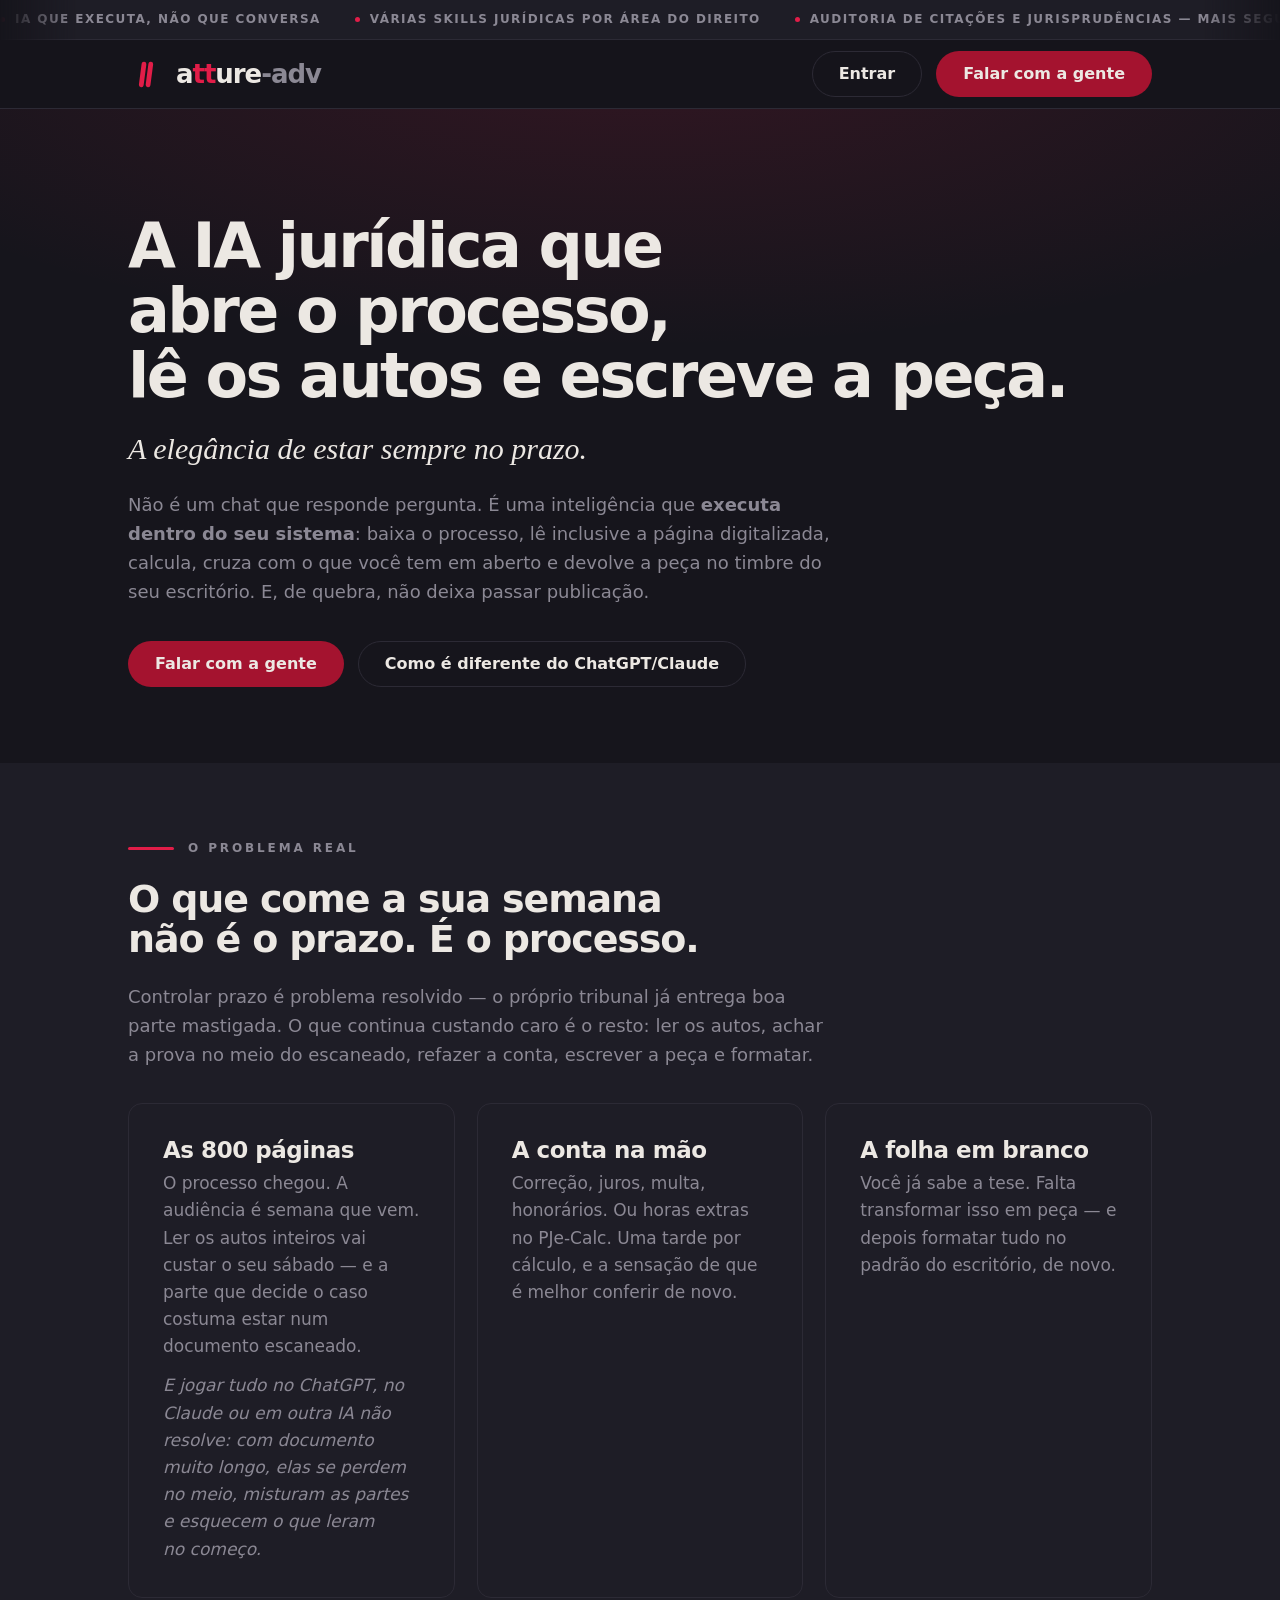
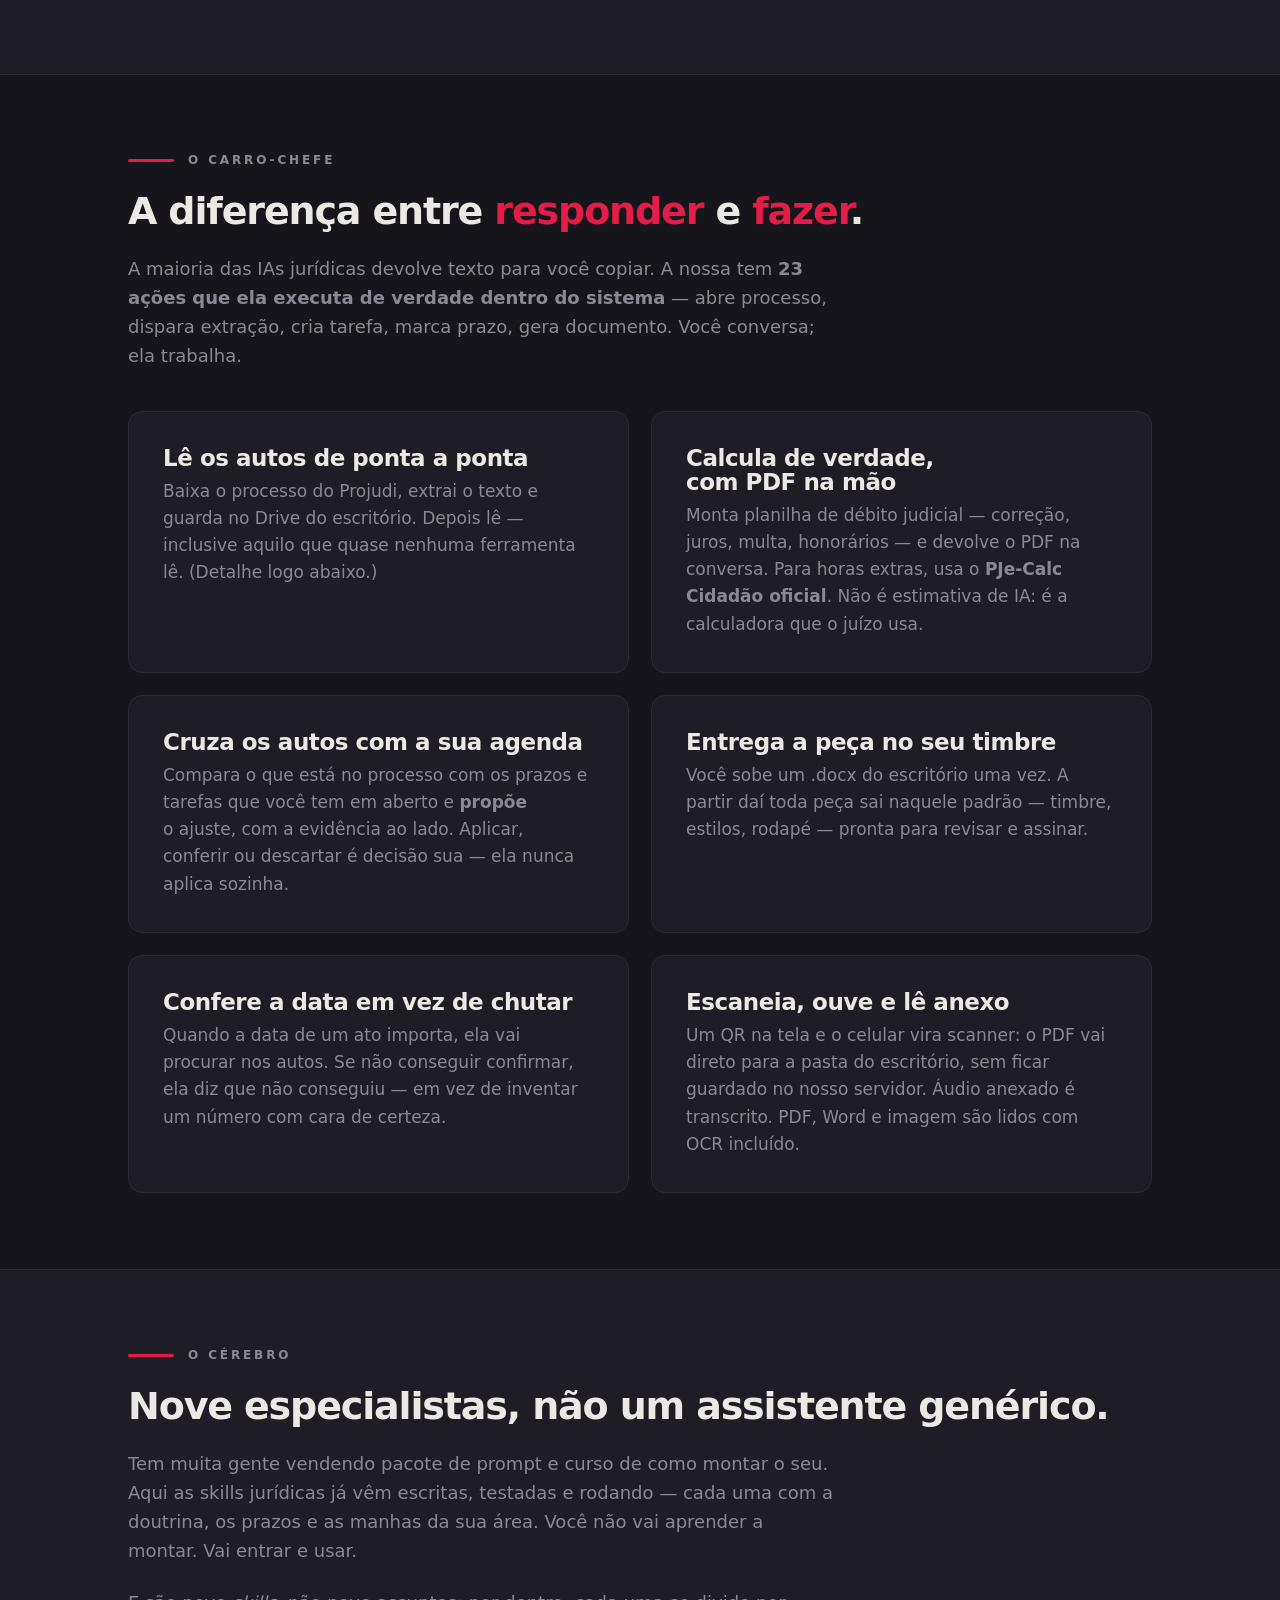
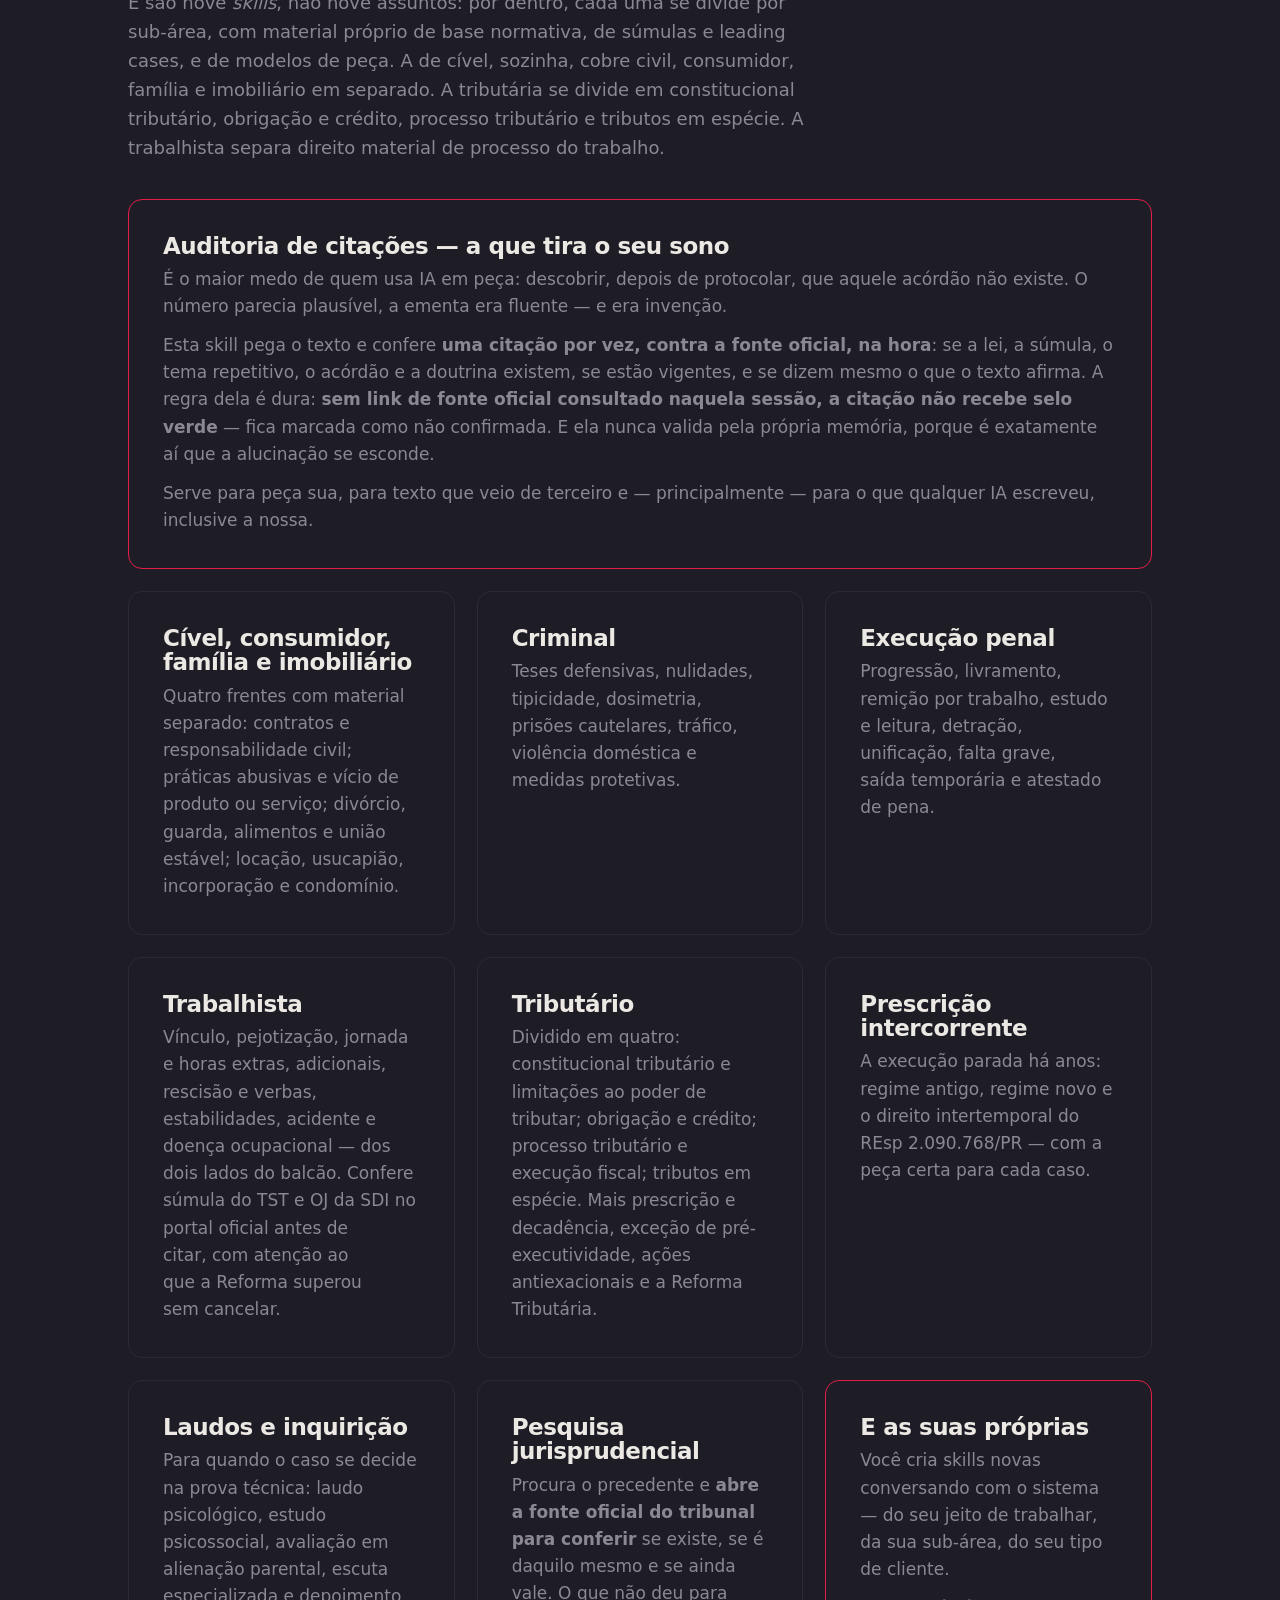
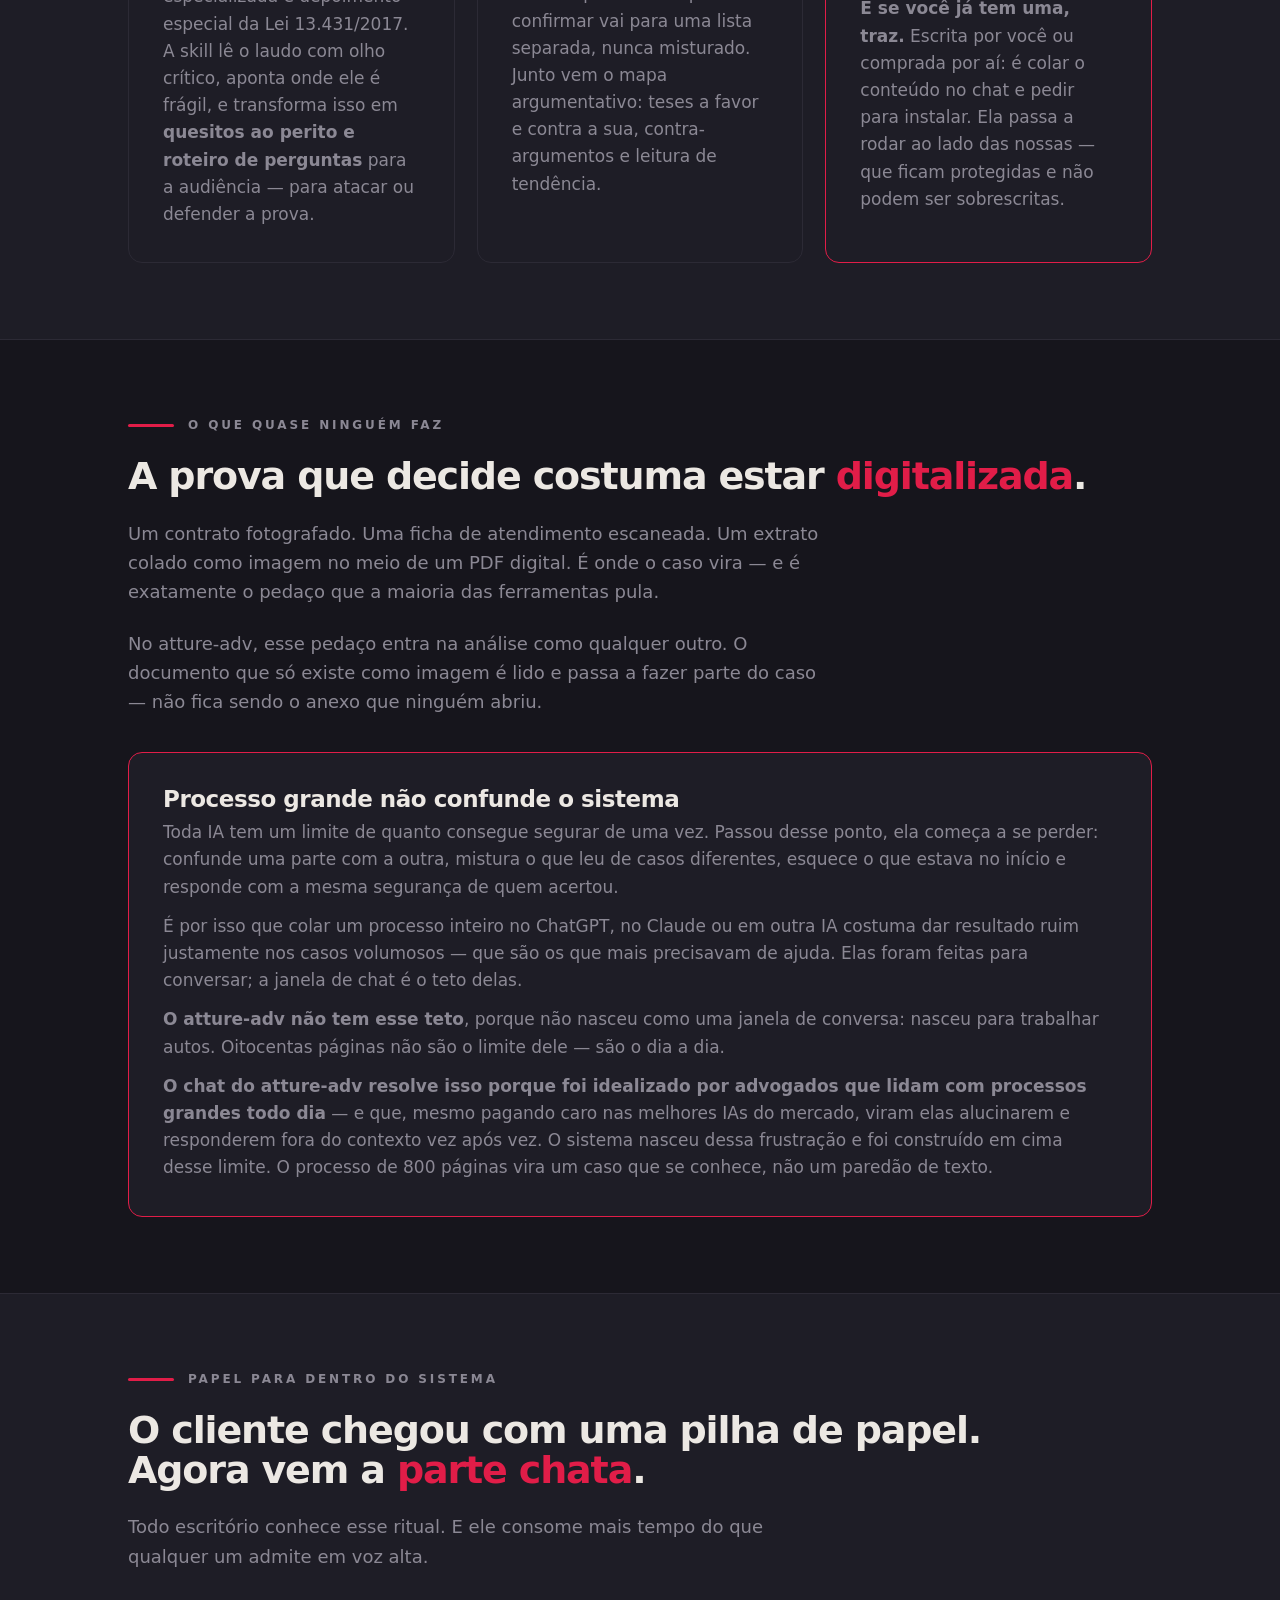
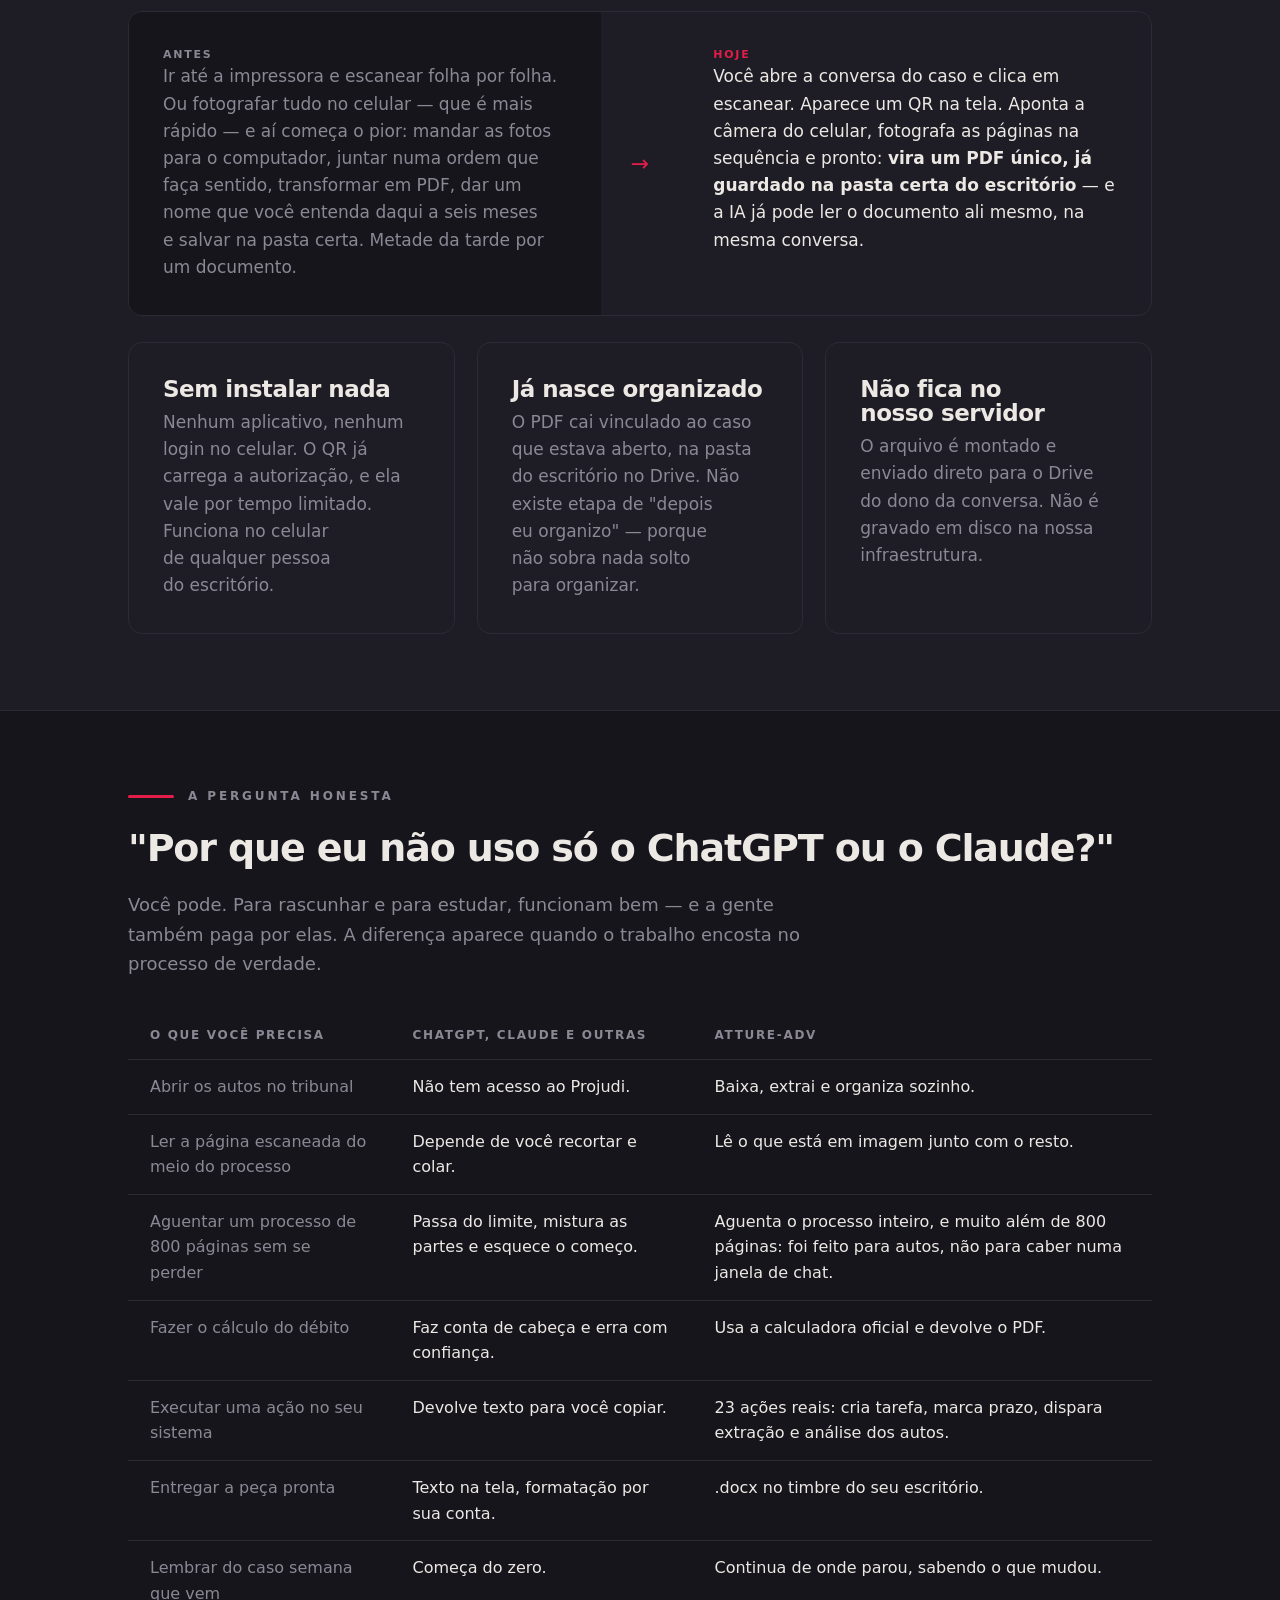
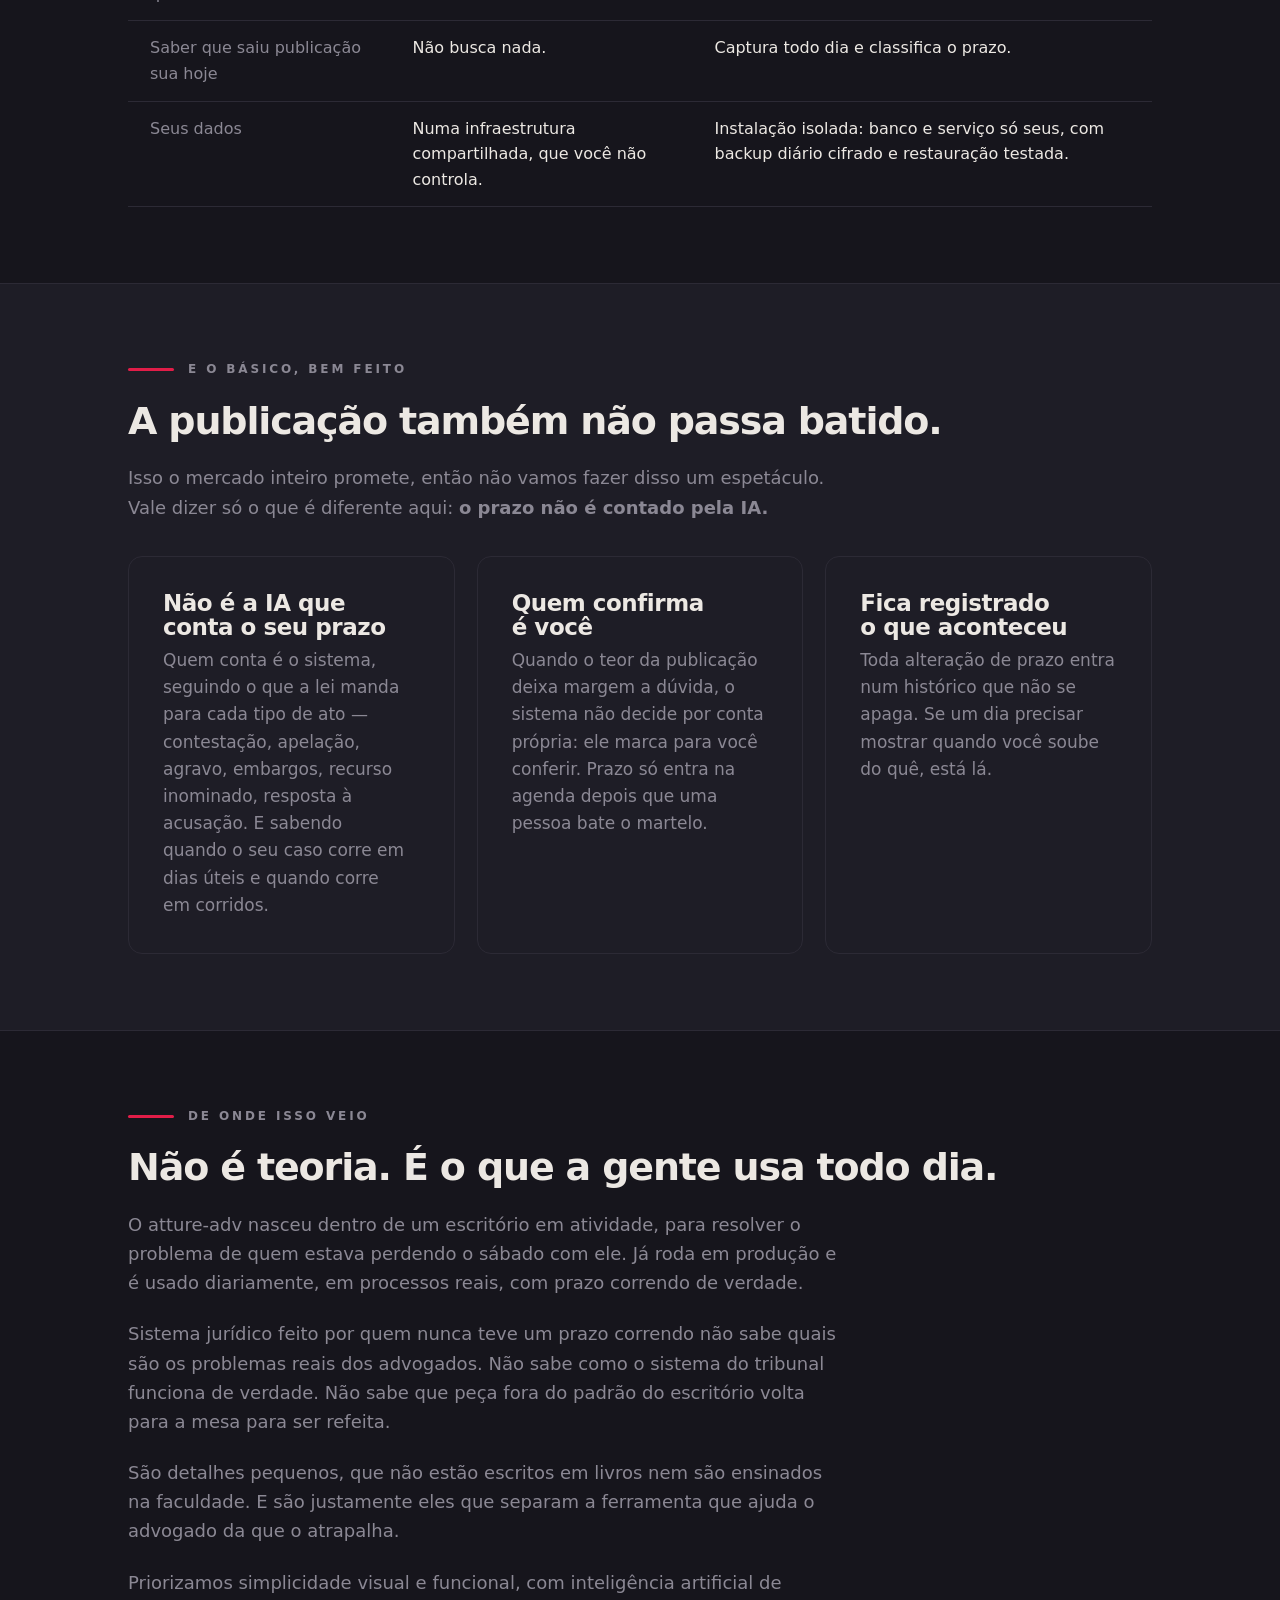
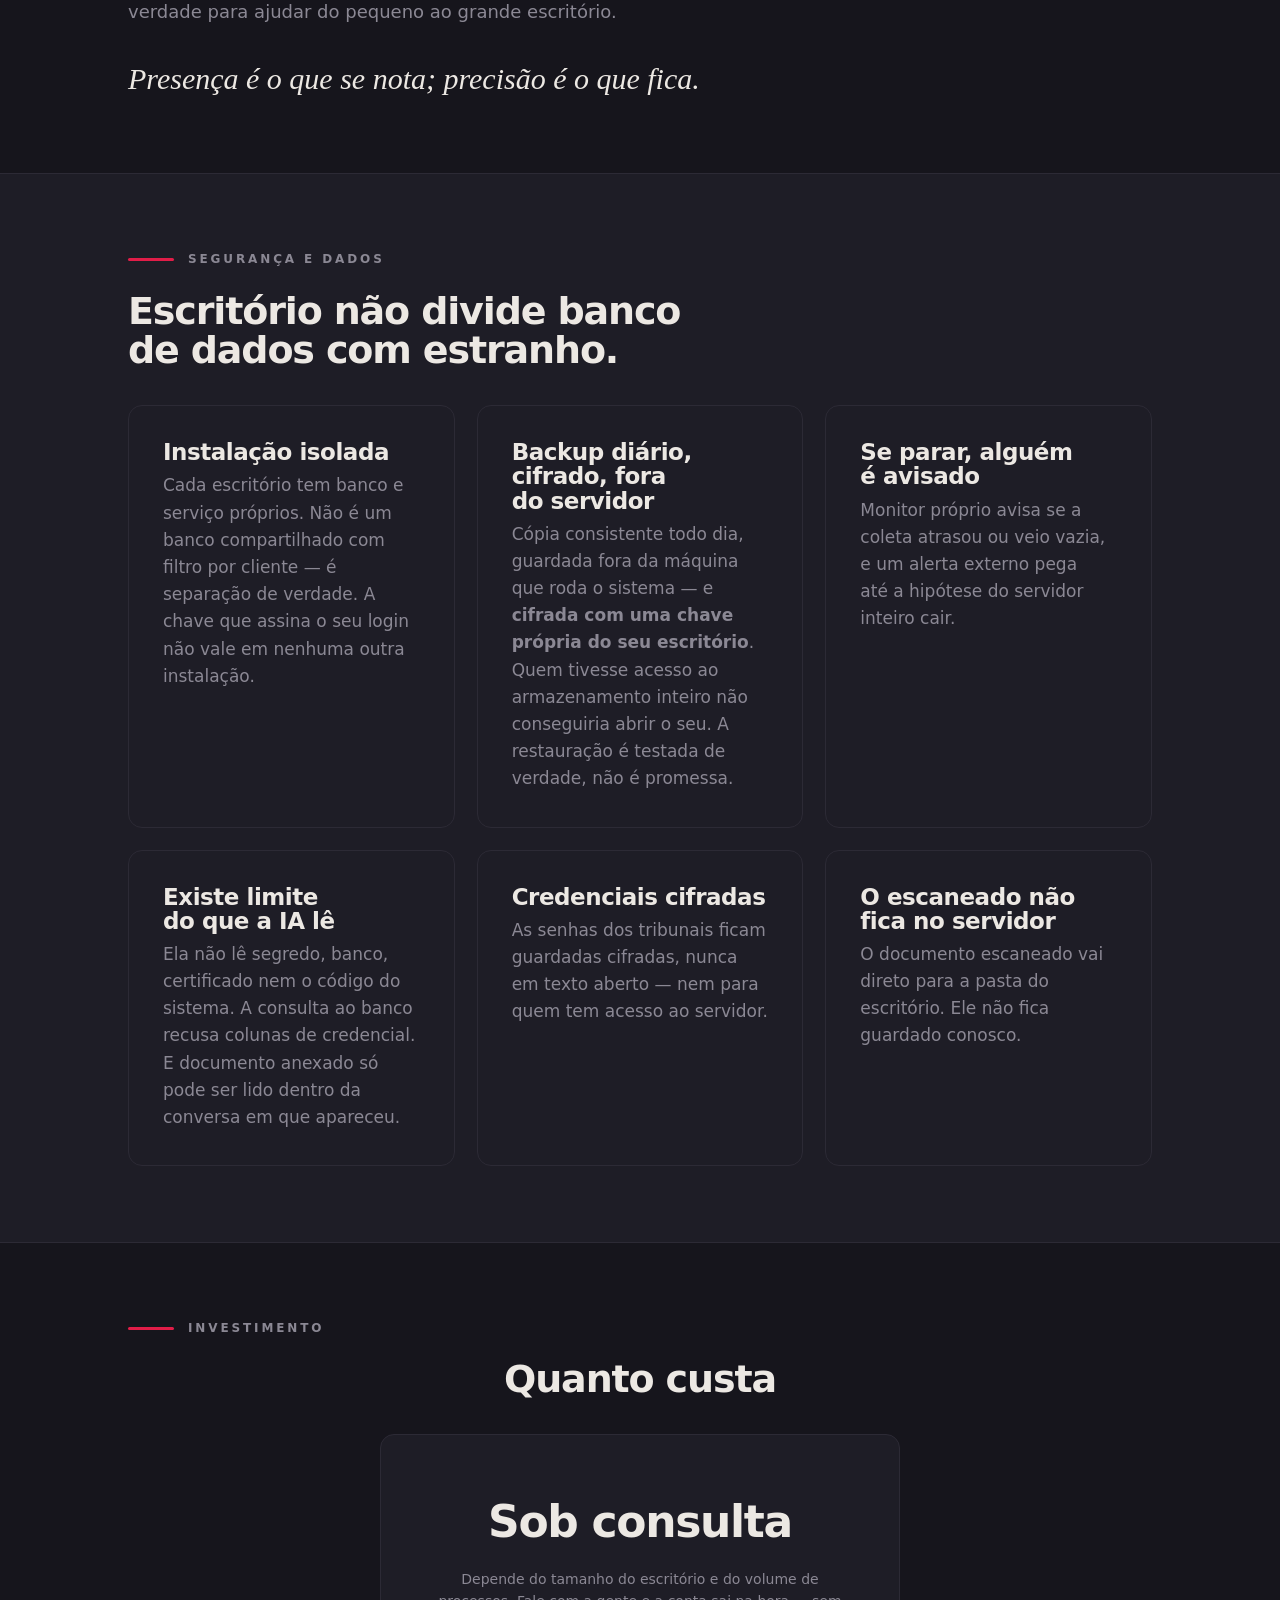
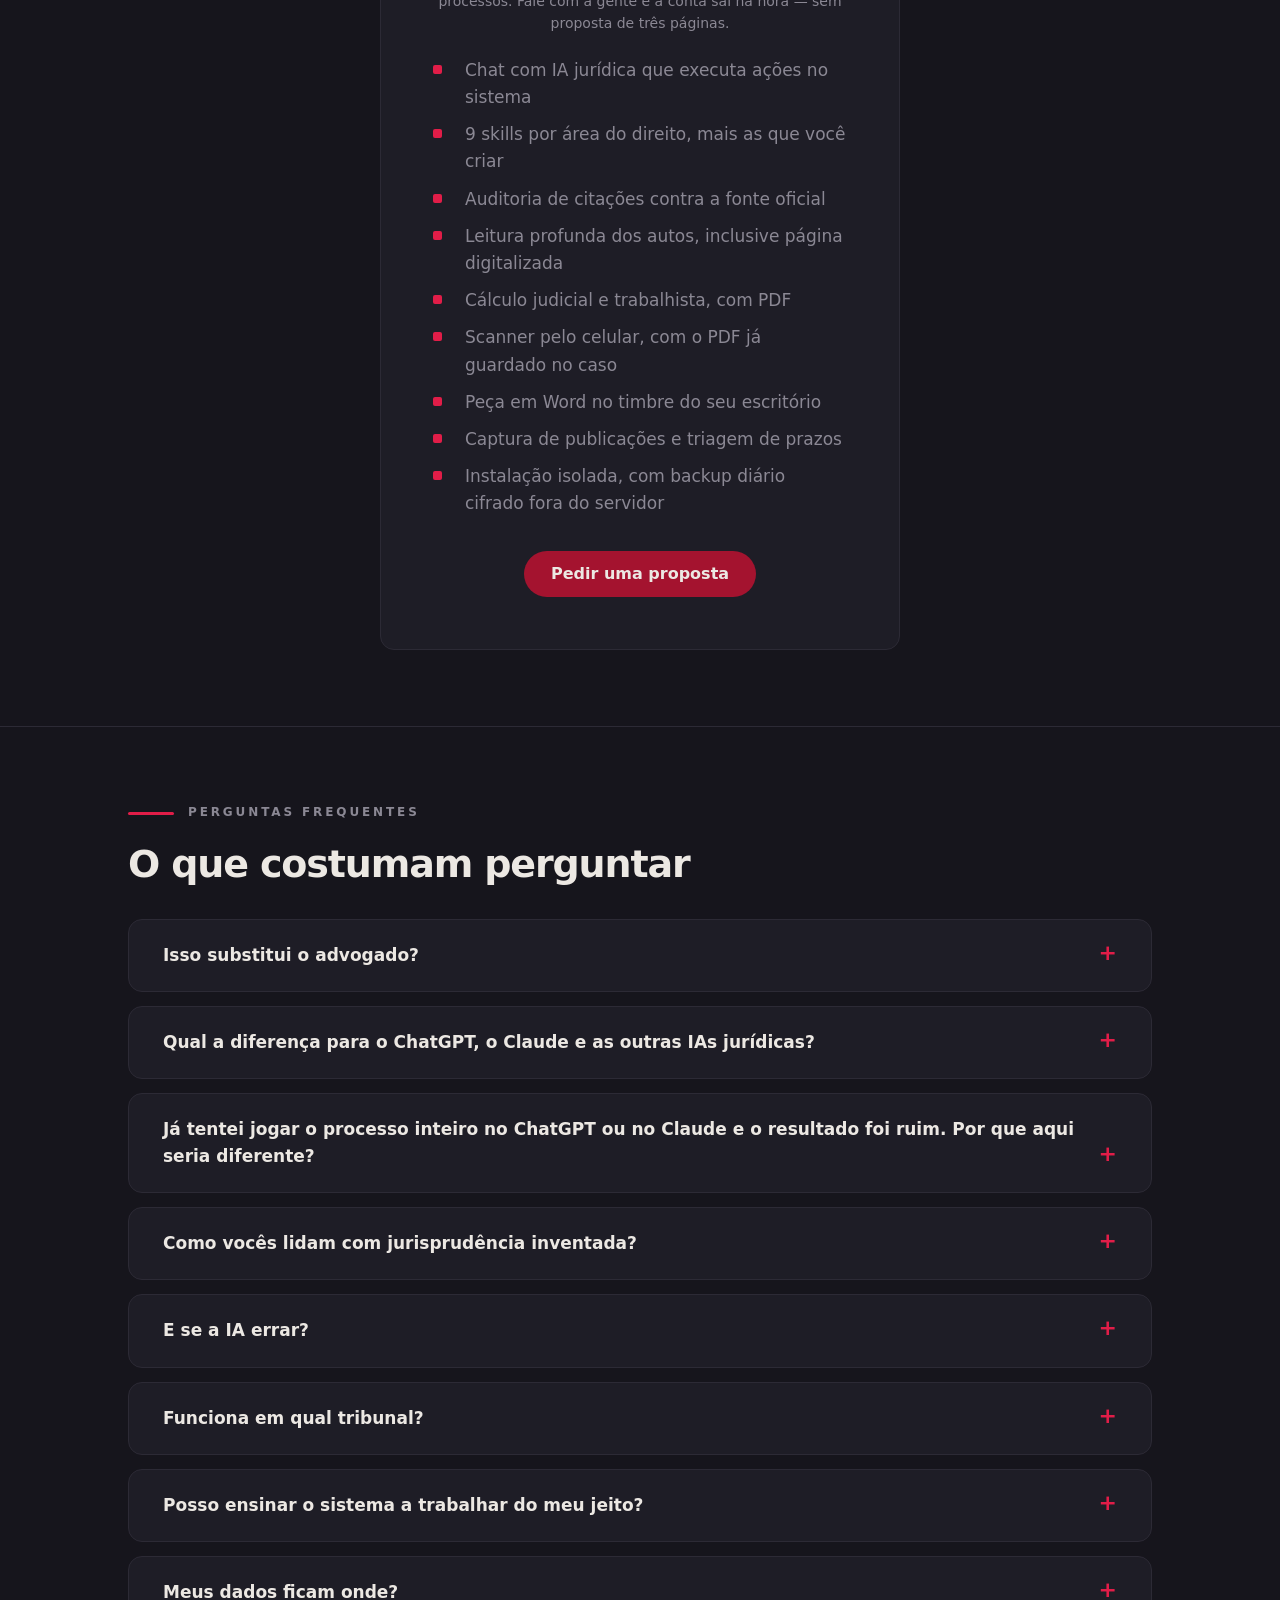
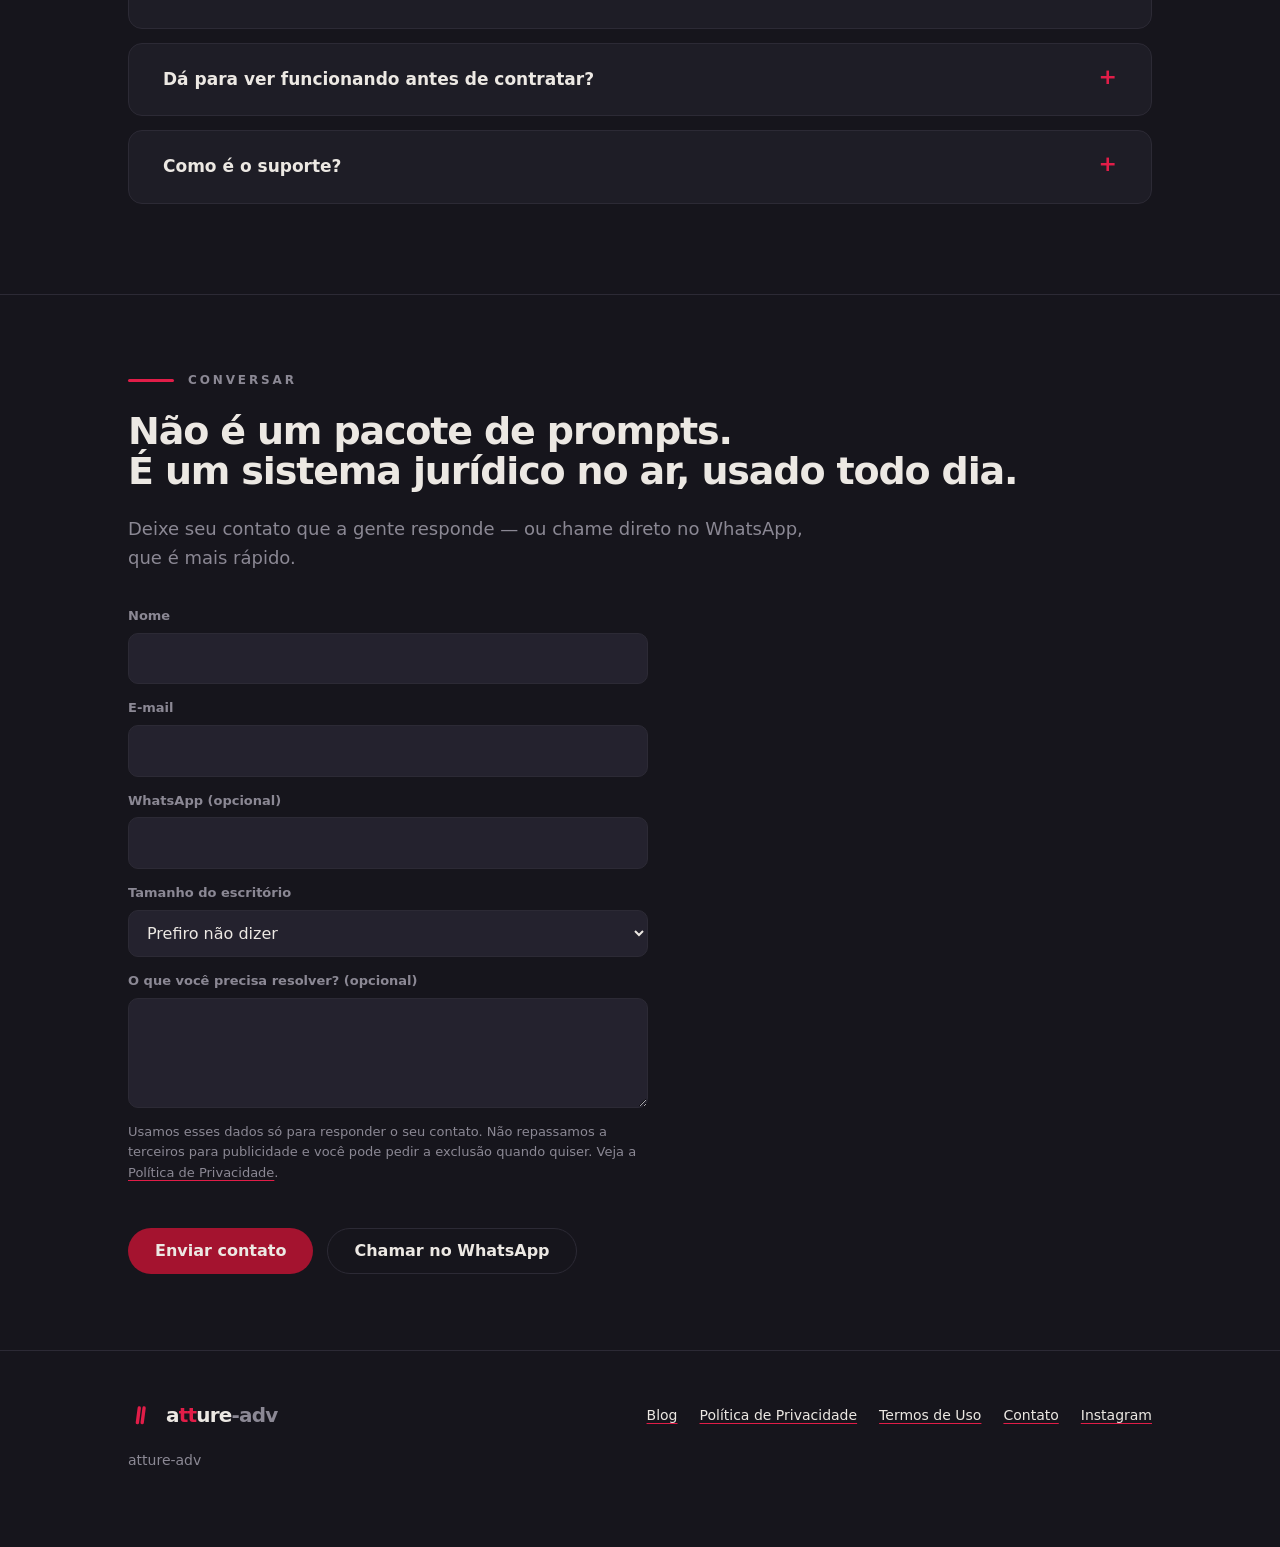
<file: index.html>
<!doctype html>
<html lang="pt-BR">
<head>
<meta charset="utf-8">
<meta name="viewport" content="width=device-width, initial-scale=1">
<title>atture-adv — a IA jurídica que trabalha dentro do processo</title>
<meta name="description" content="Abre os autos, lê até a página digitalizada, calcula, reconcilia com seus prazos e escreve a peça no seu timbre. Uma IA que executa, não que conversa.">
<meta name="theme-color" content="#16151C">
<link rel="canonical" href="https://www.atture-adv.com/">
<link rel="icon" href="assets/favicon.svg" type="image/svg+xml">
<link rel="stylesheet" href="estilo.css">

<!-- Prévia do link. A home é o endereço mais compartilhado (WhatsApp é o
     canal principal de venda) e estava SEM nenhuma destas tags: o link
     aparecia pelado, sem imagem nem título formatado. A URL da imagem tem
     que ser ABSOLUTA — os robôs de prévia não resolvem caminho relativo. -->
<meta property="og:type" content="website">
<meta property="og:site_name" content="atture-adv">
<meta property="og:title" content="atture-adv — a IA jurídica que trabalha dentro do processo">
<meta property="og:description" content="Abre os autos, lê até a página digitalizada, calcula, reconcilia com seus prazos e escreve a peça no seu timbre. Uma IA que executa, não que conversa.">
<meta property="og:url" content="https://www.atture-adv.com/">
<meta property="og:locale" content="pt_BR">
<meta property="og:image" content="https://www.atture-adv.com/assets/home.png">
<meta property="og:image:width" content="1200">
<meta property="og:image:height" content="630">
<meta property="og:image:alt" content="atture-adv — a IA jurídica que abre o processo, lê os autos e escreve a peça">
<meta name="twitter:card" content="summary_large_image">

<script type="application/ld+json">
{
  "@context": "https://schema.org",
  "@type": "SoftwareApplication",
  "name": "atture-adv",
  "url": "https://www.atture-adv.com/",
  "applicationCategory": "BusinessApplication",
  "operatingSystem": "Web",
  "inLanguage": "pt-BR",
  "description": "Sistema jurídico para advogados que abre e lê autos, executa ações no fluxo do escritório, calcula e produz documentos com confirmação humana.",
  "image": "https://www.atture-adv.com/assets/home.png",
  "publisher": {
    "@type": "Organization",
    "name": "atture-adv",
    "url": "https://www.atture-adv.com/"
  }
}
</script>
<script src="config.js?v=4"></script>
</head>
<body>

<!-- ============================================================ 1. PROVAS -->
<div class="provas" aria-label="O que o sistema faz">
  <div class="provas-trilha">
    <div class="provas-grupo">
      <span>IA que executa, não que conversa</span>
      <span>Várias skills jurídicas por área do direito</span>
      <span>Auditoria de citações e jurisprudências — mais segurança ao usar IA</span>
      <span>Lê até a página digitalizada dos autos</span>
      <span>Cálculo judicial com PDF pronto para protocolar</span>
      <span>Escaneia pelo celular direto para o caso</span>
      <span>Peça no timbre e na formatação do seu escritório</span>
      <span>E a publicação, capturada todo dia e analisada por IA</span>
    </div>
    <!-- cópia exata, só para o looping fechar sem emenda; leitor de tela ignora -->
    <div class="provas-grupo" aria-hidden="true">
      <span>IA que executa, não que conversa</span>
      <span>Várias skills jurídicas por área do direito</span>
      <span>Auditoria de citações e jurisprudências — mais segurança ao usar IA</span>
      <span>Lê até a página digitalizada dos autos</span>
      <span>Cálculo judicial com PDF pronto para protocolar</span>
      <span>Escaneia pelo celular direto para o caso</span>
      <span>Peça no timbre e na formatação do seu escritório</span>
      <span>E a publicação, capturada todo dia e analisada por IA</span>
    </div>
  </div>
</div>

<!-- ========================================================= 2. CABEÇALHO -->
<header class="cabecalho">
  <div class="wrap">
    <a href="#topo" class="lockup" style="text-decoration:none" aria-label="atture-adv, início">
      <svg class="simbolo" viewBox="0 0 100 100" aria-hidden="true"><g fill="none" stroke="currentColor" stroke-linecap="round" stroke-width="14"><line x1="39" y1="82" x2="47" y2="21"/><line x1="59" y1="82" x2="67" y2="21"/></g></svg>
      <span class="logotipo">a<span class="tt">tt</span>ure<span class="adv">-adv</span></span>
    </a>
    <nav class="nav-topo">
      <a class="btn btn-secundario js-entrar" href="#" hidden>Entrar</a>
      <a class="btn btn-primario js-contato" href="#falar">Falar com a gente</a>
    </nav>
  </div>
</header>

<main>

<!-- ============================================================== 3. TOPO -->
<section class="topo sem-borda" id="topo">
  <div class="wrap">
    <h1>A IA jurídica que abre o processo,<br>lê os autos e escreve a peça.</h1>
    <p class="manifesto">A elegância de estar sempre no prazo.</p>
    <p class="lead" style="margin-top:22px">
      Não é um chat que responde pergunta. É uma inteligência que <strong>executa
      dentro do seu sistema</strong>: baixa o processo, lê inclusive a página
      digitalizada, calcula, cruza com o que você tem em aberto e devolve a peça
      no timbre do seu escritório. E, de quebra, não deixa passar publicação.
    </p>
    <div class="botoes">
      <a class="btn btn-primario js-contato" href="#falar">Falar com a gente</a>
      <a class="btn btn-secundario" href="#diferenca">Como é diferente do ChatGPT/Claude</a>
    </div>
  </div>
</section>

<!-- =========================================================== 4. PROBLEMA -->
<section class="painel">
  <div class="wrap">
    <p class="eyebrow">O problema real</p>
    <h2>O que come a sua semana não é o prazo. É o processo.</h2>
    <p class="lead">
      Controlar prazo é problema resolvido — o próprio tribunal já entrega boa parte
      mastigada. O que continua custando caro é o resto: ler os autos, achar a prova
      no meio do escaneado, refazer a conta, escrever a peça e formatar.
    </p>
    <div class="grade g3" style="margin-top:34px">
      <div class="cartao">
        <h3>As 800 páginas</h3>
        <p>O processo chegou. A audiência é semana que vem. Ler os autos inteiros vai custar o seu sábado — e a parte que decide o caso costuma estar num documento escaneado.</p>
        <p style="margin-top:12px"><em>E jogar tudo no ChatGPT, no Claude ou em outra IA não resolve: com documento muito longo, elas se perdem no meio, misturam as partes e esquecem o que leram no começo.</em></p>
      </div>
      <div class="cartao">
        <h3>A conta na mão</h3>
        <p>Correção, juros, multa, honorários. Ou horas extras no PJe-Calc. Uma tarde por cálculo, e a sensação de que é melhor conferir de novo.</p>
      </div>
      <div class="cartao">
        <h3>A folha em branco</h3>
        <p>Você já sabe a tese. Falta transformar isso em peça — e depois formatar tudo no padrão do escritório, de novo.</p>
      </div>
    </div>
  </div>
</section>

<!-- ================================================ 5. A IA QUE EXECUTA -->
<section id="ia">
  <div class="wrap">
    <p class="eyebrow">O carro-chefe</p>
    <h2>A diferença entre <span class="destaque">responder</span> e <span class="destaque">fazer</span>.</h2>
    <p class="lead">
      A maioria das IAs jurídicas devolve texto para você copiar. A nossa tem
      <strong>23 ações que ela executa de verdade dentro do sistema</strong> —
      abre processo, dispara extração, cria tarefa, marca prazo, gera documento.
      Você conversa; ela trabalha.
    </p>

    <div class="grade g2" style="margin-top:40px">

      <div class="cartao">
        <h3>Lê os autos de ponta a ponta</h3>
        <p>Baixa o processo do Projudi, extrai o texto e guarda no Drive do escritório. Depois lê — inclusive aquilo que quase nenhuma ferramenta lê. (Detalhe logo abaixo.)</p>
      </div>

      <div class="cartao">
        <h3>Calcula de verdade, com PDF na mão</h3>
        <p>Monta planilha de débito judicial — correção, juros, multa, honorários — e devolve o PDF na conversa. Para horas extras, usa o <strong>PJe-Calc Cidadão oficial</strong>. Não é estimativa de IA: é a calculadora que o juízo usa.</p>
      </div>

      <div class="cartao">
        <h3>Cruza os autos com a sua agenda</h3>
        <p>Compara o que está no processo com os prazos e tarefas que você tem em aberto e <strong>propõe</strong> o ajuste, com a evidência ao lado. Aplicar, conferir ou descartar é decisão sua — ela nunca aplica sozinha.</p>
      </div>

      <div class="cartao">
        <h3>Entrega a peça no seu timbre</h3>
        <p>Você sobe um .docx do escritório uma vez. A partir daí toda peça sai naquele padrão — timbre, estilos, rodapé — pronta para revisar e assinar.</p>
      </div>

      <div class="cartao">
        <h3>Confere a data em vez de chutar</h3>
        <p>Quando a data de um ato importa, ela vai procurar nos autos. Se não conseguir confirmar, ela diz que não conseguiu — em vez de inventar um número com cara de certeza.</p>
      </div>

      <div class="cartao">
        <h3>Escaneia, ouve e lê anexo</h3>
        <p>Um QR na tela e o celular vira scanner: o PDF vai direto para a pasta do escritório, sem ficar guardado no nosso servidor. Áudio anexado é transcrito. PDF, Word e imagem são lidos com OCR incluído.</p>
      </div>

    </div>
  </div>
</section>

<!-- ============================================================ 6. SKILLS -->
<section class="painel" id="skills">
  <div class="wrap">
    <p class="eyebrow">O cérebro</p>
    <h2>Nove especialistas, não um assistente genérico.</h2>
    <p class="lead">
      Tem muita gente vendendo pacote de prompt e curso de como montar o seu. Aqui
      as skills jurídicas já vêm escritas, testadas e rodando — cada uma com a
      doutrina, os prazos e as manhas da sua área. Você não vai aprender a montar.
      Vai entrar e usar.
    </p>
    <p class="lead" style="margin-top:16px">
      E são nove <em>skills</em>, não nove assuntos: por dentro, cada uma se divide
      por sub-área, com material próprio de base normativa, de súmulas e leading
      cases, e de modelos de peça. A de cível, sozinha, cobre civil, consumidor,
      família e imobiliário em separado. A tributária se divide em constitucional
      tributário, obrigação e crédito, processo tributário e tributos em espécie.
      A trabalhista separa direito material de processo do trabalho.
    </p>

    <div class="cartao" style="margin-top:36px;border-color:var(--vermelho)">
      <h3>Auditoria de citações — a que tira o seu sono</h3>
      <p>
        É o maior medo de quem usa IA em peça: descobrir, depois de protocolar, que
        aquele acórdão não existe. O número parecia plausível, a ementa era fluente
        — e era invenção.
      </p>
      <p style="margin-top:12px">
        Esta skill pega o texto e confere <strong>uma citação por vez, contra a fonte
        oficial, na hora</strong>: se a lei, a súmula, o tema repetitivo, o acórdão e
        a doutrina existem, se estão vigentes, e se dizem mesmo o que o texto afirma.
        A regra dela é dura: <strong>sem link de fonte oficial consultado naquela
        sessão, a citação não recebe selo verde</strong> — fica marcada como não
        confirmada. E ela nunca valida pela própria memória, porque é exatamente aí
        que a alucinação se esconde.
      </p>
      <p style="margin-top:12px">
        Serve para peça sua, para texto que veio de terceiro e — principalmente —
        para o que qualquer IA escreveu, inclusive a nossa.
      </p>
    </div>

    <div class="grade g3" style="margin-top:22px">
      <div class="cartao"><h3>Cível, consumidor, família e imobiliário</h3><p>Quatro frentes com material separado: contratos e responsabilidade civil; práticas abusivas e vício de produto ou serviço; divórcio, guarda, alimentos e união estável; locação, usucapião, incorporação e condomínio.</p></div>
      <div class="cartao"><h3>Criminal</h3><p>Teses defensivas, nulidades, tipicidade, dosimetria, prisões cautelares, tráfico, violência doméstica e medidas protetivas.</p></div>
      <div class="cartao"><h3>Execução penal</h3><p>Progressão, livramento, remição por trabalho, estudo e leitura, detração, unificação, falta grave, saída temporária e atestado de pena.</p></div>
      <div class="cartao"><h3>Trabalhista</h3><p>Vínculo, pejotização, jornada e horas extras, adicionais, rescisão e verbas, estabilidades, acidente e doença ocupacional — dos dois lados do balcão. Confere súmula do TST e OJ da SDI no portal oficial antes de citar, com atenção ao que a Reforma superou sem cancelar.</p></div>
      <div class="cartao"><h3>Tributário</h3><p>Dividido em quatro: constitucional tributário e limitações ao poder de tributar; obrigação e crédito; processo tributário e execução fiscal; tributos em espécie. Mais prescrição e decadência, exceção de pré-executividade, ações antiexacionais e a Reforma Tributária.</p></div>
      <div class="cartao"><h3>Prescrição intercorrente</h3><p>A execução parada há anos: regime antigo, regime novo e o direito intertemporal do REsp 2.090.768/PR — com a peça certa para cada caso.</p></div>
    </div>

    <div class="grade g3" style="margin-top:22px">
      <div class="cartao">
        <h3>Laudos e inquirição</h3>
        <p>
          Para quando o caso se decide na prova técnica: laudo psicológico, estudo
          psicossocial, avaliação em alienação parental, escuta especializada e
          depoimento especial da Lei 13.431/2017. A skill lê o laudo com olho crítico,
          aponta onde ele é frágil, e transforma isso em <strong>quesitos ao perito e
          roteiro de perguntas</strong> para a audiência — para atacar ou defender a prova.
        </p>
      </div>
      <div class="cartao">
        <h3>Pesquisa jurisprudencial</h3>
        <p>Procura o precedente e <strong>abre a fonte oficial do tribunal para conferir</strong> se existe, se é daquilo mesmo e se ainda vale. O que não deu para confirmar vai para uma lista separada, nunca misturado. Junto vem o mapa argumentativo: teses a favor e contra a sua, contra-argumentos e leitura de tendência.</p>
      </div>
      <div class="cartao" style="border-color:var(--vermelho)">
        <h3>E as suas próprias</h3>
        <p>Você cria skills novas conversando com o sistema — do seu jeito de trabalhar, da sua sub-área, do seu tipo de cliente.</p>
        <p style="margin-top:12px"><strong>E se você já tem uma, traz.</strong> Escrita por você ou comprada por aí: é colar o conteúdo no chat e pedir para instalar. Ela passa a rodar ao lado das nossas — que ficam protegidas e não podem ser sobrescritas.</p>
      </div>
    </div>
  </div>
</section>

<!-- ====================================================== 7. A EXTRAÇÃO -->
<section>
  <div class="wrap">
    <p class="eyebrow">O que quase ninguém faz</p>
    <h2>A prova que decide costuma estar <span class="destaque">digitalizada</span>.</h2>
    <p class="lead">
      Um contrato fotografado. Uma ficha de atendimento escaneada. Um extrato colado
      como imagem no meio de um PDF digital. É onde o caso vira — e é exatamente o
      pedaço que a maioria das ferramentas pula.
    </p>

    <p class="lead" style="margin-top:22px">
      No atture-adv, esse pedaço entra na análise como qualquer outro. O documento
      que só existe como imagem é lido e passa a fazer parte do caso — não fica
      sendo o anexo que ninguém abriu.
    </p>

    <div class="cartao" style="margin-top:36px;border-color:var(--vermelho)">
      <h3>Processo grande não confunde o sistema</h3>
      <p>
        Toda IA tem um limite de quanto consegue segurar de uma vez. Passou desse
        ponto, ela começa a se perder: confunde uma parte com a outra, mistura o
        que leu de casos diferentes, esquece o que estava no início e responde com
        a mesma segurança de quem acertou.
      </p>
      <p style="margin-top:12px">
        É por isso que colar um processo inteiro no ChatGPT, no Claude ou em outra
        IA costuma dar resultado ruim justamente nos casos volumosos — que são os
        que mais precisavam de ajuda. Elas foram feitas para conversar; a janela
        de chat é o teto delas.
      </p>
      <p style="margin-top:12px">
        <strong>O atture-adv não tem esse teto</strong>, porque não nasceu como
        uma janela de conversa: nasceu para trabalhar autos. Oitocentas páginas
        não são o limite dele — são o dia a dia.
      </p>
      <p style="margin-top:12px">
        <strong>O chat do atture-adv resolve isso porque foi idealizado por
        advogados que lidam com processos grandes todo dia</strong> — e que, mesmo
        pagando caro nas melhores IAs do mercado, viram elas alucinarem e
        responderem fora do contexto vez após vez. O sistema nasceu dessa
        frustração e foi construído em cima desse limite. O processo de 800
        páginas vira um caso que se conhece, não um paredão de texto.
      </p>
    </div>
  </div>
</section>

<!-- ====================================================== 8. SCANNER POR QR -->
<section class="painel" id="scanner">
  <div class="wrap">
    <p class="eyebrow">Papel para dentro do sistema</p>
    <h2>O cliente chegou com uma pilha de papel.<br>Agora vem a <span class="destaque">parte chata</span>.</h2>
    <p class="lead">
      Todo escritório conhece esse ritual. E ele consome mais tempo do que qualquer
      um admite em voz alta.
    </p>

    <div class="antes-hoje" style="margin-top:40px">
      <article class="par">
        <div class="antes">
          <p class="rotulo">Antes</p>
          <p>
            Ir até a impressora e escanear folha por folha. Ou fotografar tudo no
            celular — que é mais rápido — e aí começa o pior: mandar as fotos para
            o computador, juntar numa ordem que faça sentido, transformar em PDF,
            dar um nome que você entenda daqui a seis meses e salvar na pasta certa.
            Metade da tarde por um documento.
          </p>
        </div>
        <div class="seta" aria-hidden="true">→</div>
        <div class="hoje">
          <p class="rotulo">Hoje</p>
          <p>
            Você abre a conversa do caso e clica em escanear. Aparece um QR na tela.
            Aponta a câmera do celular, fotografa as páginas na sequência e pronto:
            <strong>vira um PDF único, já guardado na pasta certa do escritório</strong>
            — e a IA já pode ler o documento ali mesmo, na mesma conversa.
          </p>
        </div>
      </article>
    </div>

    <div class="grade g3" style="margin-top:26px">
      <div class="cartao">
        <h3>Sem instalar nada</h3>
        <p>Nenhum aplicativo, nenhum login no celular. O QR já carrega a autorização, e ela vale por tempo limitado. Funciona no celular de qualquer pessoa do escritório.</p>
      </div>
      <div class="cartao">
        <h3>Já nasce organizado</h3>
        <p>O PDF cai vinculado ao caso que estava aberto, na pasta do escritório no Drive. Não existe etapa de "depois eu organizo" — porque não sobra nada solto para organizar.</p>
      </div>
      <div class="cartao">
        <h3>Não fica no nosso servidor</h3>
        <p>O arquivo é montado e enviado direto para o Drive do dono da conversa. Não é gravado em disco na nossa infraestrutura.</p>
      </div>
    </div>
  </div>
</section>

<!-- ==================================================== 9. VS IA GENÉRICA -->
<section id="diferenca">
  <div class="wrap">
    <p class="eyebrow">A pergunta honesta</p>
    <h2>"Por que eu não uso só o ChatGPT ou o Claude?"</h2>
    <p class="lead">Você pode. Para rascunhar e para estudar, funcionam bem — e a gente também paga por elas. A diferença aparece quando o trabalho encosta no processo de verdade.</p>

    <div class="rolagem" style="margin-top:34px">
      <table class="tabela">
        <thead>
          <tr><th scope="col">O que você precisa</th><th scope="col">ChatGPT, Claude e outras</th><th scope="col">atture-adv</th></tr>
        </thead>
        <tbody>
          <tr><td>Abrir os autos no tribunal</td><td>Não tem acesso ao Projudi.</td><td>Baixa, extrai e organiza sozinho.</td></tr>
          <tr><td>Ler a página escaneada do meio do processo</td><td>Depende de você recortar e colar.</td><td>Lê o que está em imagem junto com o resto.</td></tr>
          <tr><td>Aguentar um processo de 800 páginas sem se perder</td><td>Passa do limite, mistura as partes e esquece o começo.</td><td>Aguenta o processo inteiro, e muito além de 800 páginas: foi feito para autos, não para caber numa janela de chat.</td></tr>
          <tr><td>Fazer o cálculo do débito</td><td>Faz conta de cabeça e erra com confiança.</td><td>Usa a calculadora oficial e devolve o PDF.</td></tr>
          <tr><td>Executar uma ação no seu sistema</td><td>Devolve texto para você copiar.</td><td>23 ações reais: cria tarefa, marca prazo, dispara extração e análise dos autos.</td></tr>
          <tr><td>Entregar a peça pronta</td><td>Texto na tela, formatação por sua conta.</td><td>.docx no timbre do seu escritório.</td></tr>
          <tr><td>Lembrar do caso semana que vem</td><td>Começa do zero.</td><td>Continua de onde parou, sabendo o que mudou.</td></tr>
          <tr><td>Saber que saiu publicação sua hoje</td><td>Não busca nada.</td><td>Captura todo dia e classifica o prazo.</td></tr>
          <tr><td>Seus dados</td><td>Numa infraestrutura compartilhada, que você não controla.</td><td>Instalação isolada: banco e serviço só seus, com backup diário cifrado e restauração testada.</td></tr>
        </tbody>
      </table>
    </div>
  </div>
</section>

<!-- ===================================================== 10. E OS PRAZOS -->
<section class="painel">
  <div class="wrap">
    <p class="eyebrow">E o básico, bem feito</p>
    <h2>A publicação também não passa batido.</h2>
    <p class="lead">
      Isso o mercado inteiro promete, então não vamos fazer disso um espetáculo.
      Vale dizer só o que é diferente aqui: <strong>o prazo não é contado pela IA.</strong>
    </p>

    <div class="grade g3" style="margin-top:34px">
      <div class="cartao">
        <h3>Não é a IA que conta o seu prazo</h3>
        <p>Quem conta é o sistema, seguindo o que a lei manda para cada tipo de ato — contestação, apelação, agravo, embargos, recurso inominado, resposta à acusação. E sabendo quando o seu caso corre em dias úteis e quando corre em corridos.</p>
      </div>
      <div class="cartao">
        <h3>Quem confirma é você</h3>
        <p>Quando o teor da publicação deixa margem a dúvida, o sistema não decide por conta própria: ele marca para você conferir. Prazo só entra na agenda depois que uma pessoa bate o martelo.</p>
      </div>
      <div class="cartao">
        <h3>Fica registrado o que aconteceu</h3>
        <p>Toda alteração de prazo entra num histórico que não se apaga. Se um dia precisar mostrar quando você soube do quê, está lá.</p>
      </div>
    </div>
  </div>
</section>

<!-- ======================================================= 11. QUEM FEZ -->
<section>
  <div class="wrap">
    <p class="eyebrow">De onde isso veio</p>
    <h2>Não é teoria. É o que a gente usa todo dia.</h2>
    <p class="lead">
      O atture-adv nasceu dentro de um escritório em atividade, para resolver o problema
      de quem estava perdendo o sábado com ele. Já roda em produção e é usado
      diariamente, em processos reais, com prazo correndo de verdade.
    </p>
    <p class="lead" style="margin-top:18px">
      Sistema jurídico feito por quem nunca teve um prazo correndo não sabe quais são
      os problemas reais dos advogados. Não sabe como o sistema do tribunal funciona
      de verdade. Não sabe que peça fora do padrão do escritório volta para a mesa
      para ser refeita.
    </p>
    <p class="lead" style="margin-top:18px">
      São detalhes pequenos, que não estão escritos em livros nem são ensinados na
      faculdade. E são justamente eles que separam a ferramenta que ajuda o advogado
      da que o atrapalha.
    </p>
    <p class="lead" style="margin-top:18px">
      Priorizamos simplicidade visual e funcional, com inteligência artificial de
      verdade para ajudar do pequeno ao grande escritório.
    </p>
    <p class="manifesto" style="margin-top:34px">Presença é o que se nota; precisão é o que fica.</p>
  </div>
</section>

<!-- ====================================================== 12. SEGURANÇA -->
<section class="painel">
  <div class="wrap">
    <p class="eyebrow">Segurança e dados</p>
    <h2>Escritório não divide banco de dados com estranho.</h2>
    <div class="grade g3" style="margin-top:34px">
      <div class="cartao">
        <h3>Instalação isolada</h3>
        <p>Cada escritório tem banco e serviço próprios. Não é um banco compartilhado com filtro por cliente — é separação de verdade. A chave que assina o seu login não vale em nenhuma outra instalação.</p>
      </div>
      <div class="cartao">
        <h3>Backup diário, cifrado, fora do servidor</h3>
        <p>Cópia consistente todo dia, guardada fora da máquina que roda o sistema — e <strong>cifrada com uma chave própria do seu escritório</strong>. Quem tivesse acesso ao armazenamento inteiro não conseguiria abrir o seu. A restauração é testada de verdade, não é promessa.</p>
      </div>
      <div class="cartao">
        <h3>Se parar, alguém é avisado</h3>
        <p>Monitor próprio avisa se a coleta atrasou ou veio vazia, e um alerta externo pega até a hipótese do servidor inteiro cair.</p>
      </div>
      <div class="cartao">
        <h3>Existe limite do que a IA lê</h3>
        <p>Ela não lê segredo, banco, certificado nem o código do sistema. A consulta ao banco recusa colunas de credencial. E documento anexado só pode ser lido dentro da conversa em que apareceu.</p>
      </div>
      <div class="cartao">
        <h3>Credenciais cifradas</h3>
        <p>As senhas dos tribunais ficam guardadas cifradas, nunca em texto aberto — nem para quem tem acesso ao servidor.</p>
      </div>
      <div class="cartao">
        <h3>O escaneado não fica no servidor</h3>
        <p>O documento escaneado vai direto para a pasta do escritório. Ele não fica guardado conosco.</p>
      </div>
    </div>
  </div>
</section>

<!-- ========================================================== 13. PLANO -->
<section id="preco">
  <div class="wrap">
    <p class="eyebrow">Investimento</p>
    <h2 style="text-align:center">Quanto custa</h2>
    <div class="plano" style="margin-top:34px">
      <div id="bloco-preco">
        <div class="valor">Sob consulta</div>
        <p class="miudo" style="margin-top:10px">
          Depende do tamanho do escritório e do volume de processos. Fale com a
          gente e a conta sai na hora — sem proposta de três páginas.
        </p>
      </div>
      <ul>
        <li>Chat com IA jurídica que executa ações no sistema</li>
        <li>9 skills por área do direito, mais as que você criar</li>
        <li>Auditoria de citações contra a fonte oficial</li>
        <li>Leitura profunda dos autos, inclusive página digitalizada</li>
        <li>Cálculo judicial e trabalhista, com PDF</li>
        <li>Scanner pelo celular, com o PDF já guardado no caso</li>
        <li>Peça em Word no timbre do seu escritório</li>
        <li>Captura de publicações e triagem de prazos</li>
        <li>Instalação isolada, com backup diário cifrado fora do servidor</li>
      </ul>
      <div class="botoes" style="justify-content:center">
        <a class="btn btn-primario js-contato" href="#falar">Pedir uma proposta</a>

      </div>
    </div>
  </div>
</section>

<!-- ============================================================= 13. FAQ -->
<section>
  <div class="wrap">
    <p class="eyebrow">Perguntas frequentes</p>
    <h2>O que costumam perguntar</h2>
    <div style="margin-top:34px">

      <details>
        <summary>Isso substitui o advogado?</summary>
        <p>Não, e não é para isso. O sistema busca, lê, calcula, organiza e sugere. A decisão profissional, a conferência do prazo e a assinatura da peça continuam sendo suas — inclusive porque a responsabilidade também é.</p>
      </details>

      <details>
        <summary>Qual a diferença para o ChatGPT, o Claude e as outras IAs jurídicas?</summary>
        <p>As outras respondem. Esta executa. Ela abre o processo no tribunal, lê os autos inclusive a parte escaneada, roda o cálculo na calculadora oficial, cria tarefa e prazo no seu sistema, e devolve a peça no seu timbre. São 23 ações reais dentro do sistema, não sugestões para você copiar e colar.</p>
      </details>

      <details>
        <summary>Já tentei jogar o processo inteiro no ChatGPT ou no Claude e o resultado foi ruim. Por que aqui seria diferente?</summary>
        <p>Porque o problema não era o seu prompt — era o tamanho. Toda IA tem um limite de quanto consegue segurar de uma vez, e documento muito longo empurra ela para fora desse limite: aí ela mistura as partes, esquece o que leu no começo e responde errado com cara de certeza. Quanto maior o processo, pior fica — justo quando você mais precisava.</p>
        <p>O chat do atture-adv resolve isso porque foi idealizado por advogados que lidam com processos grandes todo dia — e que, mesmo pagando caro nas melhores IAs do mercado, viram elas alucinarem e responderem fora do contexto vez após vez. O sistema nasceu dessa frustração e foi construído em cima desse limite — é o problema que ele existe para resolver.</p>
      </details>

      <details>
        <summary>Como vocês lidam com jurisprudência inventada?</summary>
        <p>De frente. Existe uma skill só para isso: ela pega o texto — a sua peça, um parecer de terceiro ou algo que qualquer IA escreveu, inclusive a nossa — e confere citação por citação contra a fonte oficial, na hora. Verifica se a lei, a súmula, o tema repetitivo, o acórdão e a doutrina existem, se estão vigentes e se dizem mesmo o que o texto afirma.</p>
        <p><strong>A regra é dura de propósito: sem link de fonte oficial consultado naquela sessão, a citação não recebe selo verde</strong> — fica marcada como não confirmada, e você decide o que fazer. Ela nunca valida pela própria memória, porque é justamente aí que a alucinação se esconde. E se a busca estiver fora do ar, ela entrega o inventário com tudo marcado como não verificável, em vez de fingir que checou.</p>
      </details>

      <details>
        <summary>E se a IA errar?</summary>
        <p>Ela vai errar em algum momento — qualquer uma erra. O sistema foi construído para que isso não vire prazo perdido: <strong>quem conta o prazo não é a IA</strong>; quando o teor deixa margem a dúvida, o sistema marca para você conferir em vez de decidir sozinho; e <strong>a IA nunca altera um prazo por conta própria</strong>. Quando ela cruza os autos com a sua agenda, propõe e espera você decidir — sempre mostrando de onde tirou aquilo.</p>
      </details>

      <details>
        <summary>Funciona em qual tribunal?</summary>
        <p>Hoje o escopo é o Projudi do TJPR. A integração com PJe e Eproc está em desenvolvimento — quando estiver pronta, estará escrita aqui. Enquanto não estiver, não prometemos.</p>
      </details>

      <details>
        <summary>Posso ensinar o sistema a trabalhar do meu jeito?</summary>
        <p>Pode, e é um dos pontos fortes. Você cria as suas próprias skills conversando com o sistema — e, se já tiver uma pronta, escrita por você ou comprada por aí, é só colar o conteúdo no chat e pedir para instalar. Ela roda ao lado das nossas, que ficam protegidas e não podem ser sobrescritas.</p>
        <p>Também dá para subir o .docx do escritório, para que toda peça saia no seu padrão de timbre e estilos.</p>
      </details>

      <details>
        <summary>Meus dados ficam onde?</summary>
        <p>Em infraestrutura própria com HTTPS, e em <strong>instalação isolada</strong>: banco e serviço só seus. Backup diário guardado fora do servidor e cifrado com uma chave própria do seu escritório. Credenciais de tribunal também ficam cifradas.</p>
      </details>

      <details>
        <summary>Dá para ver funcionando antes de contratar?</summary>
        <p>Dá. Chame a gente e mostramos o sistema rodando, com dados fictícios — nenhum processo real de ninguém aparece em demonstração.</p>
      </details>

      <details>
        <summary>Como é o suporte?</summary>
        <p>Direto com quem construiu o sistema, por WhatsApp e e-mail. Não temos central de atendimento nem prazo de resposta contratado — quando tivermos, estará escrito aqui.</p>
      </details>

    </div>
  </div>
</section>

<!-- ======================================================= 14. FECHAMENTO -->
<section id="falar">
  <div class="wrap">
    <p class="eyebrow">Conversar</p>
    <h2>Não é um pacote de prompts.<br>É um sistema jurídico no ar, usado todo dia.</h2>
    <p class="lead">
      Deixe seu contato que a gente responde — ou chame direto no WhatsApp, que é mais rápido.
    </p>

    <form class="form" id="form-contato" style="margin-top:34px" novalidate>
      <div class="campo">
        <label for="nome">Nome</label>
        <input id="nome" name="nome" type="text" required autocomplete="name" maxlength="120">
      </div>
      <div class="campo">
        <label for="email">E-mail</label>
        <input id="email" name="email" type="email" required autocomplete="email" maxlength="160">
      </div>
      <div class="campo">
        <label for="whatsapp">WhatsApp (opcional)</label>
        <input id="whatsapp" name="whatsapp" type="tel" autocomplete="tel" maxlength="30">
      </div>
      <div class="campo">
        <label for="tamanho">Tamanho do escritório</label>
        <select id="tamanho" name="tamanhoEscritorio">
          <option value="">Prefiro não dizer</option>
          <option>Sozinho</option>
          <option>2 a 5 pessoas</option>
          <option>6 a 10 pessoas</option>
          <option>Mais de 10</option>
          <option>Departamento jurídico</option>
        </select>
      </div>
      <div class="campo">
        <label for="mensagem">O que você precisa resolver? (opcional)</label>
        <textarea id="mensagem" name="mensagem" maxlength="2000"></textarea>
      </div>

      <!-- honeypot: humano não vê, robô preenche.
           O nome do campo é contrato com functions/api/contato.js — não mudar. -->
      <div style="position:absolute;left:-9999px" aria-hidden="true">
        <label for="empresa_url">Não preencha este campo</label>
        <input id="empresa_url" name="empresa_url" type="text" tabindex="-1" autocomplete="off">
      </div>

      <p class="aviso-lgpd">
        Usamos esses dados só para responder o seu contato. Não repassamos a
        terceiros para publicidade e você pode pedir a exclusão quando quiser.
        Veja a <a href="privacidade.html">Política de Privacidade</a>.
      </p>

      <div class="botoes" style="margin-top:8px">
        <button class="btn btn-primario" type="submit">Enviar contato</button>
        <a class="btn btn-secundario js-contato" href="#" hidden>Chamar no WhatsApp</a>
      </div>
      <p id="form-erro" class="miudo" role="alert" hidden></p>
    </form>
  </div>
</section>

</main>

<!-- =========================================================== 15. RODAPÉ -->
<footer class="rodape">
  <div class="wrap">
    <div class="lockup">
      <svg class="simbolo" viewBox="0 0 100 100" aria-hidden="true"><g fill="none" stroke="currentColor" stroke-linecap="round" stroke-width="14"><line x1="39" y1="82" x2="47" y2="21"/><line x1="59" y1="82" x2="67" y2="21"/></g></svg>
      <span class="logotipo">a<span class="tt">tt</span>ure<span class="adv">-adv</span></span>
    </div>
    <nav class="links">
      <a href="blog/">Blog</a>
      <a href="privacidade.html">Política de Privacidade</a>
      <a href="termos.html">Termos de Uso</a>
      <a id="rodape-email" href="#">Contato</a>
      <a id="rodape-instagram" href="#" rel="noopener" target="_blank" hidden>Instagram</a>
      <a id="rodape-linkedin" href="#" rel="noopener" target="_blank" hidden>LinkedIn</a>
      <a id="rodape-youtube" href="#" rel="noopener" target="_blank" hidden>YouTube</a>
    </nav>
    <p class="miudo" id="rodape-empresa" style="width:100%;margin:0"></p>
  </div>
</footer>

<script>
(function () {
  var C = window.ATTURE || {};

  /* --- botão "Entrar": só existe se houver destino de login configurado --- */
  var entrar = document.querySelector(".js-entrar");
  if (entrar && C.links && C.links.sistema) {
    entrar.href = C.links.sistema;
    entrar.hidden = false;
  }

  /* --- WhatsApp: se houver número, os botões de contato viram wa.me;
         se não houver, continuam levando ao formulário (nunca a lugar nenhum) --- */
  var wa = typeof C.linkWhatsApp === "function" ? C.linkWhatsApp() : null;
  if (wa) {
    document.querySelectorAll(".js-contato").forEach(function (a) {
      a.href = wa;
      a.rel = "noopener";
      a.target = "_blank";
      a.hidden = false;
    });
  }

  /* --- rodapé: e-mail e identificação (omite a linha do CNPJ se estiver vazia) --- */
  var mail = document.getElementById("rodape-email");
  if (mail && typeof C.linkEmail === "function") mail.href = C.linkEmail("Contato pelo site");

  /* --- redes sociais: cada link só existe se estiver preenchido no config.
         Ícone que leva a 404 é pior que ícone nenhum. --- */
  ["instagram", "linkedin", "youtube"].forEach(function (rede) {
    var el = document.getElementById("rodape-" + rede);
    var url = C.links && C.links[rede];
    if (el && url) { el.href = url; el.hidden = false; }
  });

  var emp = document.getElementById("rodape-empresa");
  if (emp) {
    var nome = (C.empresa && C.empresa.nome) || "atture-adv";
    var doc = (C.empresa && C.empresa.identificacao) || "";
    emp.textContent = doc ? nome + " · CNPJ " + doc : nome;
  }

  /* --- preço: enquanto não houver valor, fica "sob consulta" --- */
  if (typeof C.temPreco === "function" && C.temPreco()) {
    var bloco = document.getElementById("bloco-preco");
    if (bloco) {
      bloco.innerHTML =
        '<div class="valor">' + C.precoFormatado() + "</div>" +
        '<p class="miudo" style="margin-top:6px">por ' + (C.preco.ciclo || "mês") + "</p>";
    }
  }

  /* --- formulário --- */
  var form = document.getElementById("form-contato");
  var erro = document.getElementById("form-erro");

  function falhar(msg) {
    if (!erro) return;
    var alternativa = wa
      ? ' Ou chame no WhatsApp: <a href="' + wa + '">clique aqui</a>.'
      : ' Ou escreva direto para <a href="' + (typeof C.linkEmail === "function" ? C.linkEmail("Contato pelo site") : "#") + '">' +
        ((C.email && C.email.contato) || "") + "</a>.";
    erro.innerHTML = msg + alternativa;
    erro.hidden = false;
  }

  if (form) {
    form.addEventListener("submit", function (ev) {
      ev.preventDefault();
      if (erro) erro.hidden = true;

      var botao = form.querySelector('button[type="submit"]');
      var dados = {};
      new FormData(form).forEach(function (v, k) { dados[k] = String(v); });

      if (!dados.nome || !dados.email) {
        falhar("Preencha ao menos nome e e-mail.");
        return;
      }

      if (botao) { botao.disabled = true; botao.textContent = "Enviando…"; }

      fetch("/api/contato", {
        method: "POST",
        headers: { "Content-Type": "application/json" },
        body: JSON.stringify(dados)
      })
        .then(function (r) { return r.json().catch(function () { return { ok: false }; }); })
        .then(function (j) {
          if (j && j.ok) { window.location.href = "obrigado.html"; return; }
          throw new Error((j && j.erro) || "falhou");
        })
        .catch(function () {
          falhar("Não consegui enviar agora.");
          if (botao) { botao.disabled = false; botao.textContent = "Enviar contato"; }
        });
    });
  }
})();
</script>

</body>
</html>
</file>
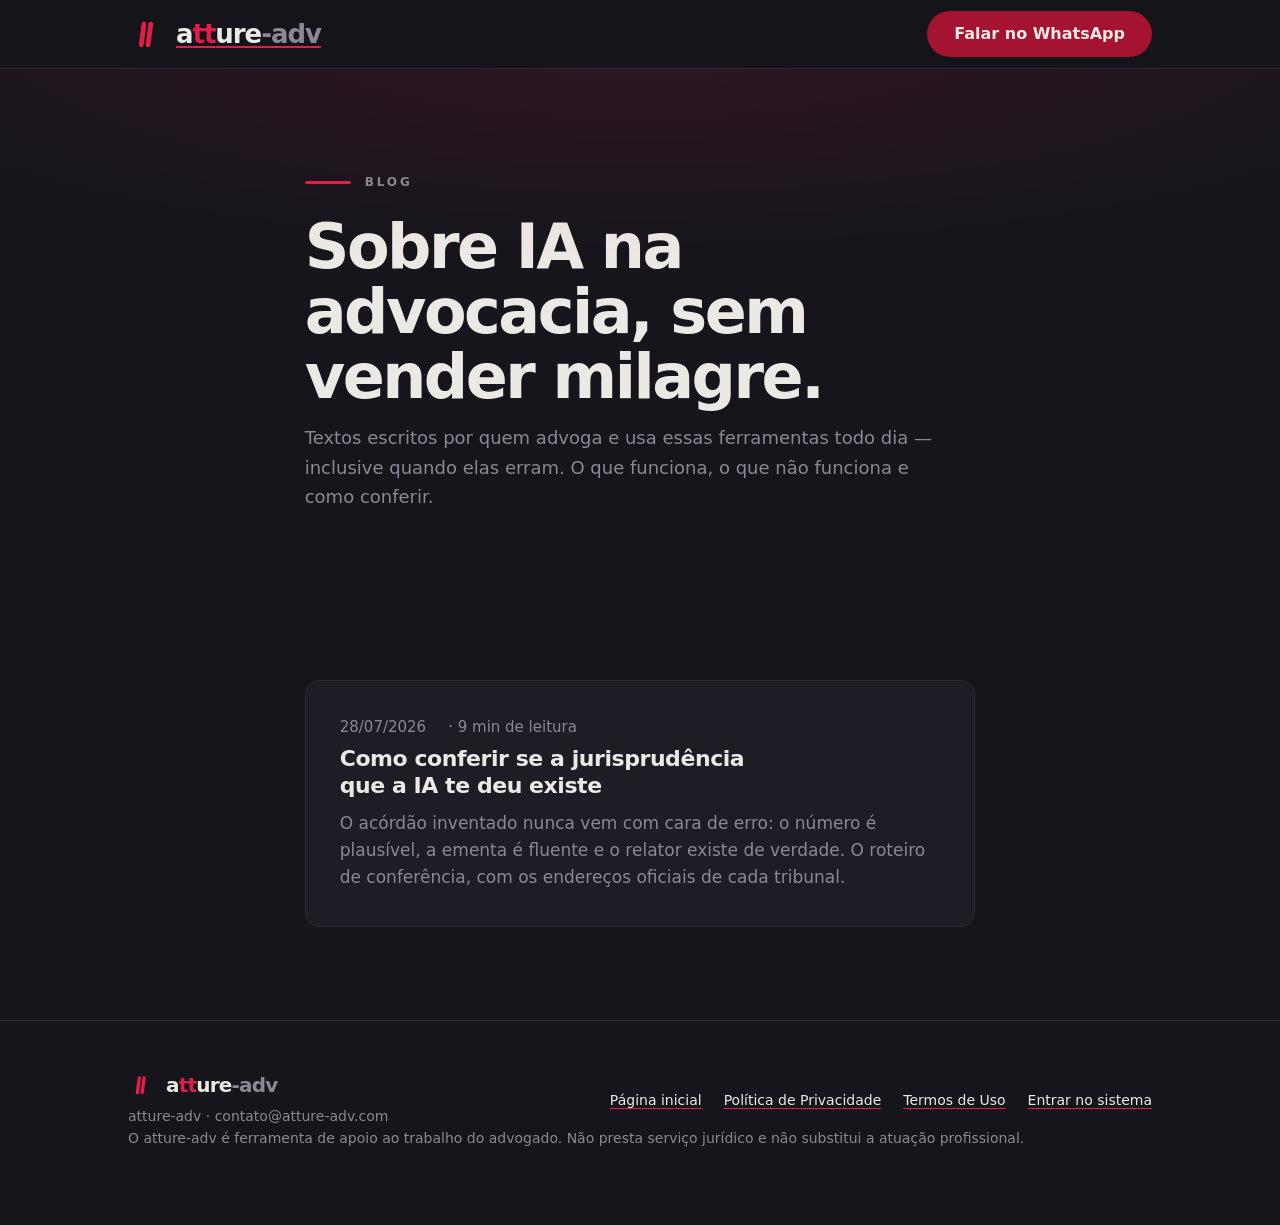
<file: blog/index.html>
<!doctype html>
<html lang="pt-BR">
<head>
  <meta charset="UTF-8">
  <meta name="viewport" content="width=device-width, initial-scale=1">
  <title>Blog — atture-adv</title>
  <meta name="description" content="Textos práticos sobre inteligência artificial na advocacia: como conferir jurisprudência, como não confiar demais na IA e o que muda no dia a dia de quem trabalha com processo.">
  <meta name="theme-color" content="#16151C">
  <link rel="canonical" href="https://www.atture-adv.com/blog/">
  <link rel="icon" href="../assets/favicon.svg" type="image/svg+xml">
  <link rel="stylesheet" href="../estilo.css">

  <meta property="og:type" content="website">
  <meta property="og:site_name" content="atture-adv">
  <meta property="og:title" content="Blog — atture-adv">
  <meta property="og:description" content="Textos práticos sobre inteligência artificial na advocacia, escritos por quem advoga.">
  <meta property="og:url" content="https://www.atture-adv.com/blog/">
  <meta property="og:locale" content="pt_BR">
  <!-- URL absoluta: os robôs de prévia não resolvem caminho relativo. -->
  <meta property="og:image" content="https://www.atture-adv.com/assets/blog/blog.png">
  <meta property="og:image:width" content="1200">
  <meta property="og:image:height" content="630">
  <meta property="og:image:alt" content="Blog do atture-adv — sobre IA na advocacia, sem vender milagre">
  <meta name="twitter:card" content="summary_large_image">

  <script src="../config.js?v=4"></script>
</head>
<body>

  <header class="cabecalho">
    <div class="wrap">
      <a href="../index.html" class="lockup" aria-label="atture-adv — página inicial">
        <svg class="simbolo" viewBox="0 0 100 100" role="img" aria-label="atture-adv">
          <g fill="none" stroke="currentColor" stroke-linecap="round" stroke-width="14">
            <line x1="39" y1="82" x2="47" y2="21"/>
            <line x1="59" y1="82" x2="67" y2="21"/>
          </g>
        </svg>
        <span class="logotipo">a<span class="tt">tt</span>ure<span class="adv">-adv</span></span>
      </a>
      <a id="cta-topo" hidden></a>
    </div>
  </header>

  <main>
    <section class="topo sem-borda">
      <div class="wrap-texto">
        <p class="eyebrow">BLOG</p>
        <h1>Sobre IA na advocacia, sem vender milagre.</h1>
        <p class="lead">Textos escritos por quem advoga e usa essas ferramentas todo dia — inclusive quando elas erram. O que funciona, o que não funciona e como conferir.</p>
      </div>
    </section>

    <section>
      <div class="wrap-texto">
        <ul class="lista-posts">

          <li class="post-cartao">
            <p class="artigo-meta"><time datetime="2026-07-28">28/07/2026</time> · 9 min de leitura</p>
            <h2><a href="conferir-jurisprudencia-inventada-por-ia">Como conferir se a jurisprudência que a IA te deu existe</a></h2>
            <p>O acórdão inventado nunca vem com cara de erro: o número é plausível, a ementa é fluente e o relator existe de verdade. O roteiro de conferência, com os endereços oficiais de cada tribunal.</p>
          </li>

        </ul>
      </div>
    </section>
  </main>

  <footer class="rodape">
    <div class="wrap">
      <div>
        <span class="lockup">
          <svg class="simbolo" viewBox="0 0 100 100" role="img" aria-label="atture-adv">
            <g fill="none" stroke="currentColor" stroke-linecap="round" stroke-width="14">
              <line x1="39" y1="82" x2="47" y2="21"/>
              <line x1="59" y1="82" x2="67" y2="21"/>
            </g>
          </svg>
          <span class="logotipo">a<span class="tt">tt</span>ure<span class="adv">-adv</span></span>
        </span>
        <p class="miudo" id="rodape-identificacao"></p>
      </div>
      <div class="links">
        <a href="../index.html">Página inicial</a>
        <a href="../privacidade.html">Política de Privacidade</a>
        <a href="../termos.html">Termos de Uso</a>
        <a id="rodape-sistema" href="#" hidden>Entrar no sistema</a>
      </div>
    </div>
    <div class="wrap">
      <p class="miudo">O atture-adv é ferramenta de apoio ao trabalho do advogado. Não presta serviço jurídico e não substitui a atuação profissional.</p>
    </div>
  </footer>

  <script>
    (function () {
      var emp = window.ATTURE.empresa || {};
      var email = (window.ATTURE.email && window.ATTURE.email.contato) || "";

      var linkWhats = window.ATTURE.linkWhatsApp("Olá! Cheguei pelo blog do atture-adv e quero saber mais.");
      var topo = document.getElementById("cta-topo");
      if (linkWhats) {
        topo.href = linkWhats;
        topo.textContent = "Falar no WhatsApp";
        // A classe só entra junto com a revelação — ver comentário no 404.html.
        topo.className = "btn btn-primario";
        topo.hidden = false;
      }

      var partes = [emp.nome || "atture-adv"];
      if (emp.identificacao) partes.push("CNPJ " + emp.identificacao);
      partes.push(email);
      document.getElementById("rodape-identificacao").textContent = partes.join(" · ");

      var linkSistema = window.ATTURE.links && window.ATTURE.links.sistema;
      if (linkSistema) {
        var elSistema = document.getElementById("rodape-sistema");
        elSistema.href = linkSistema;
        elSistema.hidden = false;
      }
    })();
  </script>

</body>
</html>
</file>
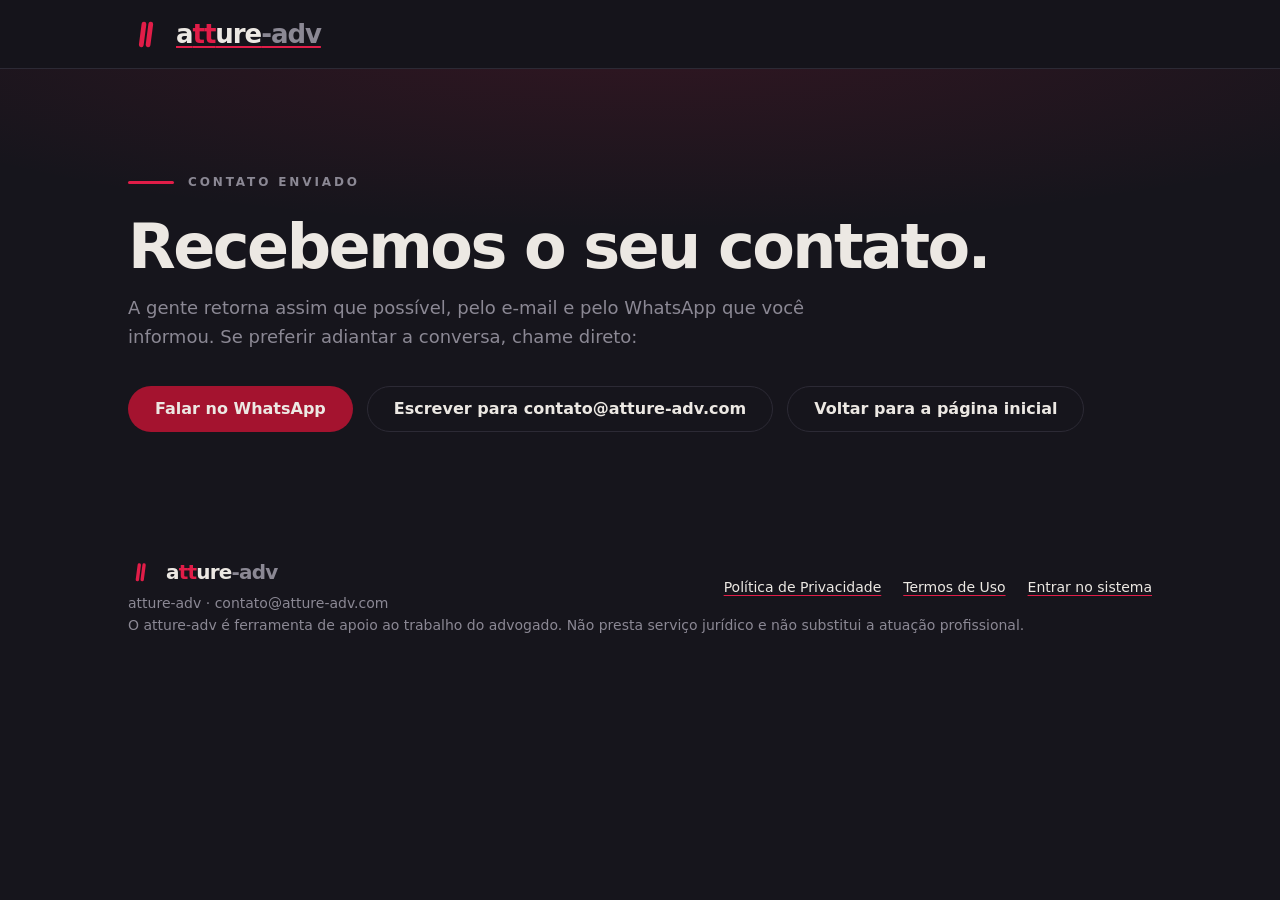
<file: obrigado.html>
<!doctype html>
<html lang="pt-BR">
<head>
  <meta charset="UTF-8">
  <meta name="viewport" content="width=device-width, initial-scale=1">
  <title>Recebemos o seu contato — atture-adv</title>
  <meta name="description" content="Confirmação de envio do formulário de contato do atture-adv.">
  <meta name="theme-color" content="#16151C">
  <link rel="icon" href="assets/favicon.svg" type="image/svg+xml">
  <link rel="stylesheet" href="estilo.css">
  <script src="config.js?v=4"></script>
</head>
<body>

  <header class="cabecalho">
    <div class="wrap">
      <a href="index.html" class="lockup" aria-label="atture-adv — página inicial">
        <svg class="simbolo" viewBox="0 0 100 100" role="img" aria-label="atture-adv">
          <g fill="none" stroke="currentColor" stroke-linecap="round" stroke-width="14">
            <line x1="39" y1="82" x2="47" y2="21"/>
            <line x1="59" y1="82" x2="67" y2="21"/>
          </g>
        </svg>
        <span class="logotipo">a<span class="tt">tt</span>ure<span class="adv">-adv</span></span>
      </a>
    </div>
  </header>

  <main>
    <section class="topo sem-borda">
      <div class="wrap">
        <p class="eyebrow">CONTATO ENVIADO</p>
        <h1>Recebemos o seu contato.</h1>
        <p class="lead">A gente retorna assim que possível, pelo e-mail e pelo WhatsApp que você informou. Se preferir adiantar a conversa, chame direto:</p>
        <div class="botoes">
          <a id="cta-whatsapp" hidden></a>
          <a id="cta-email" class="btn btn-secundario"></a>
          <a href="index.html" class="btn btn-secundario">Voltar para a página inicial</a>
        </div>
      </div>
    </section>
  </main>

  <footer class="rodape">
    <div class="wrap">
      <div>
        <span class="lockup">
          <svg class="simbolo" viewBox="0 0 100 100" role="img" aria-label="atture-adv">
            <g fill="none" stroke="currentColor" stroke-linecap="round" stroke-width="14">
              <line x1="39" y1="82" x2="47" y2="21"/>
              <line x1="59" y1="82" x2="67" y2="21"/>
            </g>
          </svg>
          <span class="logotipo">a<span class="tt">tt</span>ure<span class="adv">-adv</span></span>
        </span>
        <p class="miudo" id="rodape-identificacao"></p>
      </div>
      <div class="links">
        <a href="privacidade.html">Política de Privacidade</a>
        <a href="termos.html">Termos de Uso</a>
        <a id="rodape-sistema" href="#" hidden>Entrar no sistema</a>
      </div>
    </div>
    <div class="wrap">
      <p class="miudo">O atture-adv é ferramenta de apoio ao trabalho do advogado. Não presta serviço jurídico e não substitui a atuação profissional.</p>
    </div>
  </footer>

  <script>
    (function () {
      var emp = window.ATTURE.empresa || {};
      var email = (window.ATTURE.email && window.ATTURE.email.contato) || "";

      // CTA principal: WhatsApp se estiver configurado, senão o e-mail direto
      // — o visitante nunca fica sem uma saída imediata.
      var linkWhats = window.ATTURE.linkWhatsApp("Olá! Acabei de enviar uma mensagem pelo site do atture-adv.");
      var btnWhats = document.getElementById("cta-whatsapp");
      var btnEmail = document.getElementById("cta-email");
      var linkEmailContato = window.ATTURE.linkEmail("Contato pelo site");

      btnEmail.href = linkEmailContato;
      btnEmail.textContent = "Escrever para " + email;

      if (linkWhats) {
        btnWhats.href = linkWhats;
        btnWhats.textContent = "Falar no WhatsApp";
        // A classe só entra junto com a revelação: aplicá-la already no HTML
        // faria o "hidden" perder para o "display: inline-flex" do .btn
        // (regra de autor sempre vence regra do agente de usuário).
        btnWhats.className = "btn btn-primario";
        btnWhats.hidden = false;
      }

      // Rodapé
      var partes = [emp.nome || "atture-adv"];
      if (emp.identificacao) partes.push("CNPJ " + emp.identificacao);
      partes.push(email);
      document.getElementById("rodape-identificacao").textContent = partes.join(" · ");

      var linkSistema = window.ATTURE.links && window.ATTURE.links.sistema;
      if (linkSistema) {
        var elSistema = document.getElementById("rodape-sistema");
        elSistema.href = linkSistema;
        elSistema.hidden = false;
      }
    })();
  </script>

</body>
</html>
</file>
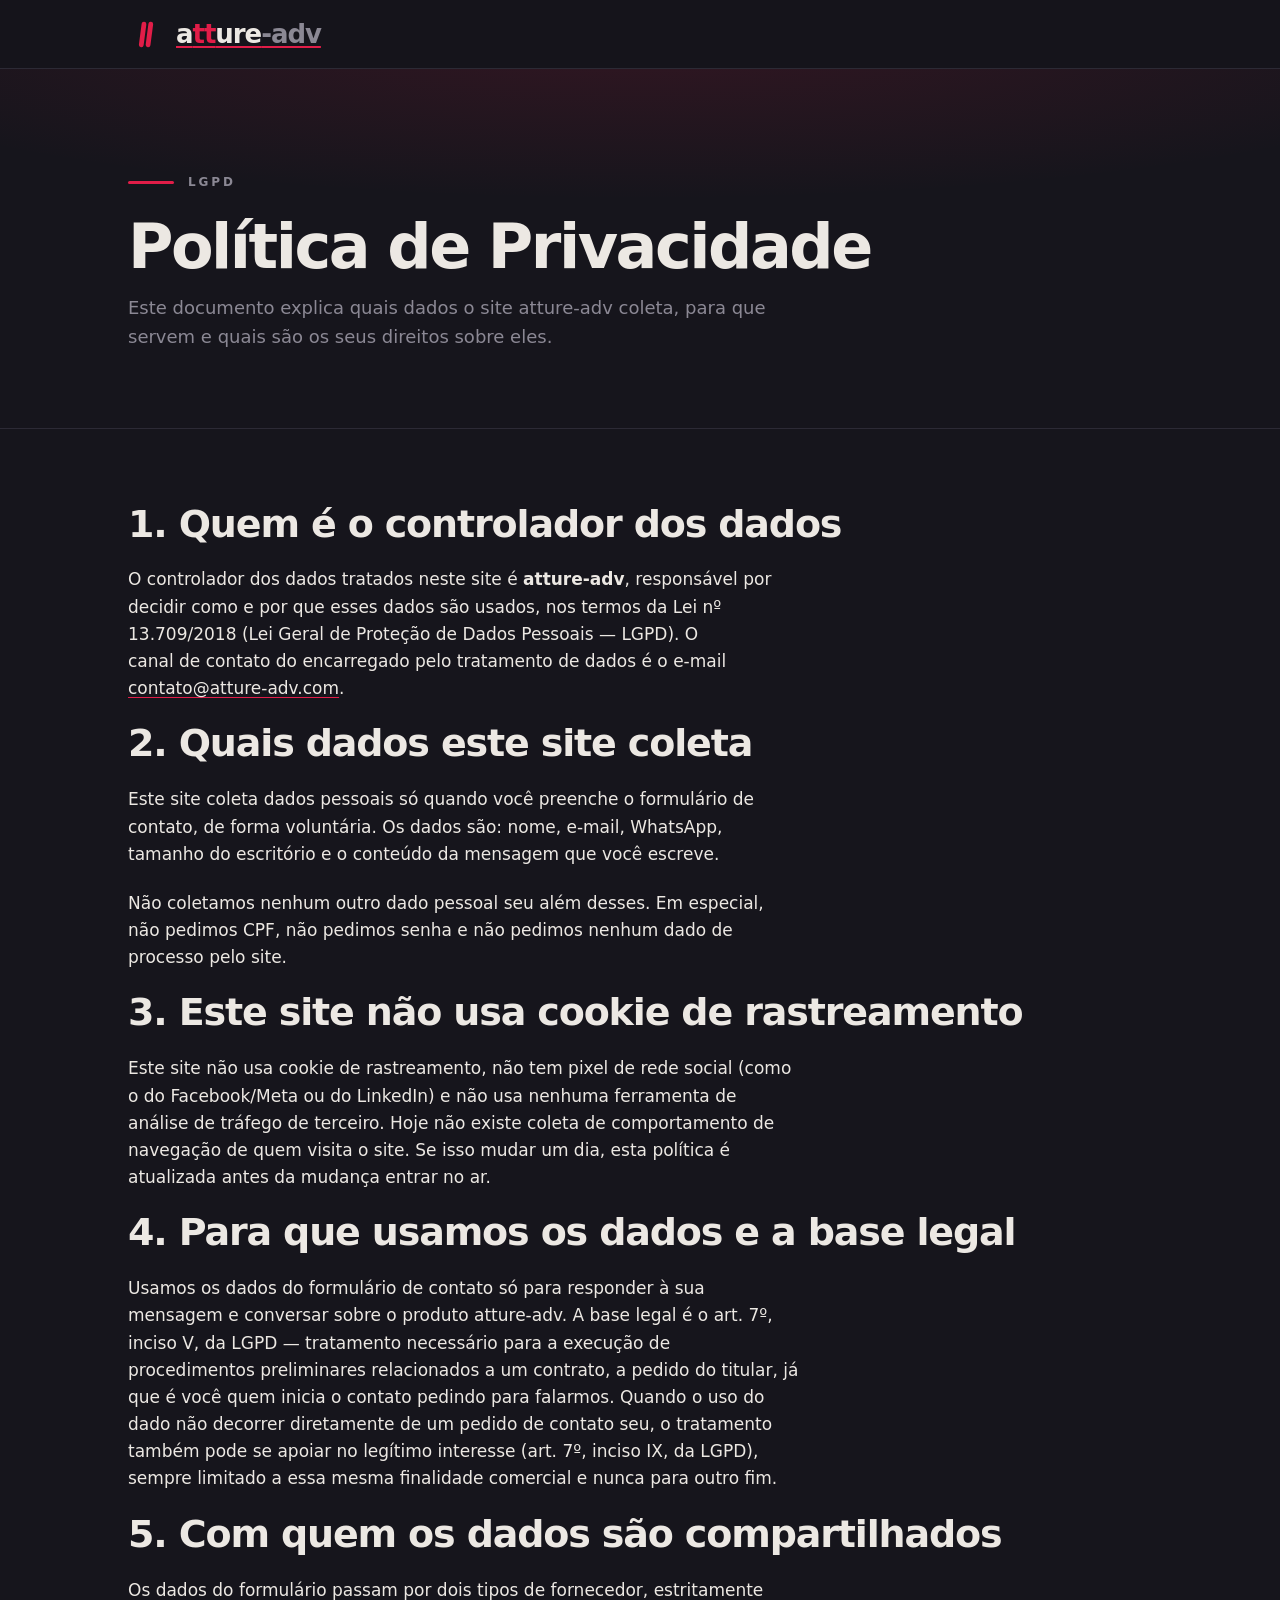
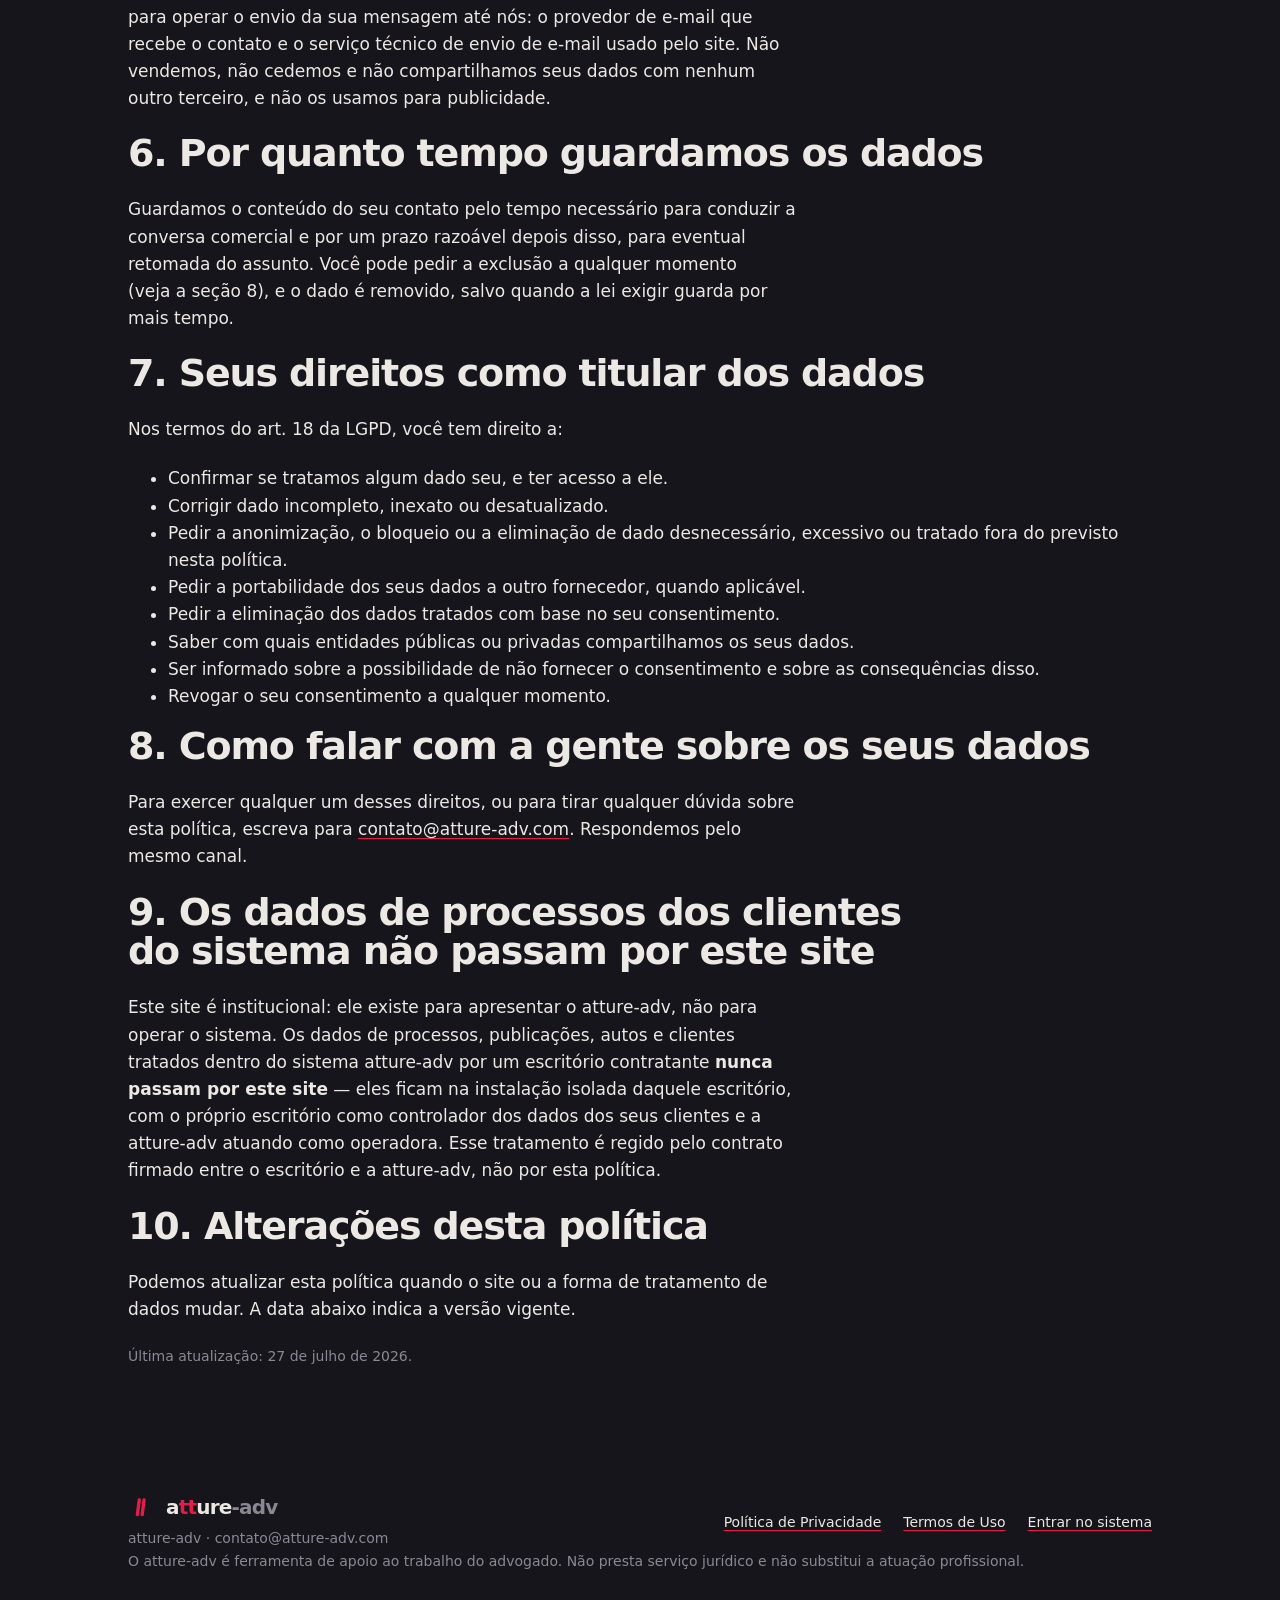
<file: privacidade.html>
<!doctype html>
<html lang="pt-BR">
<head>
  <meta charset="UTF-8">
  <meta name="viewport" content="width=device-width, initial-scale=1">
  <title>Política de Privacidade — atture-adv</title>
  <meta name="description" content="Como o site atture-adv trata os dados de quem preenche o formulário de contato, conforme a LGPD.">
  <meta name="theme-color" content="#16151C">
  <link rel="canonical" href="https://www.atture-adv.com/privacidade">
  <link rel="icon" href="assets/favicon.svg" type="image/svg+xml">
  <link rel="stylesheet" href="estilo.css">
  <script src="config.js?v=4"></script>
</head>
<body>

  <header class="cabecalho">
    <div class="wrap">
      <a href="index.html" class="lockup" aria-label="atture-adv — página inicial">
        <svg class="simbolo" viewBox="0 0 100 100" role="img" aria-label="atture-adv">
          <g fill="none" stroke="currentColor" stroke-linecap="round" stroke-width="14">
            <line x1="39" y1="82" x2="47" y2="21"/>
            <line x1="59" y1="82" x2="67" y2="21"/>
          </g>
        </svg>
        <span class="logotipo">a<span class="tt">tt</span>ure<span class="adv">-adv</span></span>
      </a>
    </div>
  </header>

  <main>
    <section class="topo">
      <div class="wrap">
        <p class="eyebrow">LGPD</p>
        <h1>Política de Privacidade</h1>
        <p class="lead">Este documento explica quais dados o site atture-adv coleta, para que servem e quais são os seus direitos sobre eles.</p>
      </div>
    </section>

    <section class="sem-borda">
      <div class="wrap">

        <h2>1. Quem é o controlador dos dados</h2>
        <p id="paragrafo-controlador">
          O controlador dos dados tratados neste site é <strong id="controlador-nome">atture-adv</strong><span id="controlador-cnpj"></span>, responsável por decidir como e por que esses dados são usados, nos termos da Lei nº 13.709/2018 (Lei Geral de Proteção de Dados Pessoais — LGPD). O canal de contato do encarregado pelo tratamento de dados é o e-mail <a id="controlador-email" href="#"></a>.
        </p>

        <h2>2. Quais dados este site coleta</h2>
        <p>
          Este site coleta dados pessoais só quando você preenche o formulário de contato, de forma voluntária. Os dados são: nome, e-mail, WhatsApp, tamanho do escritório e o conteúdo da mensagem que você escreve.
        </p>
        <p>
          Não coletamos nenhum outro dado pessoal seu além desses. Em especial, não pedimos CPF, não pedimos senha e não pedimos nenhum dado de processo pelo site.
        </p>

        <h2>3. Este site não usa cookie de rastreamento</h2>
        <p>
          Este site não usa cookie de rastreamento, não tem pixel de rede social (como o do Facebook/Meta ou do LinkedIn) e não usa nenhuma ferramenta de análise de tráfego de terceiro. Hoje não existe coleta de comportamento de navegação de quem visita o site. Se isso mudar um dia, esta política é atualizada antes da mudança entrar no ar.
        </p>

        <h2>4. Para que usamos os dados e a base legal</h2>
        <p>
          Usamos os dados do formulário de contato só para responder à sua mensagem e conversar sobre o produto atture-adv. A base legal é o art. 7º, inciso V, da LGPD — tratamento necessário para a execução de procedimentos preliminares relacionados a um contrato, a pedido do titular, já que é você quem inicia o contato pedindo para falarmos. Quando o uso do dado não decorrer diretamente de um pedido de contato seu, o tratamento também pode se apoiar no legítimo interesse (art. 7º, inciso IX, da LGPD), sempre limitado a essa mesma finalidade comercial e nunca para outro fim.
        </p>

        <h2>5. Com quem os dados são compartilhados</h2>
        <p>
          Os dados do formulário passam por dois tipos de fornecedor, estritamente para operar o envio da sua mensagem até nós: o provedor de e-mail que recebe o contato e o serviço técnico de envio de e-mail usado pelo site. Não vendemos, não cedemos e não compartilhamos seus dados com nenhum outro terceiro, e não os usamos para publicidade.
        </p>

        <h2>6. Por quanto tempo guardamos os dados</h2>
        <p>
          Guardamos o conteúdo do seu contato pelo tempo necessário para conduzir a conversa comercial e por um prazo razoável depois disso, para eventual retomada do assunto. Você pode pedir a exclusão a qualquer momento (veja a seção 8), e o dado é removido, salvo quando a lei exigir guarda por mais tempo.
        </p>

        <h2>7. Seus direitos como titular dos dados</h2>
        <p>Nos termos do art. 18 da LGPD, você tem direito a:</p>
        <ul>
          <li>Confirmar se tratamos algum dado seu, e ter acesso a ele.</li>
          <li>Corrigir dado incompleto, inexato ou desatualizado.</li>
          <li>Pedir a anonimização, o bloqueio ou a eliminação de dado desnecessário, excessivo ou tratado fora do previsto nesta política.</li>
          <li>Pedir a portabilidade dos seus dados a outro fornecedor, quando aplicável.</li>
          <li>Pedir a eliminação dos dados tratados com base no seu consentimento.</li>
          <li>Saber com quais entidades públicas ou privadas compartilhamos os seus dados.</li>
          <li>Ser informado sobre a possibilidade de não fornecer o consentimento e sobre as consequências disso.</li>
          <li>Revogar o seu consentimento a qualquer momento.</li>
        </ul>

        <h2>8. Como falar com a gente sobre os seus dados</h2>
        <p>
          Para exercer qualquer um desses direitos, ou para tirar qualquer dúvida sobre esta política, escreva para <a id="dpo-email" href="#"></a>. Respondemos pelo mesmo canal.
        </p>

        <h2>9. Os dados de processos dos clientes do sistema não passam por este site</h2>
        <p>
          Este site é institucional: ele existe para apresentar o atture-adv, não para operar o sistema. Os dados de processos, publicações, autos e clientes tratados dentro do sistema atture-adv por um escritório contratante <strong>nunca passam por este site</strong> — eles ficam na instalação isolada daquele escritório, com o próprio escritório como controlador dos dados dos seus clientes e a atture-adv atuando como operadora. Esse tratamento é regido pelo contrato firmado entre o escritório e a atture-adv, não por esta política.
        </p>

        <h2>10. Alterações desta política</h2>
        <p>
          Podemos atualizar esta política quando o site ou a forma de tratamento de dados mudar. A data abaixo indica a versão vigente.
        </p>
        <p class="miudo">Última atualização: 27 de julho de 2026.</p>

      </div>
    </section>
  </main>

  <footer class="rodape">
    <div class="wrap">
      <div>
        <span class="lockup">
          <svg class="simbolo" viewBox="0 0 100 100" role="img" aria-label="atture-adv">
            <g fill="none" stroke="currentColor" stroke-linecap="round" stroke-width="14">
              <line x1="39" y1="82" x2="47" y2="21"/>
              <line x1="59" y1="82" x2="67" y2="21"/>
            </g>
          </svg>
          <span class="logotipo">a<span class="tt">tt</span>ure<span class="adv">-adv</span></span>
        </span>
        <p class="miudo" id="rodape-identificacao"></p>
      </div>
      <div class="links">
        <a href="privacidade.html">Política de Privacidade</a>
        <a href="termos.html">Termos de Uso</a>
        <a id="rodape-sistema" href="#" hidden>Entrar no sistema</a>
      </div>
    </div>
    <div class="wrap">
      <p class="miudo">O atture-adv é ferramenta de apoio ao trabalho do advogado. Não presta serviço jurídico e não substitui a atuação profissional.</p>
    </div>
  </footer>

  <script>
    (function () {
      var emp = window.ATTURE.empresa || {};
      var email = (window.ATTURE.email && window.ATTURE.email.contato) || "";

      // Nome + CNPJ do controlador — o CNPJ some sem deixar buraco na frase
      // quando ATTURE.empresa.identificacao ainda estiver vazio.
      document.getElementById("controlador-nome").textContent = emp.nome || "atture-adv";
      var cnpjSpan = document.getElementById("controlador-cnpj");
      if (emp.identificacao) {
        cnpjSpan.textContent = ", inscrito(a) no CNPJ nº " + emp.identificacao;
      }

      var linkEmailDpo = window.ATTURE.linkEmail("Direitos LGPD — site atture-adv");
      var elControlEmail = document.getElementById("controlador-email");
      elControlEmail.href = linkEmailDpo;
      elControlEmail.textContent = email;

      var elDpoEmail = document.getElementById("dpo-email");
      elDpoEmail.href = linkEmailDpo;
      elDpoEmail.textContent = email;

      // Rodapé: identificação da empresa e link condicional para o sistema.
      var partes = [emp.nome || "atture-adv"];
      if (emp.identificacao) partes.push("CNPJ " + emp.identificacao);
      partes.push(email);
      document.getElementById("rodape-identificacao").textContent = partes.join(" · ");

      var linkSistema = window.ATTURE.links && window.ATTURE.links.sistema;
      if (linkSistema) {
        var elSistema = document.getElementById("rodape-sistema");
        elSistema.href = linkSistema;
        elSistema.hidden = false;
      }
    })();
  </script>

</body>
</html>
</file>
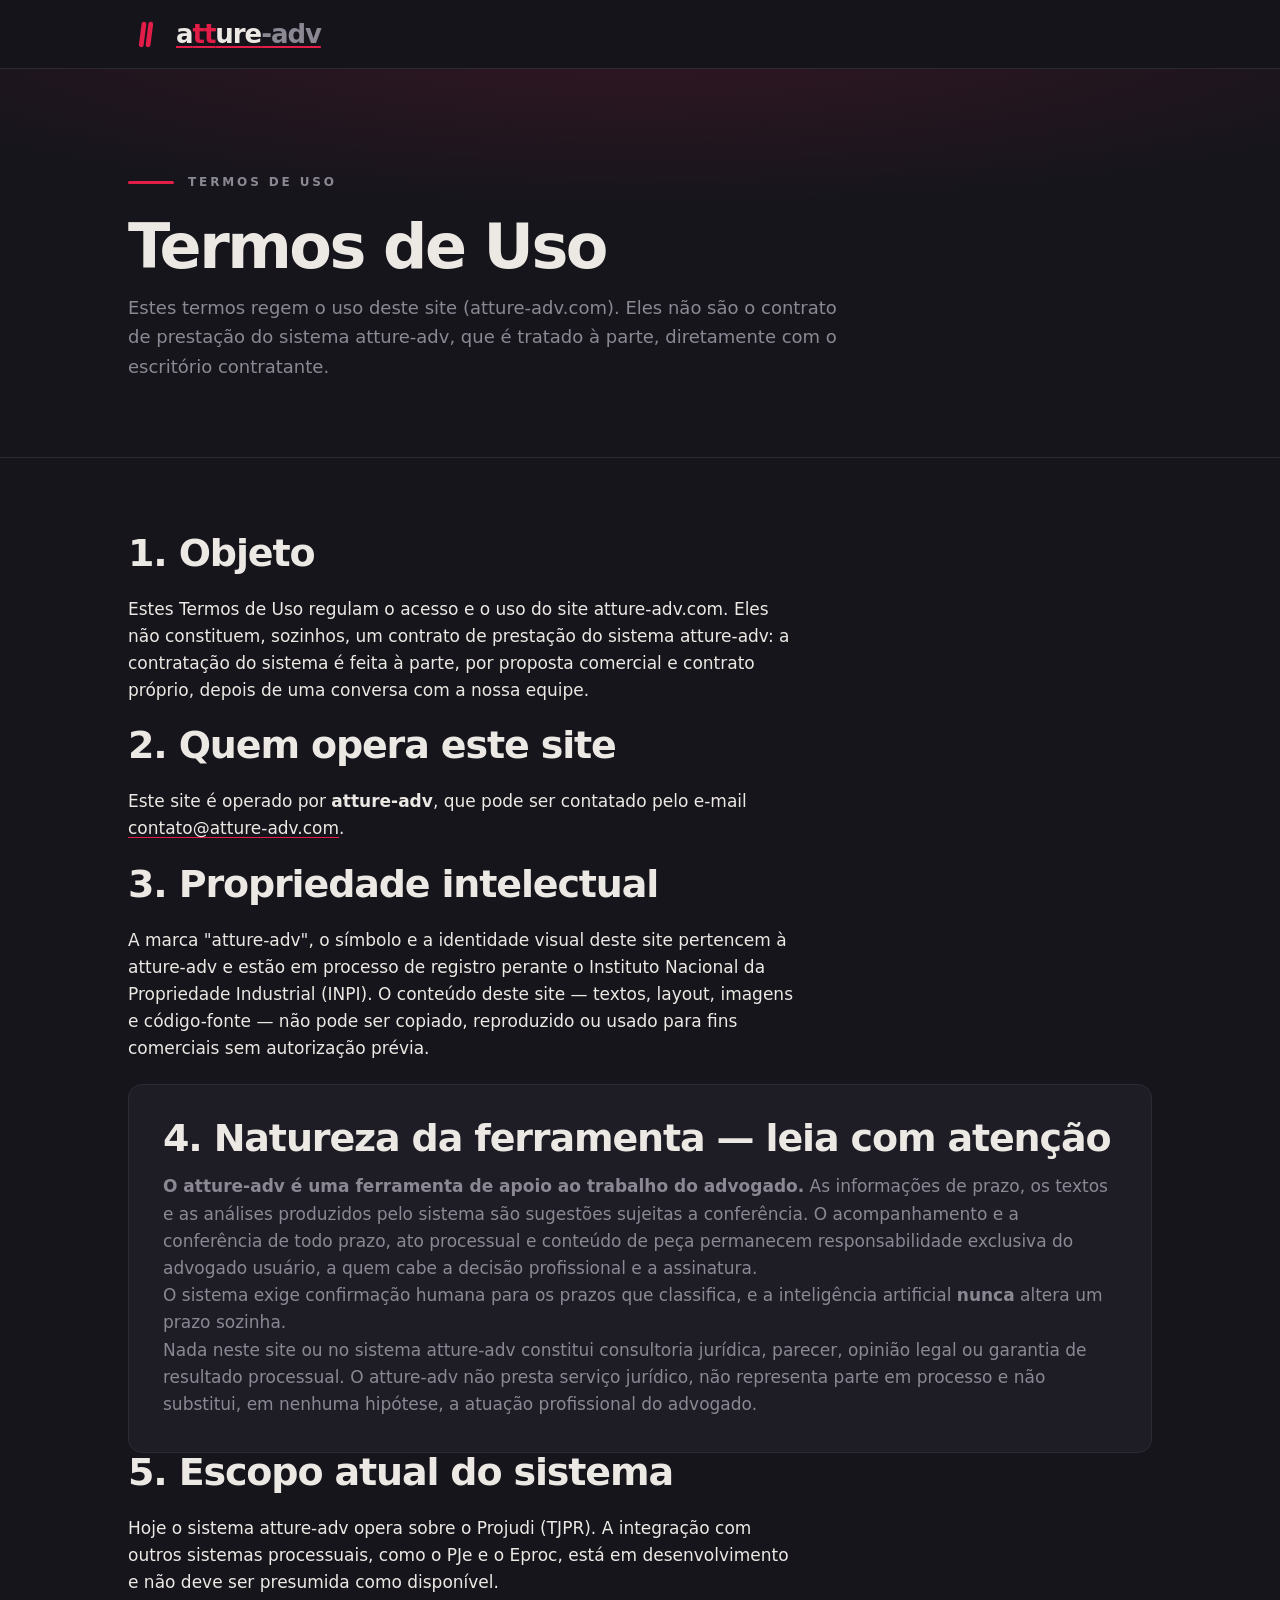
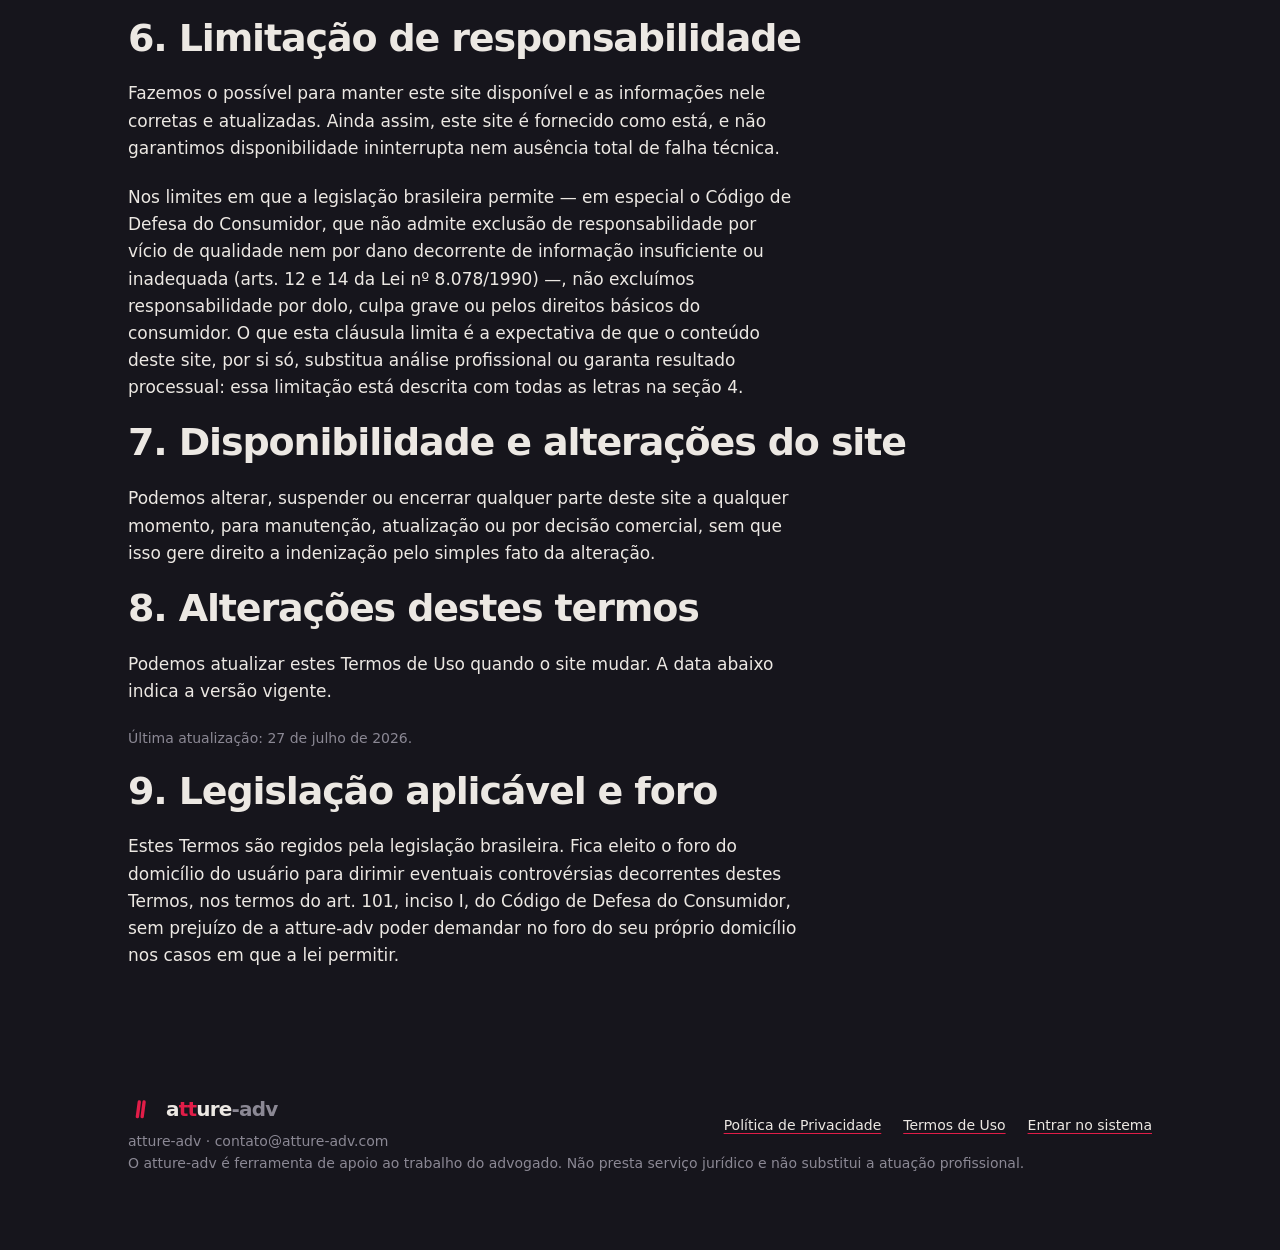
<file: termos.html>
<!doctype html>
<html lang="pt-BR">
<head>
  <meta charset="UTF-8">
  <meta name="viewport" content="width=device-width, initial-scale=1">
  <title>Termos de Uso — atture-adv</title>
  <meta name="description" content="Termos de uso do site atture-adv.com — natureza da ferramenta, propriedade intelectual e limitação de responsabilidade.">
  <meta name="theme-color" content="#16151C">
  <link rel="canonical" href="https://www.atture-adv.com/termos">
  <link rel="icon" href="assets/favicon.svg" type="image/svg+xml">
  <link rel="stylesheet" href="estilo.css">
  <script src="config.js?v=4"></script>
</head>
<body>

  <header class="cabecalho">
    <div class="wrap">
      <a href="index.html" class="lockup" aria-label="atture-adv — página inicial">
        <svg class="simbolo" viewBox="0 0 100 100" role="img" aria-label="atture-adv">
          <g fill="none" stroke="currentColor" stroke-linecap="round" stroke-width="14">
            <line x1="39" y1="82" x2="47" y2="21"/>
            <line x1="59" y1="82" x2="67" y2="21"/>
          </g>
        </svg>
        <span class="logotipo">a<span class="tt">tt</span>ure<span class="adv">-adv</span></span>
      </a>
    </div>
  </header>

  <main>
    <section class="topo">
      <div class="wrap">
        <p class="eyebrow">TERMOS DE USO</p>
        <h1>Termos de Uso</h1>
        <p class="lead">Estes termos regem o uso deste site (atture-adv.com). Eles não são o contrato de prestação do sistema atture-adv, que é tratado à parte, diretamente com o escritório contratante.</p>
      </div>
    </section>

    <section class="sem-borda">
      <div class="wrap">

        <h2>1. Objeto</h2>
        <p>
          Estes Termos de Uso regulam o acesso e o uso do site atture-adv.com. Eles não constituem, sozinhos, um contrato de prestação do sistema atture-adv: a contratação do sistema é feita à parte, por proposta comercial e contrato próprio, depois de uma conversa com a nossa equipe.
        </p>

        <h2>2. Quem opera este site</h2>
        <p id="paragrafo-operador">
          Este site é operado por <strong id="operador-nome">atture-adv</strong><span id="operador-cnpj"></span>, que pode ser contatado pelo e-mail <a id="operador-email" href="#"></a>.
        </p>

        <h2>3. Propriedade intelectual</h2>
        <p>
          A marca "atture-adv", o símbolo e a identidade visual deste site pertencem à atture-adv e estão em processo de registro perante o Instituto Nacional da Propriedade Industrial (INPI). O conteúdo deste site — textos, layout, imagens e código-fonte — não pode ser copiado, reproduzido ou usado para fins comerciais sem autorização prévia.
        </p>

        <div class="cartao">
          <h2>4. Natureza da ferramenta — leia com atenção</h2>
          <p>
            <strong>O atture-adv é uma ferramenta de apoio ao trabalho do advogado.</strong> As informações de prazo, os textos e as análises produzidos pelo sistema são sugestões sujeitas a conferência. O acompanhamento e a conferência de todo prazo, ato processual e conteúdo de peça permanecem responsabilidade exclusiva do advogado usuário, a quem cabe a decisão profissional e a assinatura.
          </p>
          <p>
            O sistema exige confirmação humana para os prazos que classifica, e a inteligência artificial <strong>nunca</strong> altera um prazo sozinha.
          </p>
          <p>
            Nada neste site ou no sistema atture-adv constitui consultoria jurídica, parecer, opinião legal ou garantia de resultado processual. O atture-adv não presta serviço jurídico, não representa parte em processo e não substitui, em nenhuma hipótese, a atuação profissional do advogado.
          </p>
        </div>

        <h2>5. Escopo atual do sistema</h2>
        <p>
          Hoje o sistema atture-adv opera sobre o Projudi (TJPR). A integração com outros sistemas processuais, como o PJe e o Eproc, está em desenvolvimento e não deve ser presumida como disponível.
        </p>

        <h2>6. Limitação de responsabilidade</h2>
        <p>
          Fazemos o possível para manter este site disponível e as informações nele corretas e atualizadas. Ainda assim, este site é fornecido como está, e não garantimos disponibilidade ininterrupta nem ausência total de falha técnica.
        </p>
        <p>
          Nos limites em que a legislação brasileira permite — em especial o Código de Defesa do Consumidor, que não admite exclusão de responsabilidade por vício de qualidade nem por dano decorrente de informação insuficiente ou inadequada (arts. 12 e 14 da Lei nº 8.078/1990) —, não excluímos responsabilidade por dolo, culpa grave ou pelos direitos básicos do consumidor. O que esta cláusula limita é a expectativa de que o conteúdo deste site, por si só, substitua análise profissional ou garanta resultado processual: essa limitação está descrita com todas as letras na seção 4.
        </p>

        <h2>7. Disponibilidade e alterações do site</h2>
        <p>
          Podemos alterar, suspender ou encerrar qualquer parte deste site a qualquer momento, para manutenção, atualização ou por decisão comercial, sem que isso gere direito a indenização pelo simples fato da alteração.
        </p>

        <h2>8. Alterações destes termos</h2>
        <p>
          Podemos atualizar estes Termos de Uso quando o site mudar. A data abaixo indica a versão vigente.
        </p>
        <p class="miudo">Última atualização: 27 de julho de 2026.</p>

        <h2>9. Legislação aplicável e foro</h2>
        <p>
          Estes Termos são regidos pela legislação brasileira. Fica eleito o foro do domicílio do usuário para dirimir eventuais controvérsias decorrentes destes Termos, nos termos do art. 101, inciso I, do Código de Defesa do Consumidor, sem prejuízo de a atture-adv poder demandar no foro do seu próprio domicílio nos casos em que a lei permitir.
        </p>

      </div>
    </section>
  </main>

  <footer class="rodape">
    <div class="wrap">
      <div>
        <span class="lockup">
          <svg class="simbolo" viewBox="0 0 100 100" role="img" aria-label="atture-adv">
            <g fill="none" stroke="currentColor" stroke-linecap="round" stroke-width="14">
              <line x1="39" y1="82" x2="47" y2="21"/>
              <line x1="59" y1="82" x2="67" y2="21"/>
            </g>
          </svg>
          <span class="logotipo">a<span class="tt">tt</span>ure<span class="adv">-adv</span></span>
        </span>
        <p class="miudo" id="rodape-identificacao"></p>
      </div>
      <div class="links">
        <a href="privacidade.html">Política de Privacidade</a>
        <a href="termos.html">Termos de Uso</a>
        <a id="rodape-sistema" href="#" hidden>Entrar no sistema</a>
      </div>
    </div>
    <div class="wrap">
      <p class="miudo">O atture-adv é ferramenta de apoio ao trabalho do advogado. Não presta serviço jurídico e não substitui a atuação profissional.</p>
    </div>
  </footer>

  <script>
    (function () {
      var emp = window.ATTURE.empresa || {};
      var email = (window.ATTURE.email && window.ATTURE.email.contato) || "";

      document.getElementById("operador-nome").textContent = emp.nome || "atture-adv";
      var cnpjSpan = document.getElementById("operador-cnpj");
      if (emp.identificacao) {
        cnpjSpan.textContent = ", inscrito(a) no CNPJ nº " + emp.identificacao;
      }

      var linkEmailOperador = window.ATTURE.linkEmail("Dúvida sobre os Termos de Uso");
      var elOperadorEmail = document.getElementById("operador-email");
      elOperadorEmail.href = linkEmailOperador;
      elOperadorEmail.textContent = email;

      var partes = [emp.nome || "atture-adv"];
      if (emp.identificacao) partes.push("CNPJ " + emp.identificacao);
      partes.push(email);
      document.getElementById("rodape-identificacao").textContent = partes.join(" · ");

      var linkSistema = window.ATTURE.links && window.ATTURE.links.sistema;
      if (linkSistema) {
        var elSistema = document.getElementById("rodape-sistema");
        elSistema.href = linkSistema;
        elSistema.hidden = false;
      }
    })();
  </script>

</body>
</html>
</file>
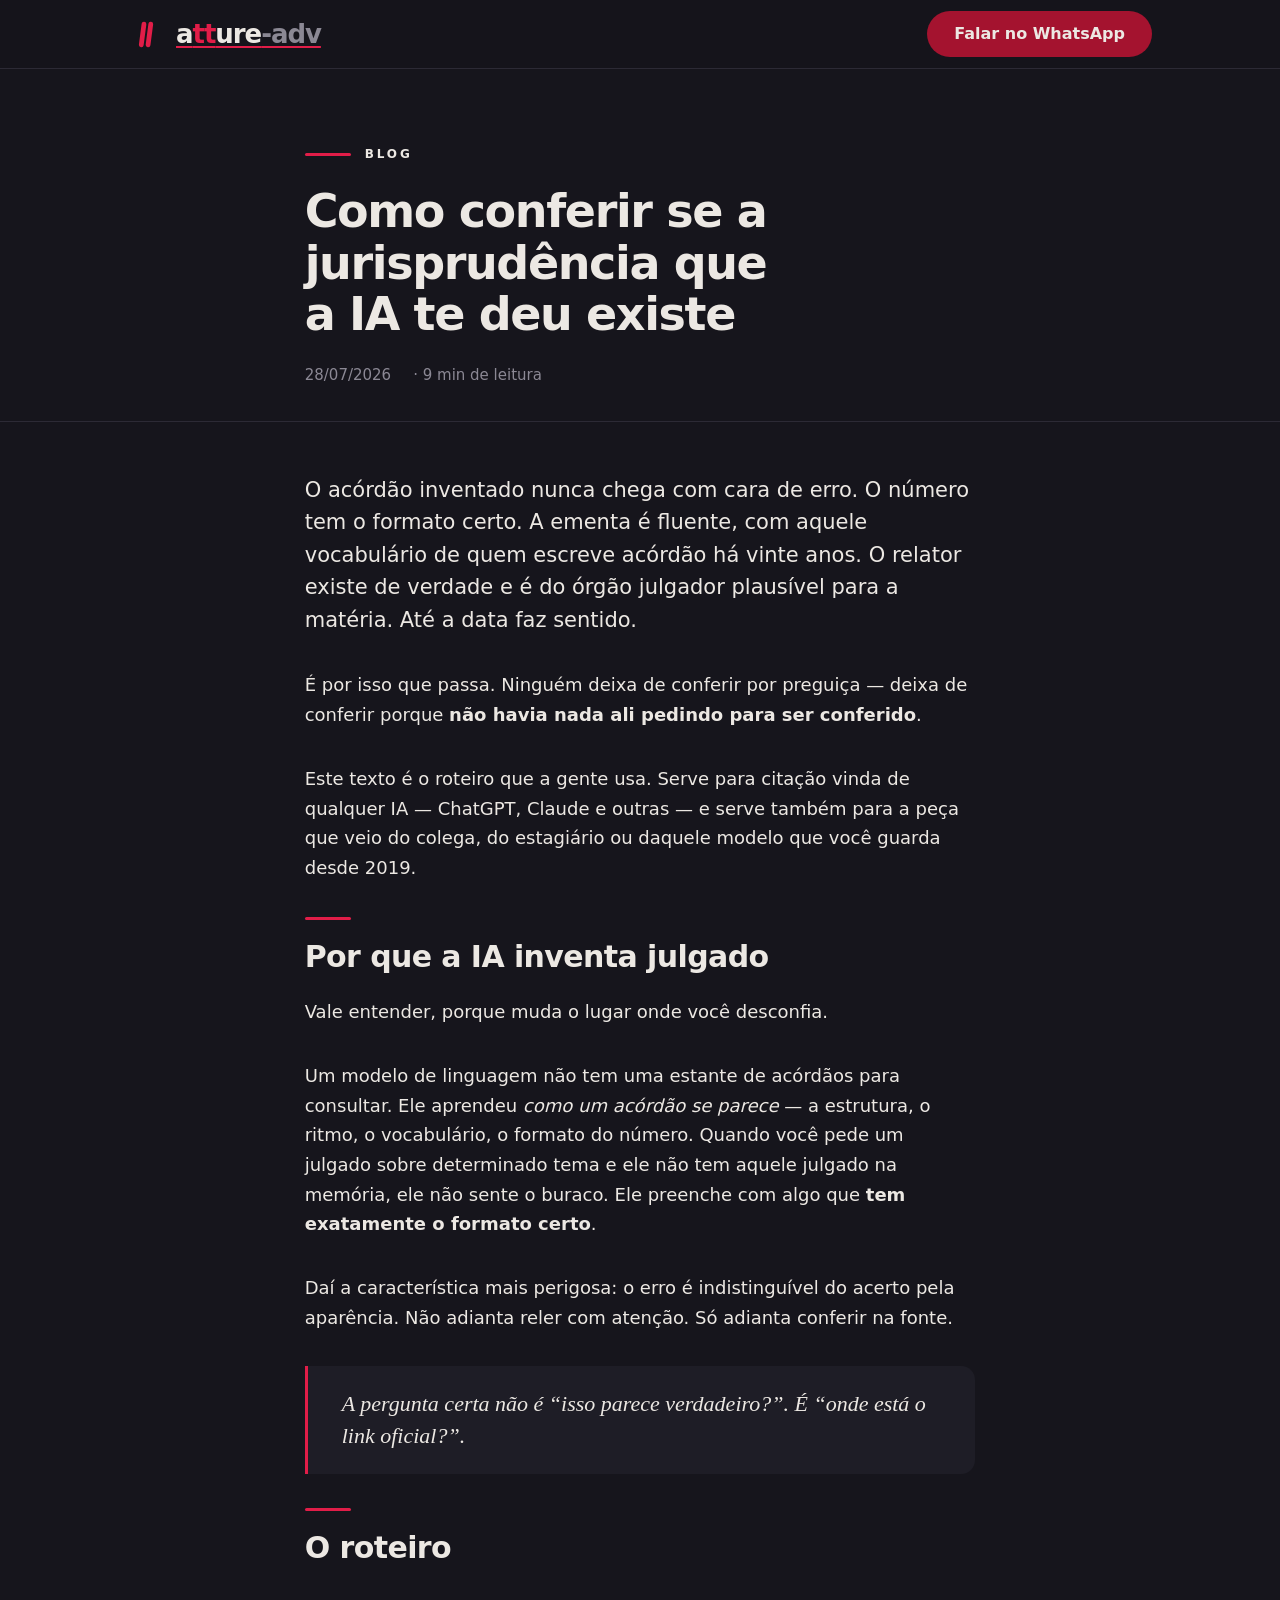
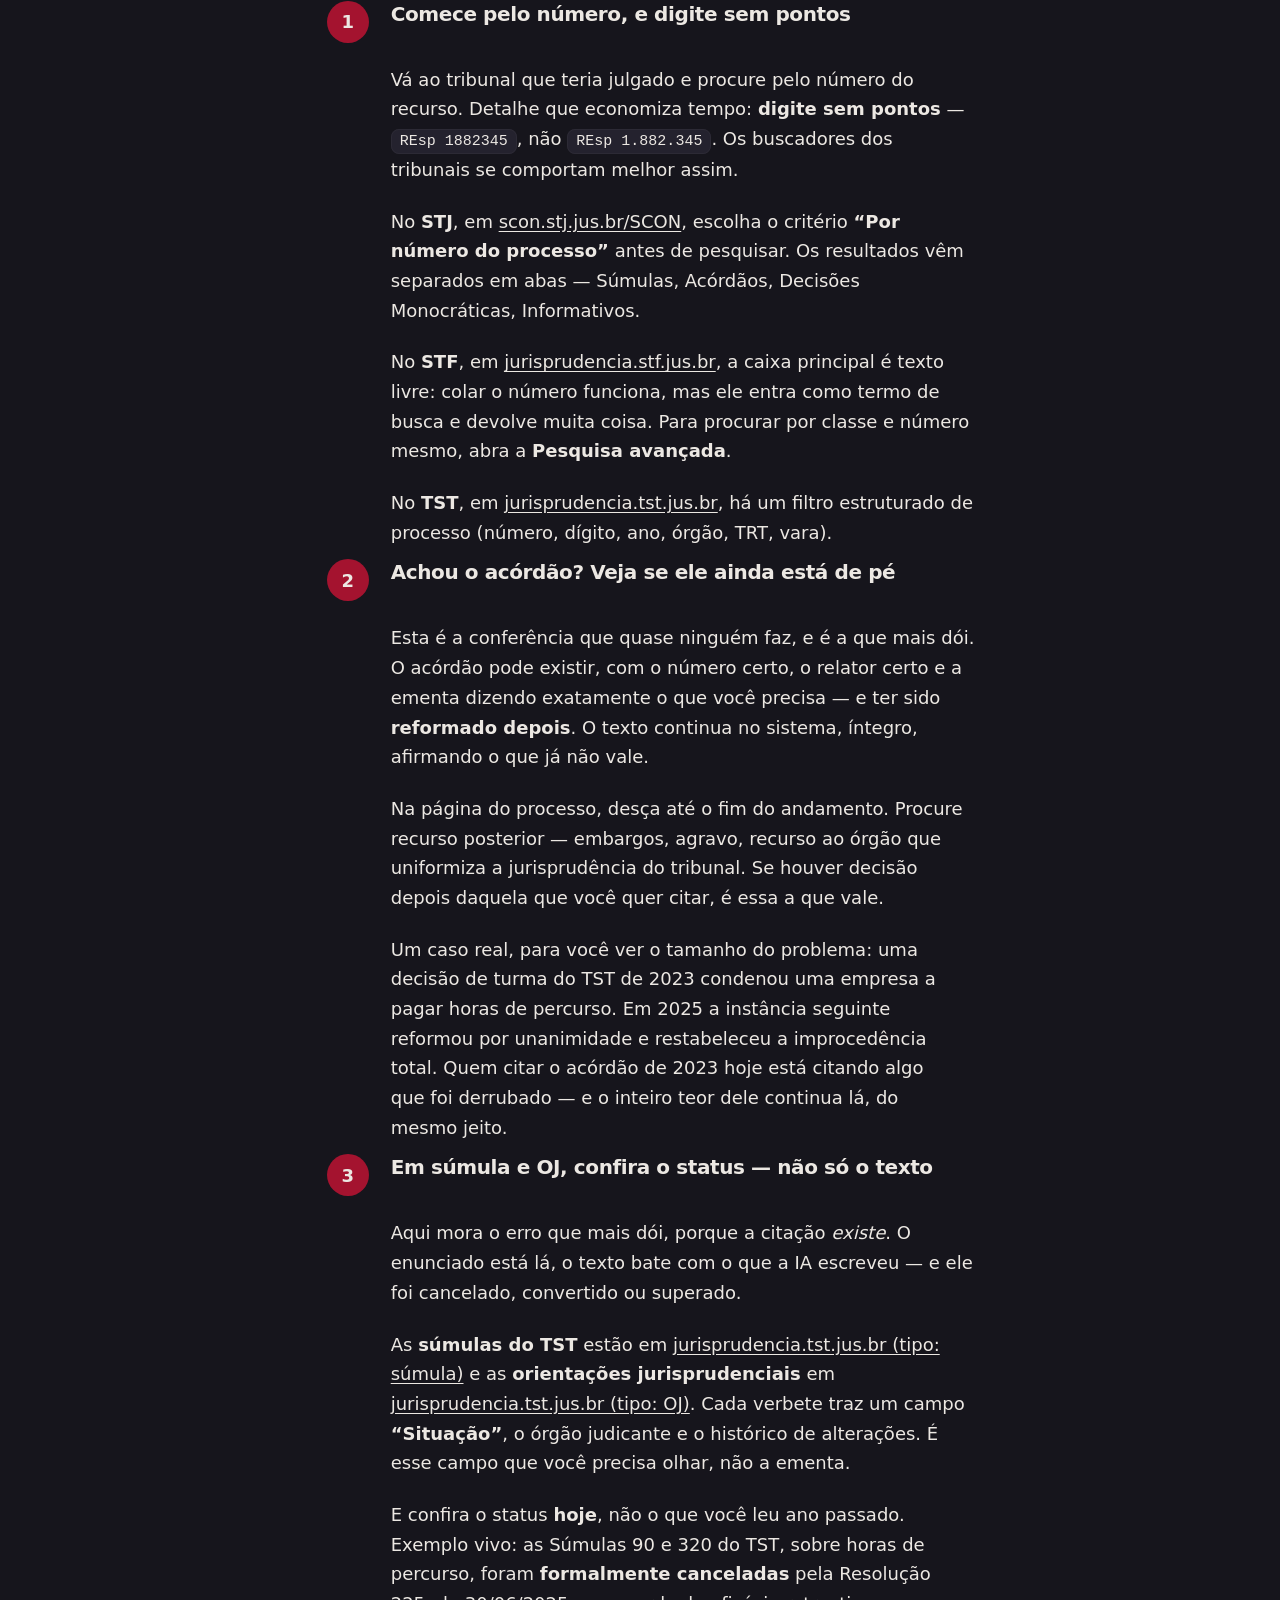
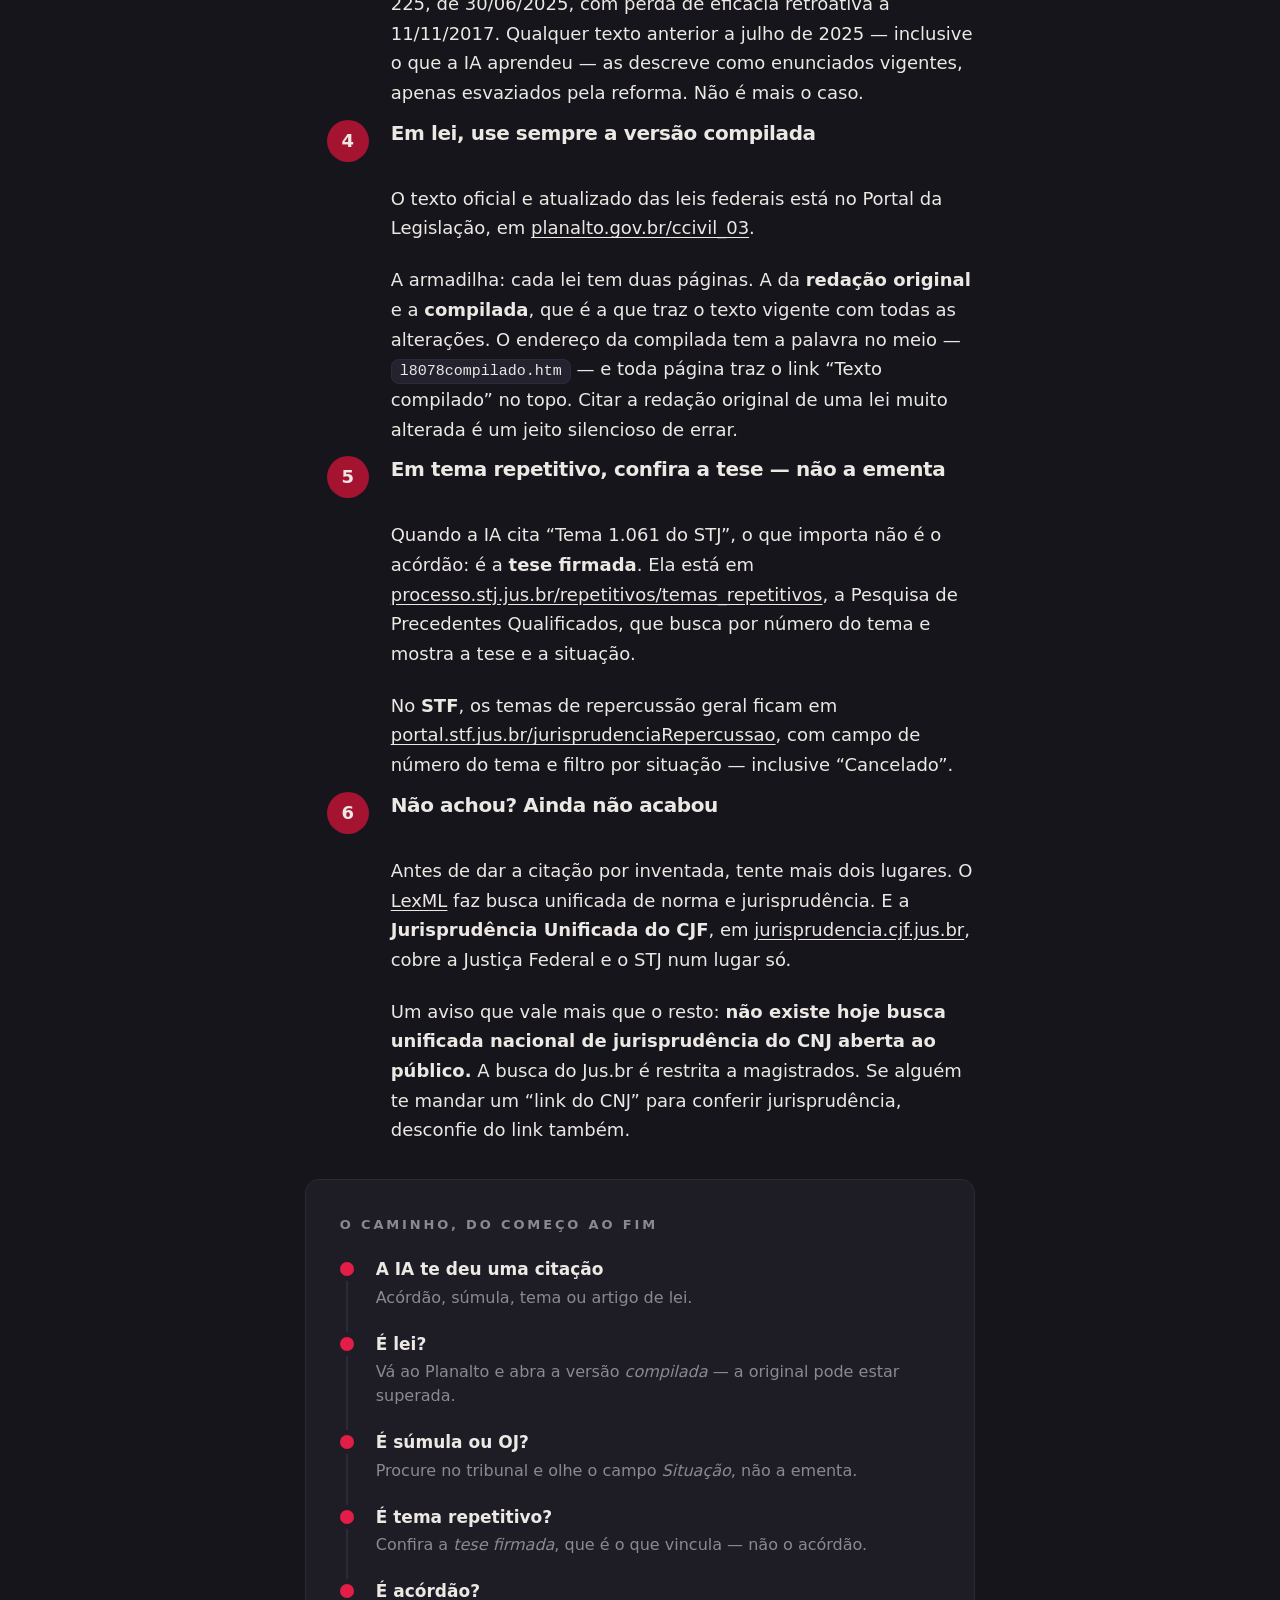
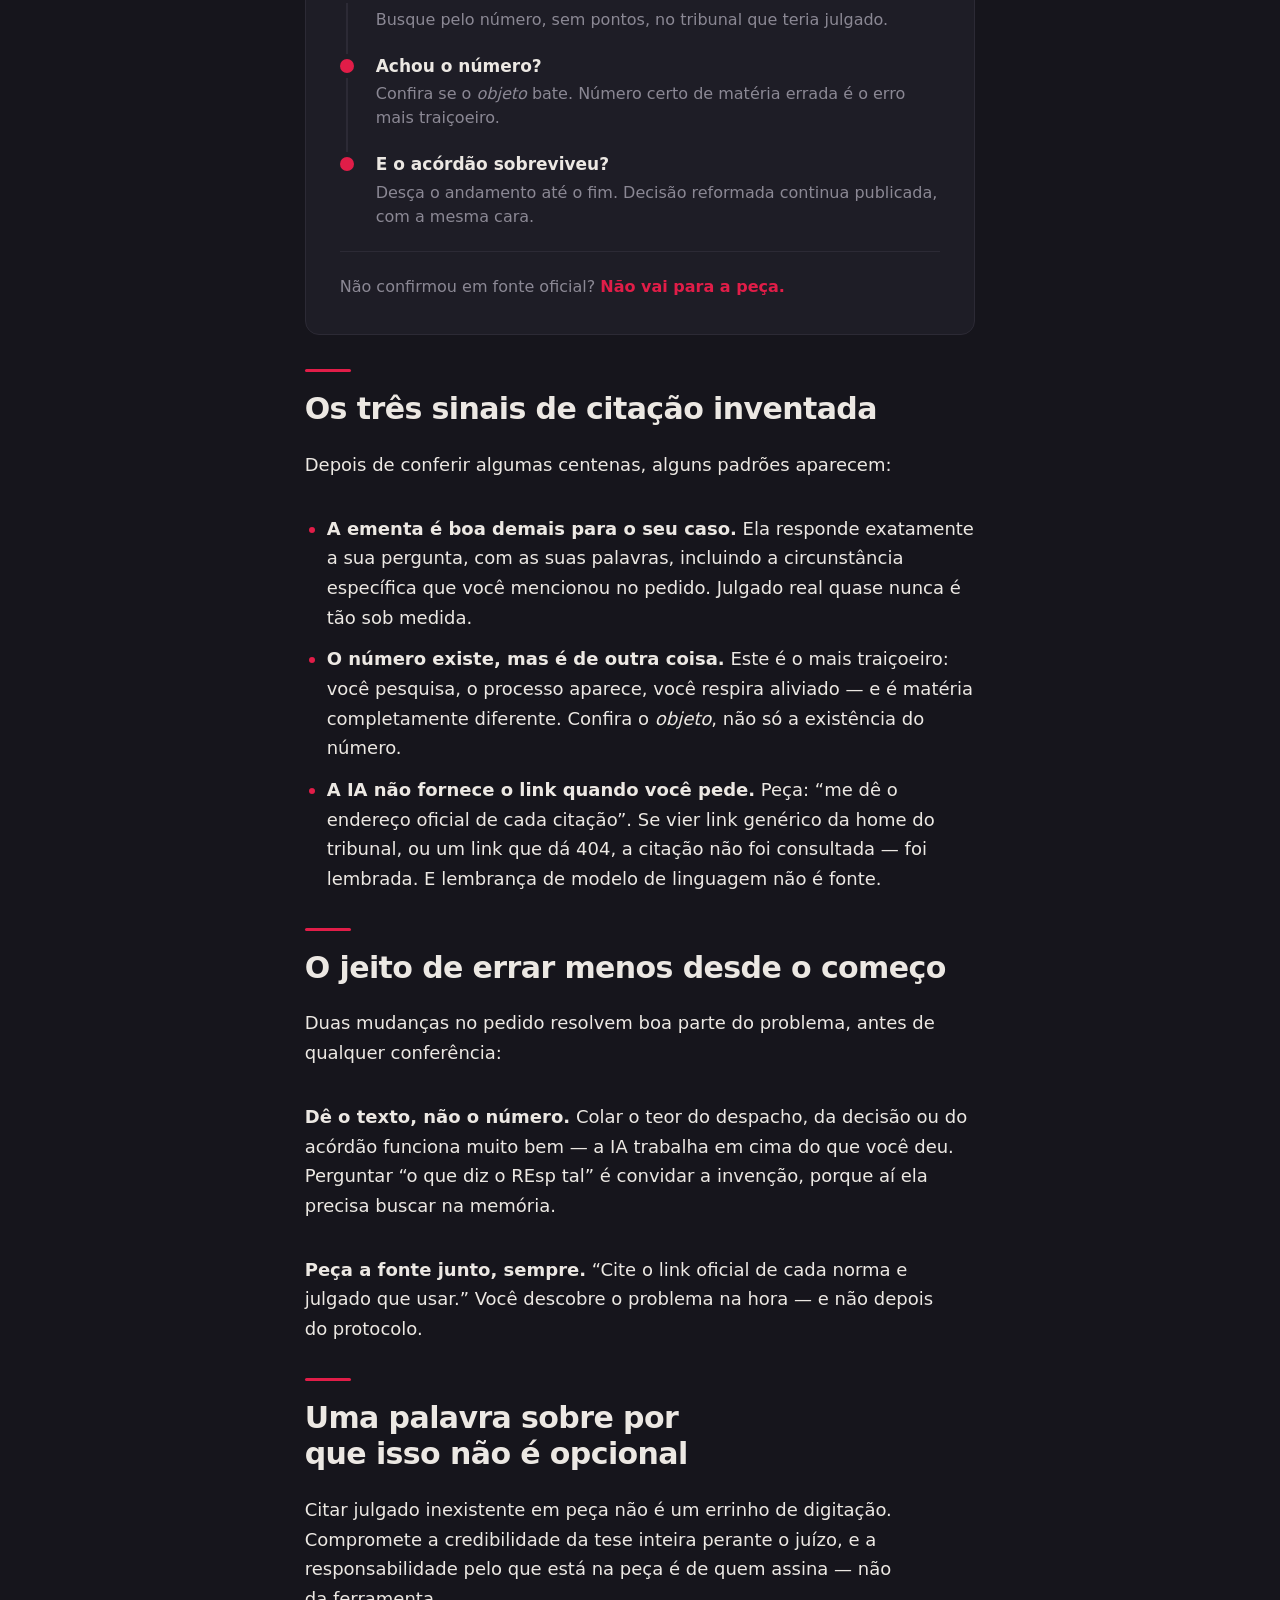
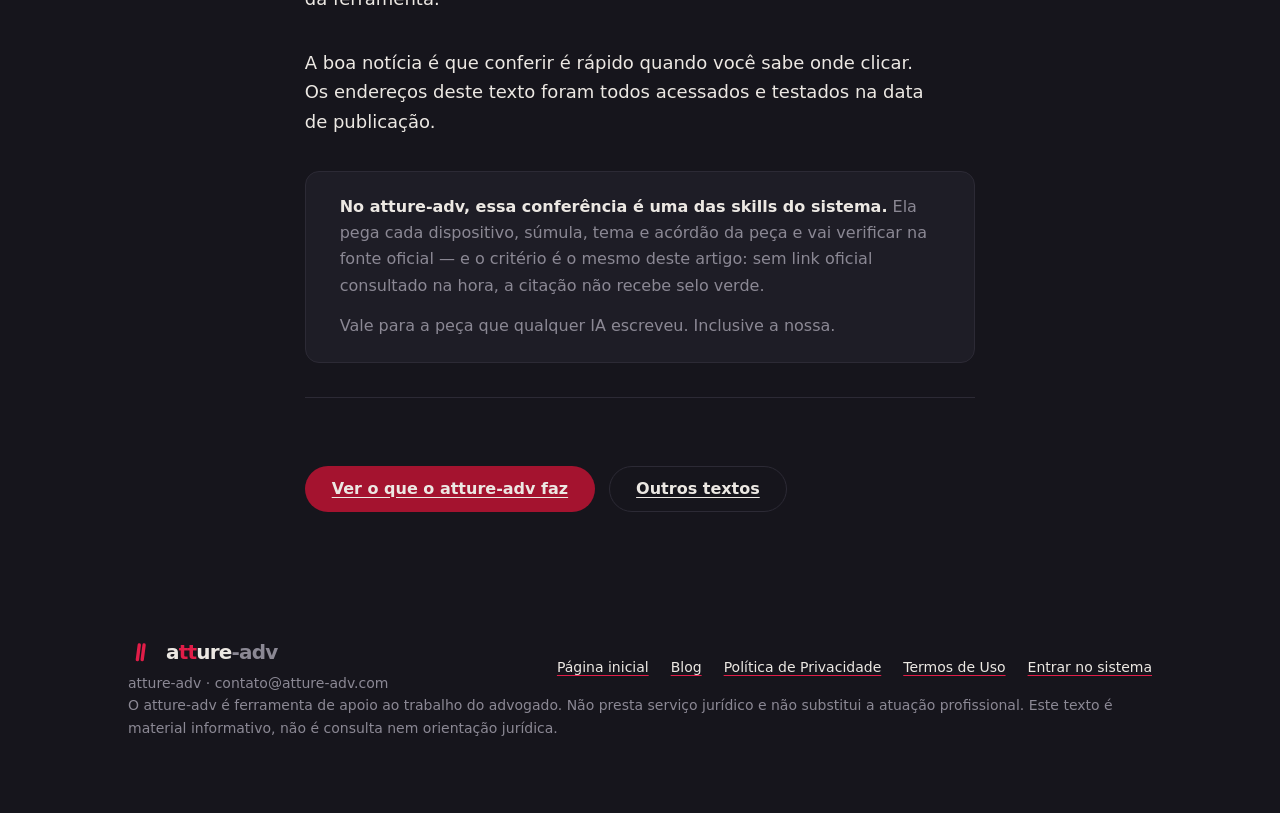
<file: blog/conferir-jurisprudencia-inventada-por-ia.html>
<!doctype html>
<html lang="pt-BR">
<head>
  <meta charset="UTF-8">
  <meta name="viewport" content="width=device-width, initial-scale=1">
  <title>Como conferir se a jurisprudência que a IA te deu existe — atture-adv</title>
  <meta name="description" content="O acórdão inventado nunca vem com cara de erro: número plausível, ementa fluente, relator que existe. O roteiro de conferência, com os endereços oficiais do STJ, STF, TST, Planalto e CJF.">
  <meta name="theme-color" content="#16151C">
  <link rel="canonical" href="https://www.atture-adv.com/blog/conferir-jurisprudencia-inventada-por-ia">
  <link rel="icon" href="../assets/favicon.svg" type="image/svg+xml">
  <link rel="stylesheet" href="../estilo.css">

  <meta property="og:type" content="article">
  <meta property="og:site_name" content="atture-adv">
  <meta property="og:title" content="Como conferir se a jurisprudência que a IA te deu existe">
  <meta property="og:description" content="O acórdão inventado nunca vem com cara de erro. O roteiro de conferência, com os endereços oficiais de cada tribunal.">
  <meta property="og:url" content="https://www.atture-adv.com/blog/conferir-jurisprudencia-inventada-por-ia">
  <meta property="og:locale" content="pt_BR">
  <meta property="article:published_time" content="2026-07-28">
  <!-- Sem og:image o link compartilhado aparece pelado (sem miniatura) no
       WhatsApp, LinkedIn e X. A URL tem que ser ABSOLUTA — os robôs desses
       serviços não resolvem caminho relativo. -->
  <meta property="og:image" content="https://www.atture-adv.com/assets/blog/conferir-jurisprudencia-inventada-por-ia.png">
  <meta property="og:image:width" content="1200">
  <meta property="og:image:height" content="630">
  <meta property="og:image:alt" content="Como conferir se a jurisprudência que a IA te deu existe — atture-adv">
  <meta name="twitter:card" content="summary_large_image">

  <script type="application/ld+json">
  {
    "@context": "https://schema.org",
    "@type": "Article",
    "headline": "Como conferir se a jurisprudência que a IA te deu existe",
    "description": "Roteiro prático para verificar citações de jurisprudência geradas por inteligência artificial nas fontes oficiais brasileiras.",
    "inLanguage": "pt-BR",
    "datePublished": "2026-07-28",
    "dateModified": "2026-07-28",
    "author": { "@type": "Organization", "name": "atture-adv" },
    "publisher": { "@type": "Organization", "name": "atture-adv" },
    "mainEntityOfPage": "https://www.atture-adv.com/blog/conferir-jurisprudencia-inventada-por-ia"
  }
  </script>

  <script src="../config.js?v=4"></script>
</head>
<body>

  <header class="cabecalho">
    <div class="wrap">
      <a href="../index.html" class="lockup" aria-label="atture-adv — página inicial">
        <svg class="simbolo" viewBox="0 0 100 100" role="img" aria-label="atture-adv">
          <g fill="none" stroke="currentColor" stroke-linecap="round" stroke-width="14">
            <line x1="39" y1="82" x2="47" y2="21"/>
            <line x1="59" y1="82" x2="67" y2="21"/>
          </g>
        </svg>
        <span class="logotipo">a<span class="tt">tt</span>ure<span class="adv">-adv</span></span>
      </a>
      <a id="cta-topo" hidden></a>
    </div>
  </header>

  <main>

    <article>
      <div class="artigo-topo">
        <div class="wrap-texto">
          <p class="eyebrow"><a href="./" style="text-decoration:none">BLOG</a></p>
          <h1>Como conferir se a jurisprudência que a IA te deu existe</h1>
          <p class="artigo-meta"><time datetime="2026-07-28">28/07/2026</time> · 9 min de leitura</p>
        </div>
      </div>

      <div class="artigo">
        <div class="wrap-texto">

          <p>O acórdão inventado nunca chega com cara de erro. O número tem o formato certo. A ementa é fluente, com aquele vocabulário de quem escreve acórdão há vinte anos. O relator existe de verdade e é do órgão julgador plausível para a matéria. Até a data faz sentido.</p>

          <p>É por isso que passa. Ninguém deixa de conferir por preguiça — deixa de conferir porque <strong>não havia nada ali pedindo para ser conferido</strong>.</p>

          <p>Este texto é o roteiro que a gente usa. Serve para citação vinda de qualquer IA — ChatGPT, Claude e outras — e serve também para a peça que veio do colega, do estagiário ou daquele modelo que você guarda desde 2019.</p>

          <h2>Por que a IA inventa julgado</h2>

          <p>Vale entender, porque muda o lugar onde você desconfia.</p>

          <p>Um modelo de linguagem não tem uma estante de acórdãos para consultar. Ele aprendeu <em>como um acórdão se parece</em> — a estrutura, o ritmo, o vocabulário, o formato do número. Quando você pede um julgado sobre determinado tema e ele não tem aquele julgado na memória, ele não sente o buraco. Ele preenche com algo que <strong>tem exatamente o formato certo</strong>.</p>

          <p>Daí a característica mais perigosa: o erro é indistinguível do acerto pela aparência. Não adianta reler com atenção. Só adianta conferir na fonte.</p>

          <blockquote>
            <p>A pergunta certa não é “isso parece verdadeiro?”. É “onde está o link oficial?”.</p>
          </blockquote>

          <h2>O roteiro</h2>

          <ol class="passos">

            <li>
              <h3>Comece pelo número, e digite sem pontos</h3>
              <p>Vá ao tribunal que teria julgado e procure pelo número do recurso. Detalhe que economiza tempo: <strong>digite sem pontos</strong> — <span class="oficial">REsp 1882345</span>, não <span class="oficial">REsp 1.882.345</span>. Os buscadores dos tribunais se comportam melhor assim.</p>
              <p>No <strong>STJ</strong>, em <a href="https://scon.stj.jus.br/SCON/" rel="noopener" target="_blank">scon.stj.jus.br/SCON</a>, escolha o critério <strong>“Por número do processo”</strong> antes de pesquisar. Os resultados vêm separados em abas — Súmulas, Acórdãos, Decisões Monocráticas, Informativos.</p>
              <p>No <strong>STF</strong>, em <a href="https://jurisprudencia.stf.jus.br/" rel="noopener" target="_blank">jurisprudencia.stf.jus.br</a>, a caixa principal é texto livre: colar o número funciona, mas ele entra como termo de busca e devolve muita coisa. Para procurar por classe e número mesmo, abra a <strong>Pesquisa avançada</strong>.</p>
              <p>No <strong>TST</strong>, em <a href="https://jurisprudencia.tst.jus.br/" rel="noopener" target="_blank">jurisprudencia.tst.jus.br</a>, há um filtro estruturado de processo (número, dígito, ano, órgão, TRT, vara).</p>
            </li>

            <li>
              <h3>Achou o acórdão? Veja se ele ainda está de pé</h3>
              <p>Esta é a conferência que quase ninguém faz, e é a que mais dói. O acórdão pode existir, com o número certo, o relator certo e a ementa dizendo exatamente o que você precisa — e ter sido <strong>reformado depois</strong>. O texto continua no sistema, íntegro, afirmando o que já não vale.</p>
              <p>Na página do processo, desça até o fim do andamento. Procure recurso posterior — embargos, agravo, recurso ao órgão que uniformiza a jurisprudência do tribunal. Se houver decisão depois daquela que você quer citar, é essa a que vale.</p>
              <p>Um caso real, para você ver o tamanho do problema: uma decisão de turma do TST de 2023 condenou uma empresa a pagar horas de percurso. Em 2025 a instância seguinte reformou por unanimidade e restabeleceu a improcedência total. Quem citar o acórdão de 2023 hoje está citando algo que foi derrubado — e o inteiro teor dele continua lá, do mesmo jeito.</p>
            </li>

            <li>
              <h3>Em súmula e OJ, confira o status — não só o texto</h3>
              <p>Aqui mora o erro que mais dói, porque a citação <em>existe</em>. O enunciado está lá, o texto bate com o que a IA escreveu — e ele foi cancelado, convertido ou superado.</p>
              <p>As <strong>súmulas do TST</strong> estão em <a href="https://jurisprudencia.tst.jus.br/?tipoJuris=SUM&amp;orgao=TST&amp;pesquisar=1" rel="noopener" target="_blank">jurisprudencia.tst.jus.br (tipo: súmula)</a> e as <strong>orientações jurisprudenciais</strong> em <a href="https://jurisprudencia.tst.jus.br/?tipoJuris=OJ&amp;orgao=TST&amp;pesquisar=1" rel="noopener" target="_blank">jurisprudencia.tst.jus.br (tipo: OJ)</a>. Cada verbete traz um campo <strong>“Situação”</strong>, o órgão judicante e o histórico de alterações. É esse campo que você precisa olhar, não a ementa.</p>
              <p>E confira o status <strong>hoje</strong>, não o que você leu ano passado. Exemplo vivo: as Súmulas 90 e 320 do TST, sobre horas de percurso, foram <strong>formalmente canceladas</strong> pela Resolução 225, de 30/06/2025, com perda de eficácia retroativa a 11/11/2017. Qualquer texto anterior a julho de 2025 — inclusive o que a IA aprendeu — as descreve como enunciados vigentes, apenas esvaziados pela reforma. Não é mais o caso.</p>
            </li>

            <li>
              <h3>Em lei, use sempre a versão compilada</h3>
              <p>O texto oficial e atualizado das leis federais está no Portal da Legislação, em <a href="https://www.planalto.gov.br/ccivil_03/" rel="noopener" target="_blank">planalto.gov.br/ccivil_03</a>.</p>
              <p>A armadilha: cada lei tem duas páginas. A da <strong>redação original</strong> e a <strong>compilada</strong>, que é a que traz o texto vigente com todas as alterações. O endereço da compilada tem a palavra no meio — <span class="oficial">l8078compilado.htm</span> — e toda página traz o link “Texto compilado” no topo. Citar a redação original de uma lei muito alterada é um jeito silencioso de errar.</p>
            </li>

            <li>
              <h3>Em tema repetitivo, confira a tese — não a ementa</h3>
              <p>Quando a IA cita “Tema 1.061 do STJ”, o que importa não é o acórdão: é a <strong>tese firmada</strong>. Ela está em <a href="https://processo.stj.jus.br/repetitivos/temas_repetitivos/" rel="noopener" target="_blank">processo.stj.jus.br/repetitivos/temas_repetitivos</a>, a Pesquisa de Precedentes Qualificados, que busca por número do tema e mostra a tese e a situação.</p>
              <p>No <strong>STF</strong>, os temas de repercussão geral ficam em <a href="https://portal.stf.jus.br/jurisprudenciaRepercussao/pesquisarProcesso.asp" rel="noopener" target="_blank">portal.stf.jus.br/jurisprudenciaRepercussao</a>, com campo de número do tema e filtro por situação — inclusive “Cancelado”.</p>
            </li>

            <li>
              <h3>Não achou? Ainda não acabou</h3>
              <p>Antes de dar a citação por inventada, tente mais dois lugares. O <a href="https://www.lexml.gov.br/" rel="noopener" target="_blank">LexML</a> faz busca unificada de norma e jurisprudência. E a <strong>Jurisprudência Unificada do CJF</strong>, em <a href="https://jurisprudencia.cjf.jus.br/" rel="noopener" target="_blank">jurisprudencia.cjf.jus.br</a>, cobre a Justiça Federal e o STJ num lugar só.</p>
              <p>Um aviso que vale mais que o resto: <strong>não existe hoje busca unificada nacional de jurisprudência do CNJ aberta ao público.</strong> A busca do Jus.br é restrita a magistrados. Se alguém te mandar um “link do CNJ” para conferir jurisprudência, desconfie do link também.</p>
            </li>

          </ol>

          <div class="diagrama">
            <p class="titulo-dg">O caminho, do começo ao fim</p>
            <ol>
              <li><span><b>A IA te deu uma citação</b>Acórdão, súmula, tema ou artigo de lei.</span></li>
              <li><span><b>É lei?</b>Vá ao Planalto e abra a versão <em>compilada</em> — a original pode estar superada.</span></li>
              <li><span><b>É súmula ou OJ?</b>Procure no tribunal e olhe o campo <em>Situação</em>, não a ementa.</span></li>
              <li><span><b>É tema repetitivo?</b>Confira a <em>tese firmada</em>, que é o que vincula — não o acórdão.</span></li>
              <li><span><b>É acórdão?</b>Busque pelo número, sem pontos, no tribunal que teria julgado.</span></li>
              <li><span><b>Achou o número?</b>Confira se o <em>objeto</em> bate. Número certo de matéria errada é o erro mais traiçoeiro.</span></li>
              <li><span><b>E o acórdão sobreviveu?</b>Desça o andamento até o fim. Decisão reformada continua publicada, com a mesma cara.</span></li>
            </ol>
            <p class="saida">Não confirmou em fonte oficial? <b>Não vai para a peça.</b></p>
          </div>

          <h2>Os três sinais de citação inventada</h2>

          <p>Depois de conferir algumas centenas, alguns padrões aparecem:</p>

          <ul>
            <li><strong>A ementa é boa demais para o seu caso.</strong> Ela responde exatamente a sua pergunta, com as suas palavras, incluindo a circunstância específica que você mencionou no pedido. Julgado real quase nunca é tão sob medida.</li>
            <li><strong>O número existe, mas é de outra coisa.</strong> Este é o mais traiçoeiro: você pesquisa, o processo aparece, você respira aliviado — e é matéria completamente diferente. Confira o <em>objeto</em>, não só a existência do número.</li>
            <li><strong>A IA não fornece o link quando você pede.</strong> Peça: “me dê o endereço oficial de cada citação”. Se vier link genérico da home do tribunal, ou um link que dá 404, a citação não foi consultada — foi lembrada. E lembrança de modelo de linguagem não é fonte.</li>
          </ul>

          <h2>O jeito de errar menos desde o começo</h2>

          <p>Duas mudanças no pedido resolvem boa parte do problema, antes de qualquer conferência:</p>

          <p><strong>Dê o texto, não o número.</strong> Colar o teor do despacho, da decisão ou do acórdão funciona muito bem — a IA trabalha em cima do que você deu. Perguntar “o que diz o REsp tal” é convidar a invenção, porque aí ela precisa buscar na memória.</p>

          <p><strong>Peça a fonte junto, sempre.</strong> “Cite o link oficial de cada norma e julgado que usar.” Você descobre o problema na hora — e não depois do protocolo.</p>

          <h2>Uma palavra sobre por que isso não é opcional</h2>

          <p>Citar julgado inexistente em peça não é um errinho de digitação. Compromete a credibilidade da tese inteira perante o juízo, e a responsabilidade pelo que está na peça é de quem assina — não da ferramenta.</p>

          <p>A boa notícia é que conferir é rápido quando você sabe onde clicar. Os endereços deste texto foram todos acessados e testados na data de publicação.</p>

          <div class="nota">
            <p><strong>No atture-adv, essa conferência é uma das skills do sistema.</strong> Ela pega cada dispositivo, súmula, tema e acórdão da peça e vai verificar na fonte oficial — e o critério é o mesmo deste artigo: sem link oficial consultado na hora, a citação não recebe selo verde.</p>
            <p>Vale para a peça que qualquer IA escreveu. Inclusive a nossa.</p>
          </div>

          <div class="pos-artigo">
            <div class="botoes">
              <a href="../index.html" class="btn btn-primario">Ver o que o atture-adv faz</a>
              <a href="./" class="btn btn-secundario">Outros textos</a>
            </div>
          </div>

        </div>
      </div>
    </article>

  </main>

  <footer class="rodape">
    <div class="wrap">
      <div>
        <span class="lockup">
          <svg class="simbolo" viewBox="0 0 100 100" role="img" aria-label="atture-adv">
            <g fill="none" stroke="currentColor" stroke-linecap="round" stroke-width="14">
              <line x1="39" y1="82" x2="47" y2="21"/>
              <line x1="59" y1="82" x2="67" y2="21"/>
            </g>
          </svg>
          <span class="logotipo">a<span class="tt">tt</span>ure<span class="adv">-adv</span></span>
        </span>
        <p class="miudo" id="rodape-identificacao"></p>
      </div>
      <div class="links">
        <a href="../index.html">Página inicial</a>
        <a href="./">Blog</a>
        <a href="../privacidade.html">Política de Privacidade</a>
        <a href="../termos.html">Termos de Uso</a>
        <a id="rodape-sistema" href="#" hidden>Entrar no sistema</a>
      </div>
    </div>
    <div class="wrap">
      <p class="miudo">O atture-adv é ferramenta de apoio ao trabalho do advogado. Não presta serviço jurídico e não substitui a atuação profissional. Este texto é material informativo, não é consulta nem orientação jurídica.</p>
    </div>
  </footer>

  <script>
    (function () {
      var emp = window.ATTURE.empresa || {};
      var email = (window.ATTURE.email && window.ATTURE.email.contato) || "";

      var linkWhats = window.ATTURE.linkWhatsApp("Olá! Li o texto sobre conferir jurisprudência e quero saber mais.");
      var topo = document.getElementById("cta-topo");
      if (linkWhats) {
        topo.href = linkWhats;
        topo.textContent = "Falar no WhatsApp";
        // A classe só entra junto com a revelação — ver comentário no 404.html.
        topo.className = "btn btn-primario";
        topo.hidden = false;
      }

      var partes = [emp.nome || "atture-adv"];
      if (emp.identificacao) partes.push("CNPJ " + emp.identificacao);
      partes.push(email);
      document.getElementById("rodape-identificacao").textContent = partes.join(" · ");

      var linkSistema = window.ATTURE.links && window.ATTURE.links.sistema;
      if (linkSistema) {
        var elSistema = document.getElementById("rodape-sistema");
        elSistema.href = linkSistema;
        elSistema.hidden = false;
      }
    })();
  </script>

</body>
</html>
</file>
<file: estilo.css>
/* =========================================================================
   atture-adv — folha de estilo única
   -------------------------------------------------------------------------
   Identidade DEFINITIVA (confirmada 27/07/2026, artifact 58e2355e-...):
   fundo carvão, texto off-white, UM único acento vermelho.
   A identidade é ESCURA por decisão — não é site claro com detalhe vermelho.

   Sem framework, sem build, sem CDN, sem fonte externa. Só famílias do
   sistema, para carregar instantâneo no 4G e nunca depender de terceiro.

   REGRA: nenhum hexadecimal solto no meio do arquivo. Tudo vem dos tokens.
   ========================================================================= */

/* ---------------------------------------------------------------- tokens */
:root {
  /* base escura */
  --carvao:        #16151C;
  --painel:        #1E1D26;
  --painel-2:      #24222E;
  --linha:         #2C2A35;

  /* acento — vermelho é o ÚNICO */
  --vermelho:      #E11D48;   /* marca: símbolo, "tt", display, borda */
  --vermelho-fundo:#A4132F;   /* botão COM rótulo (6,4:1 com off-white) */
  --coral-suave:   #F4707F;   /* hover, ícone pequeno */

  /* texto */
  --off-white:     #ECE8E3;
  --apagado:       #8B8894;

  /* claro — só quando a peça exigir fundo claro */
  --papel:         #EEEAE4;
  --tinta:         #1C1119;

  /* tipografia */
  --fonte-display: "Segoe UI", system-ui, -apple-system, "Helvetica Neue", Arial, sans-serif;
  --fonte-serifa:  "Iowan Old Style", "Palatino Linotype", Palatino, Georgia, "Times New Roman", serif;
  --fonte-mono:    ui-monospace, "SFMono-Regular", "Cascadia Mono", "Consolas", monospace;

  /* escala de espaço */
  --e1: 8px;  --e2: 14px; --e3: 22px;
  --e4: 34px; --e5: 52px; --e6: 76px;

  --raio: 14px;
  --largura: 1080px;
  --respiro: 28px;
}

/* ----------------------------------------------------------------- reset */
*, *::before, *::after { box-sizing: border-box; }

html { -webkit-text-size-adjust: 100%; }

body {
  margin: 0;
  background: var(--carvao);
  color: var(--off-white);
  font-family: var(--fonte-display);
  font-size: 17px;
  line-height: 1.6;
  -webkit-font-smoothing: antialiased;
  overflow-x: hidden;              /* nunca rolar de lado */
}

img, svg, video { max-width: 100%; height: auto; display: block; }

/* `hidden` PRECISA vencer o display dos componentes.
   A regra [hidden]{display:none} do navegador é do agente de usuário e perde
   para qualquer `display` de autor — sem este !important, um `.btn` marcado
   como hidden continua aparecendo (pílula vazia). Bug real, achado em teste. */
[hidden] { display: none !important; }

a { color: var(--off-white); text-decoration-color: var(--vermelho); text-underline-offset: 3px; }
a:hover { color: var(--coral-suave); }

:focus-visible { outline: 2px solid var(--coral-suave); outline-offset: 3px; border-radius: 4px; }

@media (prefers-reduced-motion: reduce) {
  *, *::before, *::after { animation-duration: .01ms !important; animation-iteration-count: 1 !important; transition-duration: .01ms !important; }
}

/* --------------------------------------------------------------- estrutura */
.wrap { max-width: var(--largura); margin: 0 auto; padding: 0 var(--respiro); }

section { padding: var(--e6) 0; border-bottom: 1px solid var(--linha); }
section.sem-borda { border-bottom: 0; }
section.painel { background: var(--painel); }

/* ------------------------------------------------------------ tipografia */
h1, h2, h3 { font-weight: 800; letter-spacing: -.03em; line-height: 1.05; margin: 0 0 var(--e2); text-wrap: balance; }
h1 { font-size: clamp(34px, 6.5vw, 62px); letter-spacing: -.04em; }
h2 { font-size: clamp(26px, 4vw, 38px); }
h3 { font-size: clamp(19px, 2.4vw, 23px); letter-spacing: -.02em; }

/* Alinhado à ESQUERDA de propósito — nunca justificar.
   Navegador não hifeniza português por padrão, então justificar só consegue
   fechar a margem esticando os espaços entre palavras. Em coluna estreita
   (celular, 4-5 palavras por linha) isso abre buracos brancos visíveis.
   `text-wrap: pretty` resolve o que incomoda de verdade: evita a última
   linha com uma palavra órfã e melhora a borda irregular. */
/* O espaço ENTRE parágrafos precisa ser maior que o espaço entre linhas,
   senão dois parágrafos leem como um bloco só. Estava em --e2 (14px) contra
   uma entrelinha de ~27px: metade do necessário. Foi o que deixou o texto
   do site com cara de documento colado numa página. */
p { margin: 0 0 var(--e3); text-wrap: pretty; hyphens: auto; }
p:last-child { margin-bottom: 0; }

/* Rede de segurança: qualquer parágrafo solto direto na `.wrap` de 1080px
   correria ~130 caracteres por linha. Cartão e grade não são afetados —
   só filho direto. */
section .wrap > p { max-width: 62ch; }

/* Título de seção é grande (até 38px); 14px abaixo dele é aperto pelo mesmo
   motivo do parágrafo. Só o título de seção — o h3 dentro de cartão continua
   colado no texto dele de propósito, que é o que faz o cartão ler como uma
   unidade. */
section .wrap > h2 { margin-bottom: var(--e3); }

.lead { color: var(--apagado); max-width: 62ch; font-size: 18px; line-height: 1.62; }
.miudo { font-size: 14px; color: var(--apagado); }

/* rótulo de seção */
.eyebrow {
  font-size: 12px; letter-spacing: .24em; text-transform: uppercase;
  color: var(--apagado); font-weight: 600; margin: 0 0 var(--e3);
  display: flex; align-items: center; gap: var(--e2);
}
/* 46x3 e não 26x2: é a mesma marca vermelha usada no título de seção do
   blog. Ela é o ponto de parada visual de cada seção — tímida demais, não
   cumpre a função. */
.eyebrow::before { content: ""; width: 46px; height: 3px; border-radius: 2px; background: var(--vermelho); flex: none; }

/* frase-manifesto — serifa itálica, no máximo uma por seção */
.manifesto {
  font-family: var(--fonte-serifa); font-style: italic;
  font-size: clamp(21px, 3.2vw, 30px); line-height: 1.25;
  color: var(--off-white); max-width: 24ch; text-wrap: balance;
}

/* o vermelho como destaque de texto: SÓ em tamanho grande (>=24px) */
.destaque { color: var(--vermelho); }

/* ------------------------------------------------------------------ marca */
/* nowrap é obrigatório: o nome da marca NUNCA pode quebrar em duas linhas
   (visto quebrando como "atture-" / "adv" a 360px, em teste). */
.logotipo { font-weight: 800; letter-spacing: -.04em; line-height: 1; display: inline-block; white-space: nowrap; }
.logotipo .tt  { color: var(--vermelho); }
.logotipo .adv { color: var(--apagado); font-weight: 600; }

.lockup { display: inline-flex; align-items: center; gap: var(--e2); }
.lockup .simbolo { width: 34px; height: 34px; color: var(--vermelho); flex: none; }
.lockup .logotipo { font-size: 26px; }

/* --------------------------------------------------------------- cabeçalho */
.cabecalho {
  position: sticky; top: 0; z-index: 20;
  background: color-mix(in oklab, var(--carvao) 88%, transparent);
  backdrop-filter: blur(10px);
  border-bottom: 1px solid var(--linha);
}
.cabecalho .wrap { display: flex; align-items: center; justify-content: space-between; gap: var(--e3); height: 68px; }
/* Estava como estilo embutido no HTML com gap fixo de 14px. Trazido para cá
   porque estilo embutido vence a media query de tela pequena — e era por isso
   que o cabeçalho não conseguia encolher. */
.cabecalho .nav-topo { display: flex; align-items: center; gap: var(--e2); }

/* Barra de provas — desliza sozinha, em looping contínuo.
   São mais itens do que cabem na tela; parada, o visitante só veria os 3
   primeiros e nunca saberia que há mais. O truque: a trilha tem o conteúdo
   DUPLICADO e desloca exatamente 50%, então quando termina a 1ª cópia a 2ª
   está no mesmo lugar em que a 1ª começou — o corte é invisível. */
.provas {
  background: var(--painel); border-bottom: 1px solid var(--linha);
  font-size: 12px; letter-spacing: .12em; text-transform: uppercase;
  color: var(--apagado); font-weight: 600;
  overflow: hidden; white-space: nowrap;
  -webkit-mask-image: linear-gradient(90deg, transparent, #000 6%, #000 94%, transparent);
          mask-image: linear-gradient(90deg, transparent, #000 6%, #000 94%, transparent);
}
.provas-trilha {
  display: flex; width: max-content; padding-block: 10px;
  animation: desliza-provas 45s linear infinite;
}
.provas-grupo { display: flex; gap: var(--e4); padding-right: var(--e4); flex: none; }
.provas span { flex: none; display: inline-flex; align-items: center; gap: 10px; }
.provas span::before { content: ""; width: 5px; height: 5px; border-radius: 50%; background: var(--vermelho); flex: none; }

@keyframes desliza-provas { from { transform: translateX(0); } to { transform: translateX(-50%); } }

/* passar o mouse pausa, para dar tempo de ler o item que interessou */
.provas:hover .provas-trilha,
.provas:focus-within .provas-trilha { animation-play-state: paused; }

/* quem pediu menos movimento no sistema não recebe animação nenhuma —
   a barra volta a ser rolável com o dedo, sem ficar travada num ponto. */
@media (prefers-reduced-motion: reduce) {
  .provas-trilha { animation-name: none !important; transform: none !important; }
  .provas { overflow-x: auto; scrollbar-width: none; -webkit-mask-image: none; mask-image: none; }
  .provas::-webkit-scrollbar { display: none; }
  .provas-grupo:nth-child(2) { display: none; }   /* sem loop, a cópia é ruído */
}

/* ------------------------------------------------------------------ botões */
.btn {
  display: inline-flex; align-items: center; justify-content: center; gap: 10px;
  padding: 14px 26px; border-radius: 999px; border: 1px solid transparent;
  font: inherit; font-weight: 700; font-size: 16px; line-height: 1;
  white-space: nowrap;             /* rótulo de botão não quebra em duas linhas */
  cursor: pointer; text-decoration: none; transition: background .15s, border-color .15s, transform .15s;
}
/* primário: vermelho-FUNDO, não o vermelho puro — contraste 6,4:1 */
.btn-primario { background: var(--vermelho-fundo); color: var(--off-white); }
.btn-primario:hover { background: var(--vermelho); color: var(--off-white); transform: translateY(-1px); }

.btn-secundario { background: transparent; color: var(--off-white); border-color: var(--linha); }
.btn-secundario:hover { border-color: var(--vermelho); color: var(--off-white); }

.botoes { display: flex; flex-wrap: wrap; gap: var(--e2); margin-top: var(--e4); }

/* ------------------------------------------------------------------ topo */
.topo { padding: clamp(56px, 9vw, 104px) 0 var(--e6); position: relative; overflow: hidden; }
.topo::before {
  content: ""; position: absolute; inset: 0; pointer-events: none;
  background: radial-gradient(120% 80% at 50% -10%, color-mix(in oklab, var(--vermelho) 14%, transparent), transparent 58%);
}
.topo .wrap { position: relative; }
.topo .manifesto { margin-top: var(--e3); }

/* --------------------------------------------------------------- cartões */
.grade { display: grid; gap: var(--e3); }
.g2 { grid-template-columns: repeat(2, 1fr); }
.g3 { grid-template-columns: repeat(3, 1fr); }

.cartao {
  background: var(--painel); border: 1px solid var(--linha);
  border-radius: var(--raio); padding: var(--e4);
}
.cartao h3 { margin-bottom: var(--e1); }
.cartao p { color: var(--apagado); margin: 0; }

/* ----------------------------------------------------- bloco Antes -> Hoje */
.antes-hoje { display: grid; gap: var(--e3); }
.par {
  display: grid; grid-template-columns: 1fr auto 1fr; gap: var(--e3); align-items: stretch;
  border: 1px solid var(--linha); border-radius: var(--raio); overflow: hidden;
  background: var(--painel);
}
.par > div { padding: var(--e4); }
.par .rotulo { font-size: 11px; letter-spacing: .16em; text-transform: uppercase; font-weight: 700; margin-bottom: var(--e1); }
.par .antes { background: var(--carvao); }
.par .antes .rotulo { color: var(--apagado); }
.par .antes p { color: var(--apagado); margin: 0; }
.par .seta { display: grid; place-items: center; padding: 0 var(--e1); color: var(--vermelho); font-size: 22px; }
.par .hoje .rotulo { color: var(--vermelho); }
.par .hoje p { margin: 0; }

/* ------------------------------------------------------------- comparação */
.tabela { width: 100%; border-collapse: collapse; font-size: 16px; }
.tabela th, .tabela td { text-align: left; padding: var(--e2) var(--e3); border-bottom: 1px solid var(--linha); vertical-align: top; }
.tabela th { font-size: 12px; letter-spacing: .14em; text-transform: uppercase; color: var(--apagado); font-weight: 700; }
.tabela td:first-child { color: var(--apagado); }
.rolagem { overflow-x: auto; }        /* tabela larga rola sozinha, a página não */

/* ------------------------------------------------------------------ plano */
.plano {
  background: var(--painel); border: 1px solid var(--linha); border-radius: var(--raio);
  padding: var(--e5); max-width: 520px; margin: 0 auto; text-align: center;
}
.plano .valor { font-size: clamp(30px, 5vw, 44px); font-weight: 800; letter-spacing: -.03em; }
.plano ul { list-style: none; padding: 0; margin: var(--e3) 0 0; text-align: left; display: grid; gap: 10px; }
.plano li { display: grid; grid-template-columns: 20px 1fr; gap: 12px; color: var(--apagado); }
.plano li::before { content: ""; width: 9px; height: 9px; border-radius: 2px; background: var(--vermelho); margin-top: 8px; }

/* -------------------------------------------------------------------- faq */
details {
  border: 1px solid var(--linha); border-radius: var(--raio);
  background: var(--painel); padding: var(--e3) var(--e4); margin-bottom: var(--e2);
}
details[open] { border-color: color-mix(in oklab, var(--vermelho) 45%, var(--linha)); }
summary { cursor: pointer; font-weight: 700; font-size: 17px; list-style: none; }
summary::-webkit-details-marker { display: none; }
summary::after { content: "+"; float: right; color: var(--vermelho); font-size: 22px; line-height: 1; }
details[open] summary::after { content: "−"; }
details p { margin-top: var(--e2); color: var(--apagado); }

/* ------------------------------------------------------------- formulário */
.form { display: grid; gap: var(--e2); max-width: 520px; }
.campo { display: grid; gap: 6px; }
.campo label { font-size: 13px; font-weight: 600; color: var(--apagado); }
.campo input, .campo select, .campo textarea {
  font: inherit; font-size: 16px; color: var(--off-white);
  background: var(--painel-2); border: 1px solid var(--linha);
  border-radius: 10px; padding: 12px 14px; width: 100%;
}
.campo textarea { min-height: 110px; resize: vertical; }
.campo input:focus, .campo select:focus, .campo textarea:focus { border-color: var(--vermelho); outline: none; }
.aviso-lgpd { font-size: 13px; color: var(--apagado); }
.aviso-lgpd a { color: var(--apagado); }

/* ------------------------------------------------------------------ rodapé */
.rodape { padding: var(--e5) 0 var(--e6); border-bottom: 0; }
.rodape .wrap { display: flex; flex-wrap: wrap; gap: var(--e3); justify-content: space-between; align-items: center; }
.rodape .links { display: flex; flex-wrap: wrap; gap: var(--e3); font-size: 14px; }
.rodape .lockup .logotipo { font-size: 20px; }
.rodape .lockup .simbolo { width: 24px; height: 24px; }

/* ------------------------------------------------------------------ mobile */
@media (max-width: 860px) {
  .g2, .g3 { grid-template-columns: 1fr; }
  .par { grid-template-columns: 1fr; }
  .par .seta { padding: 0 0 var(--e2); transform: rotate(90deg); }
  .par .antes { border-bottom: 1px solid var(--linha); }
  .cabecalho .wrap { height: 60px; }
  .cabecalho .btn { padding: 11px 18px; font-size: 15px; }
  section { padding: var(--e5) 0; }
}

@media (max-width: 420px) {
  .lockup .logotipo { font-size: 20px; }
  .lockup .simbolo { width: 26px; height: 26px; }
  .botoes .btn { width: 100%; }
  /* o cabeçalho é a linha mais apertada do site: marca + CTA lado a lado.
     Com `nowrap` no botão, sem encolher aqui o conjunto estoura 360px. */
  .cabecalho .wrap { gap: var(--e2); padding: 0 18px; }
  /* DOIS botões aqui, não um: "Entrar" (que só existe desde que o Gateway
     voltou) e "Falar com a gente". Com os valores antigos o conjunto passava
     20px da tela em 375px de largura e a página inteira rolava de lado —
     medido, não estimado. */
  .cabecalho .btn { padding: 9px 11px; font-size: 13px; }
  .cabecalho .nav-topo { gap: 8px; }
}

/* =========================================================================
   BLOG  (/blog/)
   -------------------------------------------------------------------------
   Texto longo pede medida de leitura mais estreita que o resto do site: a
   `.wrap` de 1080px é boa para blocos e cartões e péssima para parágrafo —
   linha comprida demais faz o olho perder o início da linha seguinte.
   Por isso `.wrap-texto` (62ch, ~570px), usada só aqui.
   ========================================================================= */

.wrap-texto {
  /* 62ch e não 68ch: a unidade `ch` mede o "0", mais estreito que a média das
     letras, então 68ch renderiza perto de 78 caracteres reais — acima da faixa
     confortável (45–75). Linha longa demais faz o olho perder o começo da
     linha seguinte, que é metade da sensação de "texto pesado". */
  width: min(100% - calc(var(--respiro) * 2), 62ch);
  margin-inline: auto;
}

/* ------------------------------------------------------- cabeçalho do post */
.artigo-topo { padding: var(--e6) 0 var(--e4); border-bottom: 1px solid var(--linha); }
.artigo-topo h1 {
  font-size: clamp(30px, 5.2vw, 46px);
  line-height: 1.12; letter-spacing: -.03em; margin: var(--e2) 0 var(--e3);
  text-wrap: balance;
}
.artigo-meta {
  display: flex; flex-wrap: wrap; gap: var(--e1) var(--e3);
  color: var(--apagado); font-size: 15px; margin: 0;
}
.artigo-meta time { color: var(--apagado); }

/* ------------------------------------------------------------ corpo do post */
.artigo { padding: var(--e5) 0 var(--e6); }

/* RITMO — o que separa "publicação" de "documento colado numa página".
   O erro que deixava o texto feio não era falta de justificação: era o
   espaço ENTRE parágrafos ser quase igual ao espaço entre linhas, então
   nove parágrafos viravam um bloco cinza só. A regra: entrelinha menor,
   espaço entre blocos maior. (E a margem padrão do navegador em <p> é
   proporcional à fonte — por isso ela é zerada e controlada aqui.) */
.artigo .wrap-texto > * { margin: 0; }
.artigo .wrap-texto > * + * { margin-top: var(--e4); }

.artigo p {
  font-size: 18px;
  line-height: 1.65;
  text-wrap: pretty;
  /* suaviza o serrilhado da margem direita sem justificar — ver nota abaixo */
  hyphens: auto;
}

/* Parágrafo de abertura: maior, para dar um degrau de entrada no texto.
   Continua na fonte display — a identidade proíbe serifa em parágrafo
   longo (só em frase de destaque). */
.artigo .wrap-texto > p:first-of-type {
  font-size: 21px; line-height: 1.55; color: var(--off-white);
}

/* Título de seção com marca vermelha por cima: dá ao olho um ponto de
   parada a cada seção, que é o que faltava. */
.artigo h2 {
  font-size: clamp(23px, 3.4vw, 30px); line-height: 1.22; letter-spacing: -.02em;
  margin-top: var(--e6); text-wrap: balance; position: relative; padding-top: var(--e3);
}
.artigo h2::before {
  content: ""; position: absolute; top: 0; left: 0;
  width: 46px; height: 3px; border-radius: 2px; background: var(--vermelho);
}
.artigo h3 { font-size: 20px; line-height: 1.3; }
.artigo .wrap-texto > h2 + p { margin-top: var(--e3); }
.artigo ul, .artigo ol { padding-left: 22px; display: grid; gap: 12px; }
.artigo li { font-size: 18px; line-height: 1.65; }
.artigo li::marker { color: var(--vermelho); }
.artigo strong { color: var(--off-white); font-weight: 700; }
/* Endereço de tribunal é uma palavra indivisível longa. Sem isto ele fura a
   caixa no celular em vez de quebrar. */
.artigo a { color: var(--off-white); text-decoration: underline; overflow-wrap: anywhere; }
.artigo p, .artigo li { overflow-wrap: break-word; }

/* citação de destaque — usada para a frase que resume o argumento */
.artigo blockquote {
  margin: var(--e4) 0; padding: var(--e3) var(--e4);
  border-left: 3px solid var(--vermelho); background: var(--painel);
  border-radius: 0 var(--raio) var(--raio) 0;
}
/* Serifa EM ITÁLICO é o uso sancionado pela identidade: "frase-manifesto /
   editorial". Só aqui — nunca no corpo do texto. */
.artigo blockquote p { margin: 0; font-family: var(--fonte-serifa); font-style: italic; font-size: 22px; line-height: 1.45; }

/* caixa de aviso editorial (o que o texto NÃO é) */
.nota {
  border: 1px solid var(--linha); border-radius: var(--raio);
  background: var(--painel); padding: var(--e3) var(--e4);
}
.nota p { font-size: 16px; color: var(--apagado); margin: 0; }
.nota p + p { margin-top: var(--e2); }

/* passo numerado do roteiro de conferência */
.passos { list-style: none; padding: 0; display: grid; gap: var(--e3); counter-reset: passo; }
.passos > li {
  counter-increment: passo;
  /* minmax(0,1fr) e não 1fr: `1fr` é minmax(auto,1fr), e o `auto` impede a
     coluna de encolher abaixo do conteúdo mínimo. Com endereço longo de
     tribunal (palavra indivisível de ~48 caracteres) a coluna estoura o
     contêiner e a página inteira ganha rolagem lateral no celular. */
  display: grid; grid-template-columns: 42px minmax(0, 1fr); gap: var(--e3);
  align-items: start;
}
.passos > li::before {
  content: counter(passo);
  grid-column: 1; grid-row: 1;
  width: 42px; height: 42px; border-radius: 50%;
  background: var(--vermelho-fundo); color: var(--off-white);
  display: grid; place-items: center; font-weight: 800; font-size: 18px;
}
/* SEM esta regra o layout quebra feio: a grade posiciona os filhos em
   sequência, então o ::before ocupa a coluna 1, o <h3> a coluna 2, e o
   PRIMEIRO <p> volta para a coluna 1 — 42px de largura, uma palavra por
   linha. Todo conteúdo do passo tem que ficar preso à coluna 2. */
.passos > li > * { grid-column: 2; margin: 0; }
.passos > li > * + * { margin-top: var(--e2); }
.passos { margin-top: var(--e4); }
.passos h3 { margin: 0 0 6px; }
.passos p { margin: 0; }

/* --------------------------------------------- diagrama dentro do artigo
   Ponto de descanso visual no meio do texto longo. Construído com HTML e
   CSS, não com imagem: continua legível em qualquer tela, não pesa no 4G,
   e o leitor de tela lê o conteúdo. */
.diagrama {
  margin: var(--e5) 0; padding: var(--e4);
  border: 1px solid var(--linha); border-radius: var(--raio);
  background: var(--painel);
}
.diagrama .titulo-dg {
  font-size: 13px; letter-spacing: .22em; text-transform: uppercase;
  color: var(--apagado); font-weight: 700; margin: 0 0 var(--e3);
}
.diagrama ol { list-style: none; padding: 0; margin: 0; display: grid; gap: 0; }
.diagrama li {
  display: grid; grid-template-columns: 14px minmax(0, 1fr); gap: var(--e3);
  padding-bottom: var(--e3); position: relative; font-size: 16px; line-height: 1.5;
}
.diagrama li:last-child { padding-bottom: 0; }
/* o fio que liga um passo ao seguinte */
.diagrama li::before {
  content: ""; grid-column: 1; grid-row: 1;
  width: 14px; height: 14px; border-radius: 50%; margin-top: 5px;
  background: var(--vermelho); flex: none;
}
.diagrama li:not(:last-child)::after {
  content: ""; position: absolute; left: 6px; top: 24px; bottom: 0;
  width: 2px; background: var(--linha);
}
.diagrama li > * { grid-column: 2; margin: 0; }
.diagrama b { display: block; color: var(--off-white); font-size: 17px; margin-bottom: 3px; }
.diagrama span { color: var(--apagado); }
.diagrama .saida {
  margin-top: var(--e3); padding-top: var(--e3); border-top: 1px solid var(--linha);
  font-size: 16px; color: var(--apagado);
}
.diagrama .saida b { display: inline; color: var(--vermelho); font-size: inherit; }

/* endereço oficial citado no meio do texto */
.oficial {
  font-family: var(--fonte-mono); font-size: 15px;
  background: var(--painel-2); border: 1px solid var(--linha);
  border-radius: 8px; padding: 3px 8px;
  /* `anywhere` e não `break-all`: break-all quebra no meio de qualquer
     palavra sempre (saía "R / Esp 1882345"); anywhere só quebra quando não
     couber, e prefere o espaço. */
  overflow-wrap: anywhere;
}

/* --------------------------------------------------------- índice do blog */
.lista-posts { list-style: none; padding: 0; display: grid; gap: var(--e3); }
.post-cartao {
  border: 1px solid var(--linha); border-radius: var(--raio);
  background: var(--painel); padding: var(--e4);
  transition: border-color .15s ease;
}
.post-cartao:hover { border-color: color-mix(in oklab, var(--vermelho) 45%, var(--linha)); }
.post-cartao h2 { font-size: 22px; line-height: 1.25; margin: 6px 0 10px; letter-spacing: -.02em; }
.post-cartao h2 a { text-decoration: none; }
.post-cartao p { color: var(--apagado); margin: 0; }

/* rodapé do post: volta para o índice + chamada honesta para o produto */
.pos-artigo {
  margin-top: var(--e6); padding-top: var(--e4);
  border-top: 1px solid var(--linha);
}

@media (max-width: 560px) {
  .artigo p, .artigo li { font-size: 17px; }
  .passos > li { grid-template-columns: 34px minmax(0, 1fr); gap: var(--e2); }
  .passos > li::before { width: 34px; height: 34px; font-size: 16px; }
}
</file>
